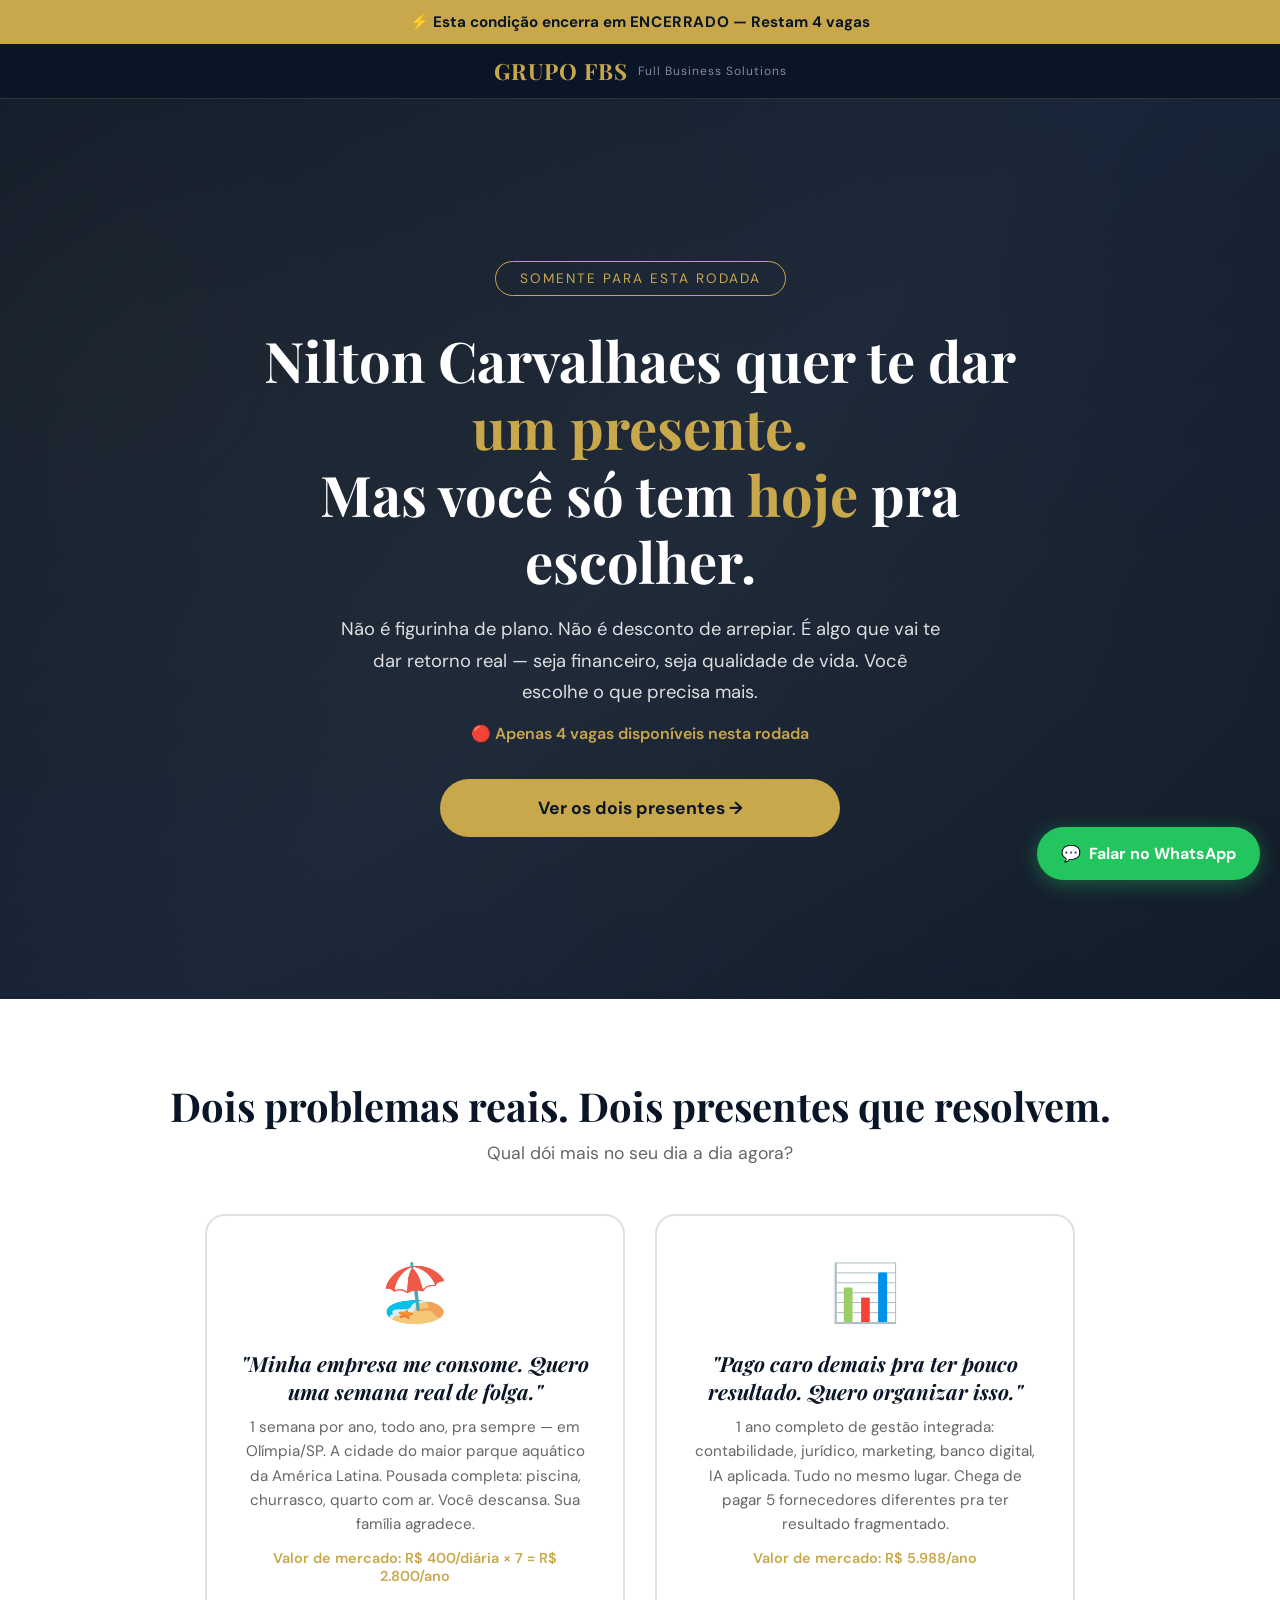
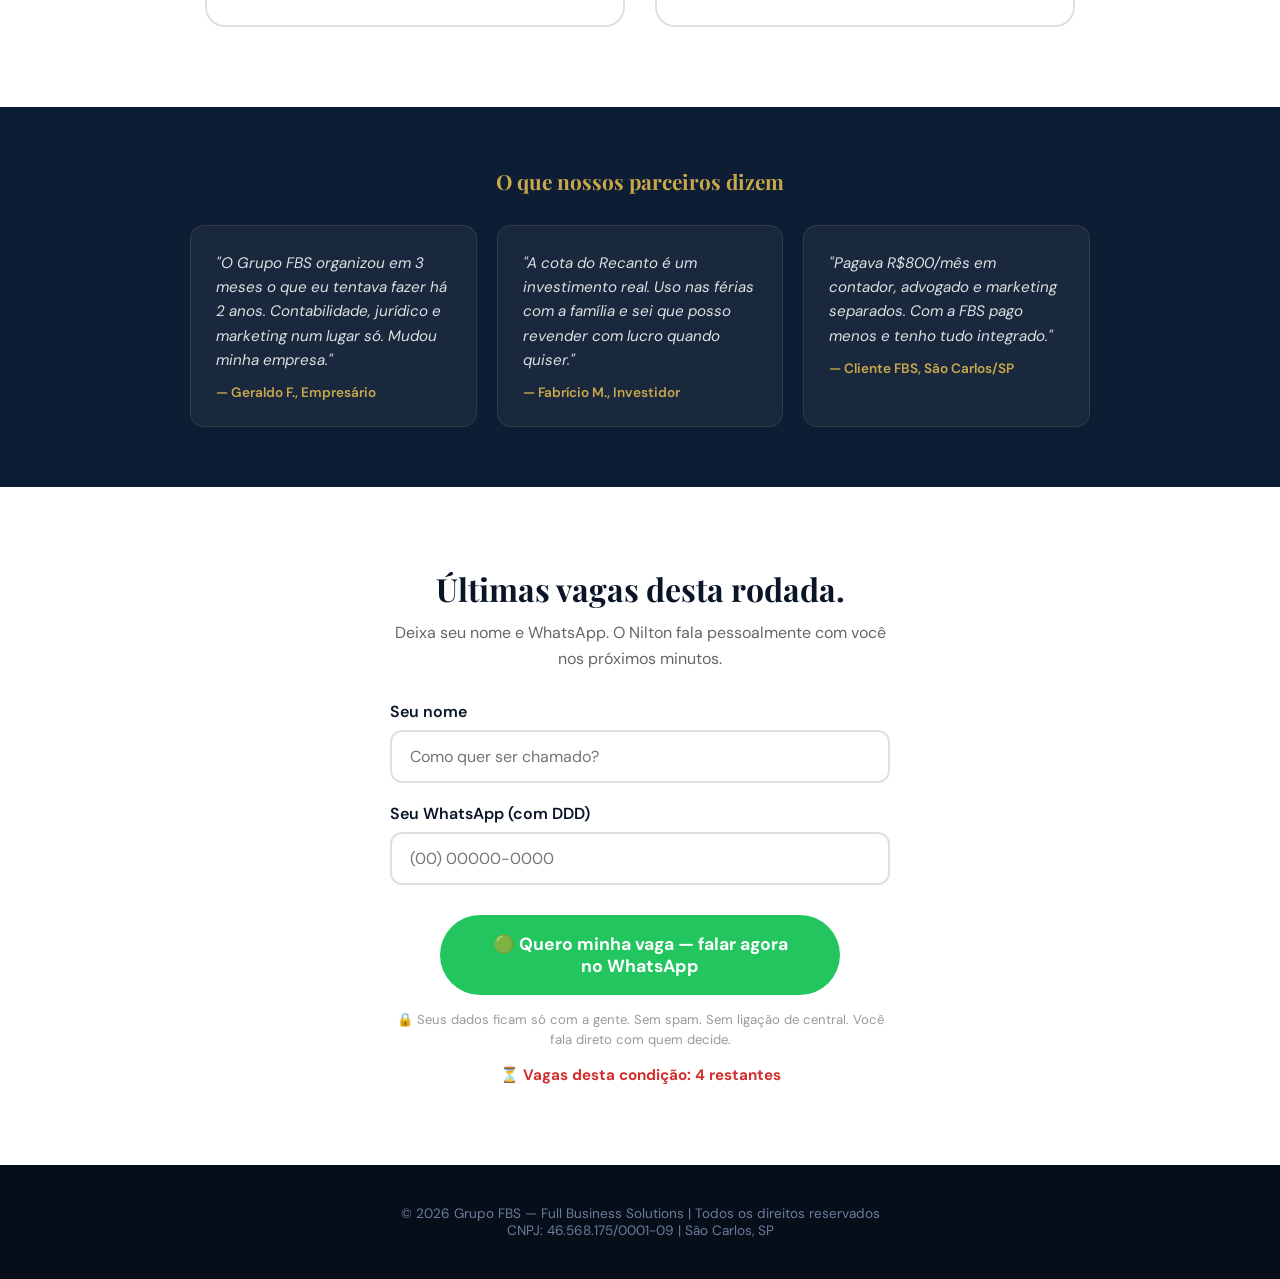
<file: index.html>
<!DOCTYPE html>
<html lang="pt-BR">
<head>
    <meta charset="UTF-8">
    <meta name="viewport" content="width=device-width, initial-scale=1.0">
    <title>Grupo FBS — Presente Exclusivo para Empresários</title>

    <link rel="preconnect" href="https://fonts.googleapis.com">
    <link rel="preconnect" href="https://fonts.gstatic.com" crossorigin>
    <link rel="preload" as="style" href="https://fonts.googleapis.com/css2?family=Playfair+Display:wght@400;600;700&family=DM+Sans:wght@400;500;600;700&display=swap">
    <link href="https://fonts.googleapis.com/css2?family=Playfair+Display:wght@400;600;700&family=DM+Sans:wght@400;500;600;700&display=swap" rel="stylesheet" media="print" onload="this.media='all'">
    <noscript><link href="https://fonts.googleapis.com/css2?family=Playfair+Display:wght@400;600;700&family=DM+Sans:wght@400;500;600;700&display=swap" rel="stylesheet"></noscript>

    <!-- META PIXEL — ⚠️ SUBSTITUIR YOUR_PIXEL_ID_HERE -->
    <script>
    !function(f,b,e,v,n,t,s){if(f.fbq)return;n=f.fbq=function(){n.callMethod?
    n.callMethod.apply(n,arguments):n.queue.push(arguments)};if(!f._fbq)f._fbq=n;
    n.push=n;n.loaded=!0;n.version='2.0';n.queue=[];t=b.createElement(e);t.async=!0;
    t.src=v;s=b.getElementsByTagName(e)[0];s.parentNode.insertBefore(t,s)}(window,
    document,'script','https://connect.facebook.net/en_US/fbevents.js');
    fbq('init','YOUR_PIXEL_ID_HERE');
    fbq('track','PageView');
    </script>
    <noscript><img height="1" width="1" style="display:none"
    src="https://www.facebook.com/tr?id=YOUR_PIXEL_ID_HERE&ev=PageView&noscript=1"/></noscript>

    <style>
        *{margin:0;padding:0;box-sizing:border-box}
        :root{--navy:#0A1628;--gold:#C9A84C;--gold-light:#E8D5A0;--white:#FFFFFF;--gray:#F5F5F5;--dark-gray:#333;--error:#D32F2F;--error-bg:#FFEBEE;--green:#22C55E}
        body{font-family:'DM Sans',sans-serif;color:var(--white);background:var(--navy)}
        h1,h2,h3,h4{font-family:'Playfair Display',serif}

        /* HEADER */
        .site-header{background:var(--navy);padding:12px 20px;display:flex;align-items:center;justify-content:center;border-bottom:1px solid rgba(201,168,76,.2)}
        .logo-text{font-family:'Playfair Display',serif;font-size:1.4rem;color:var(--gold);font-weight:700;letter-spacing:1px}
        .logo-sub{font-size:.75rem;color:rgba(255,255,255,.5);margin-left:10px;letter-spacing:1px}

        /* HERO */
        .hero{min-height:100vh;display:flex;flex-direction:column;align-items:center;justify-content:center;text-align:center;padding:40px 20px;background:linear-gradient(135deg,#0A1628 0%,#152238 50%,#0A1628 100%);position:relative;overflow:hidden}
        .hero::before{content:'';position:absolute;top:-50%;left:-50%;width:200%;height:200%;background:radial-gradient(circle at 30% 40%,rgba(201,168,76,.08) 0%,transparent 50%),radial-gradient(circle at 70% 60%,rgba(201,168,76,.05) 0%,transparent 50%);animation:shimmer 15s ease-in-out infinite alternate}
        @keyframes shimmer{0%{transform:translate(0,0)}100%{transform:translate(-5%,-5%)}}
        @media(prefers-reduced-motion:reduce){.hero::before{animation:none}}
        .hero-content{position:relative;z-index:1;max-width:800px}
        .hero-badge{display:inline-block;padding:8px 24px;border:1px solid var(--gold);border-radius:50px;font-size:.85rem;color:var(--gold);letter-spacing:2px;text-transform:uppercase;margin-bottom:30px}
        .hero h1{font-size:clamp(2rem,5vw,3.5rem);line-height:1.2;margin-bottom:20px}
        .hero h1 span{color:var(--gold)}
        .hero p{font-size:1.15rem;opacity:.85;margin-bottom:15px;max-width:600px;margin-left:auto;margin-right:auto;line-height:1.7}
        .hero-scarcity{color:var(--gold);font-weight:600;font-size:1rem;margin-bottom:35px}

        /* CHOICE */
        .choice-section{padding:80px 20px;background:var(--white);color:var(--dark-gray);text-align:center}
        .choice-section h2{font-size:clamp(1.8rem,4vw,2.5rem);color:var(--navy);margin-bottom:10px}
        .choice-section .subtitle{font-size:1.1rem;color:#666;margin-bottom:50px}
        .choices{display:flex;gap:30px;max-width:900px;margin:0 auto;flex-wrap:wrap;justify-content:center}
        .choice-card{flex:1;min-width:280px;max-width:420px;background:var(--white);border:2px solid #E0E0E0;border-radius:20px;padding:40px 30px;cursor:pointer;transition:all .3s ease;text-align:center}
        .choice-card:hover{border-color:var(--gold);transform:translateY(-5px);box-shadow:0 20px 60px rgba(201,168,76,.15)}
        .choice-card.selected{border-color:var(--gold);background:linear-gradient(135deg,#FFFDF5,#FFF);box-shadow:0 20px 60px rgba(201,168,76,.2)}
        .choice-emoji{font-size:3.5rem;margin-bottom:20px}
        .choice-card h3{font-size:1.3rem;color:var(--navy);margin-bottom:10px;font-style:italic}
        .choice-card p{color:#666;font-size:.95rem;line-height:1.6}
        .choice-card .valor-ref{color:var(--gold);font-weight:600;font-size:.9rem;margin-top:12px;display:block}

        /* REVEAL */
        .reveal{padding:80px 20px;background:var(--navy);text-align:center;display:none}
        .reveal.active{display:block}
        .reveal .pre-headline{font-size:1.1rem;color:var(--gold-light);opacity:.8;margin-bottom:10px}
        .reveal h2{font-size:clamp(1.8rem,4vw,2.8rem);margin-bottom:15px}
        .reveal h2 span{color:var(--gold)}
        .reveal>p{font-size:1.1rem;opacity:.8;margin-bottom:50px;max-width:650px;margin-left:auto;margin-right:auto;line-height:1.7}
        .package-grid{display:flex;gap:30px;max-width:900px;margin:0 auto 50px;flex-wrap:wrap;justify-content:center}
        .package-item{flex:1;min-width:280px;max-width:420px;background:rgba(255,255,255,.05);border:1px solid rgba(201,168,76,.3);border-radius:16px;padding:30px;text-align:left}
        .package-item h3{color:var(--gold);font-size:1.2rem;margin-bottom:15px}
        .package-item ul{list-style:none;padding:0}
        .package-item li{padding:8px 0 8px 25px;position:relative;font-size:.95rem;opacity:.9}
        .package-item li::before{content:'✓';position:absolute;left:0;color:var(--gold);font-weight:bold}

        /* PRICING */
        .pricing-box{max-width:600px;margin:0 auto 40px;background:linear-gradient(135deg,rgba(201,168,76,.15),rgba(201,168,76,.05));border:2px solid var(--gold);border-radius:20px;padding:40px;text-align:center}
        .price-compare{font-size:1.1rem;opacity:.7;text-decoration:line-through;margin-bottom:5px}
        .price-main{font-family:'Playfair Display',serif;font-size:clamp(2.5rem,6vw,3.5rem);color:var(--gold);font-weight:700;margin-bottom:5px}
        .price-installment{font-size:1.2rem;color:var(--gold-light);margin-bottom:15px}
        .price-guarantee{font-size:.95rem;opacity:.8;margin-bottom:8px}
        .price-explain{font-size:.85rem;opacity:.6;margin-bottom:25px;line-height:1.5}
        .price-microcopy{font-size:.85rem;opacity:.6;margin-top:15px}

        /* PROVA SOCIAL */
        .social-proof{padding:60px 20px;background:#0D1D33;text-align:center}
        .social-proof h3{color:var(--gold);font-size:1.3rem;margin-bottom:30px}
        .testimonials{display:flex;gap:20px;flex-wrap:wrap;justify-content:center;max-width:900px;margin:0 auto}
        .testimonial{flex:1;min-width:250px;max-width:380px;background:rgba(255,255,255,.05);border:1px solid rgba(201,168,76,.15);border-radius:14px;padding:25px;text-align:left}
        .testimonial p{font-size:.95rem;opacity:.85;line-height:1.6;font-style:italic;margin-bottom:12px}
        .testimonial .author{font-size:.85rem;color:var(--gold);font-weight:600}

        /* FORM */
        .form-section{padding:80px 20px;background:var(--white);color:var(--dark-gray)}
        .form-container{max-width:500px;margin:0 auto;text-align:center}
        .form-container h2{color:var(--navy);font-size:2rem;margin-bottom:10px}
        .form-container>p{color:#666;margin-bottom:30px;line-height:1.6}
        .form-group{margin-bottom:20px;text-align:left}
        .form-group label{display:block;font-weight:600;margin-bottom:8px;color:var(--navy)}
        .form-group input{width:100%;padding:14px 18px;border:2px solid #E0E0E0;border-radius:12px;font-size:1rem;font-family:'DM Sans',sans-serif;transition:border-color .3s}
        .form-group input:focus{outline:none;border-color:var(--gold)}
        .form-group.has-error input{border-color:var(--error);background:var(--error-bg)}
        .form-error{display:none;color:var(--error);font-size:.82rem;margin-top:5px;font-weight:500}
        .form-group.has-error .form-error{display:block}
        .form-group.is-valid input{border-color:#2E7D32}
        .form-security{font-size:.82rem;color:#999;margin-top:15px;line-height:1.5}
        .form-vagas{color:var(--error);font-weight:700;font-size:.95rem;margin-top:15px}

        /* WA FLOAT */
        .wa-float{position:fixed;bottom:20px;right:20px;z-index:200;background:var(--green);color:var(--white);padding:16px 24px;border-radius:50px;font-weight:700;font-size:1rem;text-decoration:none;box-shadow:0 4px 20px rgba(34,197,94,.4);transition:all .3s;display:flex;align-items:center;gap:8px}
        .wa-float:hover{transform:translateY(-3px);box-shadow:0 8px 30px rgba(34,197,94,.5)}
        @keyframes pulse-green{0%,100%{box-shadow:0 4px 20px rgba(34,197,94,.4)}50%{box-shadow:0 4px 30px rgba(34,197,94,.7)}}
        .wa-float{animation:pulse-green 2s infinite}

        /* CTA */
        .cta-btn{display:inline-block;padding:18px 50px;background:var(--gold);color:var(--navy);font-size:1.1rem;font-weight:700;font-family:'DM Sans',sans-serif;border:none;border-radius:50px;cursor:pointer;text-decoration:none;transition:all .3s ease;width:100%;max-width:400px}
        .cta-btn:hover{background:var(--gold-light);transform:translateY(-2px);box-shadow:0 10px 30px rgba(201,168,76,.3)}
        .cta-btn:disabled{opacity:.6;cursor:not-allowed;transform:none;box-shadow:none}
        .cta-btn-green{background:var(--green);color:var(--white)}
        .cta-btn-green:hover{background:#16A34A;box-shadow:0 10px 30px rgba(34,197,94,.3)}
        @keyframes pulse-btn{0%,100%{transform:scale(1)}50%{transform:scale(1.02)}}
        .cta-btn-green{animation:pulse-btn 2s infinite}

        /* POUSADA DETAILS */
        .pousada-details{padding:60px 20px;background:linear-gradient(135deg,#0D1D33,#0A1628);text-align:center;display:none}
        .pousada-details.active{display:block}
        .pousada-details h3{color:var(--gold);font-size:1.6rem;margin-bottom:25px}
        .amenities{display:flex;gap:20px;flex-wrap:wrap;justify-content:center;max-width:700px;margin:0 auto 30px}
        .amenity{background:rgba(255,255,255,.05);border:1px solid rgba(201,168,76,.2);border-radius:12px;padding:20px;min-width:140px;text-align:center}
        .amenity-icon{font-size:2rem;margin-bottom:8px}
        .amenity-text{font-size:.85rem;opacity:.8}
        .math-box{max-width:500px;margin:30px auto;background:rgba(201,168,76,.1);border-radius:16px;padding:30px;text-align:left}
        .math-row{display:flex;justify-content:space-between;padding:10px 0;border-bottom:1px solid rgba(255,255,255,.1)}
        .math-row:last-child{border:none}
        .math-row .label{opacity:.8}
        .math-row .value{color:var(--gold);font-weight:600}
        .math-row.total{font-size:1.2rem;padding-top:15px}
        .math-row.total .value{font-size:1.4rem}

        /* URGENCY */
        .urgency-bar{background:var(--gold);color:var(--navy);text-align:center;padding:12px 20px;font-weight:700;font-size:.95rem;position:sticky;top:0;z-index:100}
        #countdown{font-variant-numeric:tabular-nums;letter-spacing:.04em}

        /* FOOTER */
        footer{padding:40px 20px;background:#060E1A;text-align:center;font-size:.85rem;color:#6B7D99}

        @media(max-width:600px){
            .choices,.package-grid,.testimonials{flex-direction:column;align-items:center}
            .hero{padding:30px 15px}
            .wa-float span.wa-text{display:none}
        }
    </style>
</head>
<body>

    <!-- URGENCY BAR -->
    <div class="urgency-bar" role="banner" aria-live="polite">
        ⚡ Esta condição encerra em <span id="countdown">carregando...</span> — Restam <span id="vagas-count">4</span> vagas
    </div>

    <!-- HEADER com logo -->
    <header class="site-header">
        <span class="logo-text">GRUPO FBS</span>
        <span class="logo-sub">Full Business Solutions</span>
    </header>

    <!-- HERO — Copy Mouse -->
    <section class="hero">
        <div class="hero-content">
            <div class="hero-badge">Somente para esta rodada</div>
            <h1>Nilton Carvalhaes quer te dar <span>um presente.</span><br>Mas você só tem <span>hoje</span> pra escolher.</h1>
            <p>Não é figurinha de plano. Não é desconto de arrepiar. É algo que vai te dar retorno real — seja financeiro, seja qualidade de vida. Você escolhe o que precisa mais.</p>
            <div class="hero-scarcity">🔴 Apenas <span id="vagas-hero">4</span> vagas disponíveis nesta rodada</div>
            <a href="#escolha" class="cta-btn">Ver os dois presentes →</a>
        </div>
    </section>

    <!-- CHOICE — Copy Mouse -->
    <section class="choice-section" id="escolha">
        <h2>Dois problemas reais. Dois presentes que resolvem.</h2>
        <p class="subtitle">Qual dói mais no seu dia a dia agora?</p>
        <div class="choices">
            <div class="choice-card" onclick="selectChoice('pousada', this)" role="button" tabindex="0" aria-pressed="false" onkeydown="if(event.key==='Enter'||event.key===' ')selectChoice('pousada',this)">
                <div class="choice-emoji" aria-hidden="true">🏖️</div>
                <h3>"Minha empresa me consome. Quero uma semana real de folga."</h3>
                <p>1 semana por ano, todo ano, pra sempre — em Olímpia/SP. A cidade do maior parque aquático da América Latina. Pousada completa: piscina, churrasco, quarto com ar. Você descansa. Sua família agradece.</p>
                <span class="valor-ref">Valor de mercado: R$ 400/diária × 7 = R$ 2.800/ano</span>
            </div>
            <div class="choice-card" onclick="selectChoice('gestao', this)" role="button" tabindex="0" aria-pressed="false" onkeydown="if(event.key==='Enter'||event.key===' ')selectChoice('gestao',this)">
                <div class="choice-emoji" aria-hidden="true">📊</div>
                <h3>"Pago caro demais pra ter pouco resultado. Quero organizar isso."</h3>
                <p>1 ano completo de gestão integrada: contabilidade, jurídico, marketing, banco digital, IA aplicada. Tudo no mesmo lugar. Chega de pagar 5 fornecedores diferentes pra ter resultado fragmentado.</p>
                <span class="valor-ref">Valor de mercado: R$ 5.988/ano</span>
            </div>
        </div>
    </section>

    <!-- POUSADA DETAILS -->
    <section class="pousada-details" id="pousada-details">
        <h3>Você escolheu gestão — ótimo gosto! Mas sabia que...</h3>
        <div class="amenities">
            <div class="amenity"><div class="amenity-icon" aria-hidden="true">🏊</div><div class="amenity-text">2 Piscinas</div></div>
            <div class="amenity"><div class="amenity-icon" aria-hidden="true">🥩</div><div class="amenity-text">4 Quiosques com churrasqueira</div></div>
            <div class="amenity"><div class="amenity-icon" aria-hidden="true">❄️</div><div class="amenity-text">Ar-condicionado em todos os quartos</div></div>
            <div class="amenity"><div class="amenity-icon" aria-hidden="true">🧊</div><div class="amenity-text">Frigobar exclusivo</div></div>
            <div class="amenity"><div class="amenity-icon" aria-hidden="true">🚿</div><div class="amenity-text">Banheiros privativos</div></div>
            <div class="amenity"><div class="amenity-icon" aria-hidden="true">🎢</div><div class="amenity-text">Olímpia: capital do turismo</div></div>
        </div>
        <div class="math-box">
            <div class="math-row"><span class="label">Diária média fim de semana em Olímpia</span><span class="value">R$ 400</span></div>
            <div class="math-row"><span class="label">1 semana por ano (7 diárias)</span><span class="value">R$ 2.800/ano</span></div>
            <div class="math-row"><span class="label">10 anos de uso</span><span class="value">R$ 28.000</span></div>
            <div class="math-row"><span class="label">1 ano de gestão FBS (12 meses)</span><span class="value">R$ 5.988</span></div>
            <div class="math-row total"><span class="label">Valor total do pacote</span><span class="value">R$ 33.988</span></div>
        </div>
    </section>

    <!-- REVEAL — Copy Mouse -->
    <section class="reveal" id="reveal">
        <p class="pre-headline">Espera. Antes de você escolher só um...</p>
        <h2>E se você levasse <span>os dois por R$ 3.000?</span></h2>
        <p>Sim. Os dois. A semana vitalícia na pousada <strong>mais</strong> a gestão completa por 1 ano. Não é erro de digitação. É uma condição que o Nilton abriu pessoalmente para fechar essa rodada — e que fecha quando as vagas acabarem.</p>
        <div class="package-grid">
            <div class="package-item">
                <h3>🏖️ Cota Recanto das Águas</h3>
                <ul>
                    <li>1 semana por ano — vitalícia</li>
                    <li>Pousada completa em Olímpia/SP</li>
                    <li>2 piscinas + 4 quiosques</li>
                    <li>Quartos com ar + frigobar</li>
                    <li>Recompra garantida: R$ 8.000</li>
                    <li>Valorização de +167%</li>
                </ul>
            </div>
            <div class="package-item">
                <h3>📊 Gestão FBS Completa (1 ano)</h3>
                <ul>
                    <li>Contabilidade e fiscal</li>
                    <li>Assessoria jurídica integrada</li>
                    <li>Marketing digital completo</li>
                    <li>CRM e gestão de clientes</li>
                    <li>Banco digital FBS PAY</li>
                    <li>Inteligência artificial aplicada</li>
                </ul>
            </div>
        </div>
        <div class="pricing-box">
            <div class="price-compare">De R$ 33.988 em valor real</div>
            <div class="price-main">R$ 3.000</div>
            <div class="price-installment">10x de R$ 300 no cartão</div>
            <div class="price-guarantee">📈 Cota com recompra garantida de R$ 8.000 (+167%)</div>
            <div class="price-explain">A recompra é contratual, disponível após 12 meses de uso. Garantida pela FBS Imobiliária.</div>
            <a href="#formulario" class="cta-btn">🔒 Garantir minha vaga agora →</a>
            <div class="price-microcopy">Sem taxa de adesão • Vaga confirmada em minutos</div>
        </div>
    </section>

    <!-- PROVA SOCIAL — Correção Lock -->
    <section class="social-proof" id="prova-social">
        <h3>O que nossos parceiros dizem</h3>
        <div class="testimonials">
            <div class="testimonial">
                <p>"O Grupo FBS organizou em 3 meses o que eu tentava fazer há 2 anos. Contabilidade, jurídico e marketing num lugar só. Mudou minha empresa."</p>
                <div class="author">— Geraldo F., Empresário</div>
            </div>
            <div class="testimonial">
                <p>"A cota do Recanto é um investimento real. Uso nas férias com a família e sei que posso revender com lucro quando quiser."</p>
                <div class="author">— Fabrício M., Investidor</div>
            </div>
            <div class="testimonial">
                <p>"Pagava R$800/mês em contador, advogado e marketing separados. Com a FBS pago menos e tenho tudo integrado."</p>
                <div class="author">— Cliente FBS, São Carlos/SP</div>
            </div>
        </div>
    </section>

    <!-- FORM — Simplificado (Sati: só Nome + WhatsApp) -->
    <section class="form-section" id="formulario">
        <div class="form-container">
            <h2>Últimas vagas desta rodada.</h2>
            <p>Deixa seu nome e WhatsApp. O Nilton fala pessoalmente com você nos próximos minutos.</p>

            <form id="lead-form" onsubmit="submitForm(event)" novalidate>
                <div class="form-group" id="group-nome">
                    <label for="nome">Seu nome</label>
                    <input type="text" id="nome" placeholder="Como quer ser chamado?" autocomplete="name">
                    <span class="form-error" id="error-nome">Digite seu nome (mín. 3 caracteres)</span>
                </div>

                <div class="form-group" id="group-whatsapp">
                    <label for="whatsapp">Seu WhatsApp (com DDD)</label>
                    <input type="tel" id="whatsapp" placeholder="(00) 00000-0000" autocomplete="tel" maxlength="16">
                    <span class="form-error" id="error-whatsapp">Informe um WhatsApp válido com DDD (11 dígitos)</span>
                </div>

                <button type="submit" class="cta-btn cta-btn-green" id="submit-btn" style="margin-top:10px">
                    🟢 Quero minha vaga — falar agora no WhatsApp
                </button>
            </form>

            <div class="form-security">🔒 Seus dados ficam só com a gente. Sem spam. Sem ligação de central. Você fala direto com quem decide.</div>
            <div class="form-vagas">⏳ Vagas desta condição: <span id="vagas-form">4</span> restantes</div>
        </div>
    </section>

    <!-- WhatsApp Float -->
    <a href="https://wa.me/5516992755986?text=Quero%20saber%20mais%20sobre%20o%20pacote%20Select%20Cotas%20%2B%20FBS" target="_blank" class="wa-float" aria-label="Falar no WhatsApp">
        💬 <span class="wa-text">Falar no WhatsApp</span>
    </a>

    <footer>
        <p>© 2026 Grupo FBS — Full Business Solutions | Todos os direitos reservados</p>
        <p>CNPJ: 46.568.175/0001-09 | São Carlos, SP</p>
    </footer>

    <script>
    // COUNTDOWN — encerra amanhã 03/04 23:59 BRT
    (function(){
        var deadline = new Date('2026-04-04T02:59:00Z'); // 03/04 23:59 BRT = 04/04 02:59 UTC
        function update(){
            var now=new Date();var diff=deadline-now;
            if(diff<=0){document.getElementById('countdown').textContent='ENCERRADO';return}
            var h=Math.floor(diff/3600000);var m=Math.floor((diff%3600000)/60000);var s=Math.floor((diff%60000)/1000);
            var pad=function(n){return n<10?'0'+n:''+n};
            document.getElementById('countdown').textContent=pad(h)+'h '+pad(m)+'m '+pad(s)+'s';
        }
        update();setInterval(update,1000);
    })();

    // UTM TRACKING
    var _utms=(function(){var p=new URLSearchParams(window.location.search);return{source:p.get('utm_source')||'',medium:p.get('utm_medium')||'',campaign:p.get('utm_campaign')||''}})();

    // META PIXEL helper
    function pixelTrack(ev,params){if(typeof fbq==='function')fbq('track',ev,params||{})}

    // TELEGRAM WEBHOOK — ⚠️ SUBSTITUIR TOKEN
    var TELEGRAM_TOKEN='SEU_TOKEN_COMPLETO';
    var TELEGRAM_CHAT='996533875';

    function sendTelegram(nome,whatsapp,interesse){
        var msg='🔥 Novo lead!\n\n👤 Nome: '+nome+'\n📱 WhatsApp: '+whatsapp+'\n💡 Interesse: '+interesse;
        if(_utms.source||_utms.medium||_utms.campaign){
            msg+='\n\n📊 Origem:';
            if(_utms.source)msg+='\n  Source: '+_utms.source;
            if(_utms.medium)msg+='\n  Medium: '+_utms.medium;
            if(_utms.campaign)msg+='\n  Campaign: '+_utms.campaign;
        }
        fetch('https://api.telegram.org/bot'+TELEGRAM_TOKEN+'/sendMessage',{
            method:'POST',headers:{'Content-Type':'application/json'},
            body:JSON.stringify({chat_id:TELEGRAM_CHAT,text:msg})
        }).catch(function(){});
    }

    // CHOICE SELECTION
    var chosenInterest='ambos';
    function selectChoice(type,el){
        document.querySelectorAll('.choice-card').forEach(function(c){c.classList.remove('selected')});
        el.classList.add('selected');
        chosenInterest=(type==='pousada')?'Cota Pousada':'Gestão FBS';
        pixelTrack('ViewContent',{content_name:chosenInterest});
        var reveal=document.getElementById('reveal');
        var pd=document.getElementById('pousada-details');
        if(type==='gestao'){
            pd.classList.add('active');
            setTimeout(function(){reveal.classList.add('active');setTimeout(function(){reveal.scrollIntoView({behavior:'smooth'})},300)},2000);
        }else{
            pd.classList.remove('active');
            reveal.classList.add('active');
            setTimeout(function(){reveal.scrollIntoView({behavior:'smooth'})},300);
        }
    }

    // FORM VALIDATION
    function onlyDigits(s){return s.replace(/\D/g,'')}
    function setFieldState(id,ok,show){var g=document.getElementById(id);if(!show){g.classList.remove('has-error','is-valid');return}g.classList.toggle('has-error',!ok);g.classList.toggle('is-valid',ok)}
    function validateNome(){var v=document.getElementById('nome').value.trim();var ok=v.length>=3;setFieldState('group-nome',ok,true);return ok}
    function validateWhatsapp(){var d=onlyDigits(document.getElementById('whatsapp').value);var ok=d.length===11;setFieldState('group-whatsapp',ok,true);return ok}

    document.getElementById('nome').addEventListener('blur',validateNome);
    document.getElementById('whatsapp').addEventListener('blur',validateWhatsapp);

    // WhatsApp mask
    document.getElementById('whatsapp').addEventListener('input',function(e){
        var v=onlyDigits(e.target.value);if(v.length>11)v=v.slice(0,11);
        if(v.length>7)v='('+v.slice(0,2)+') '+v.slice(2,7)+'-'+v.slice(7);
        else if(v.length>2)v='('+v.slice(0,2)+') '+v.slice(2);
        e.target.value=v;
    });

    // SUBMIT
    function submitForm(e){
        e.preventDefault();
        if(!validateNome()||!validateWhatsapp())return;
        var btn=document.getElementById('submit-btn');
        btn.disabled=true;btn.textContent='Abrindo WhatsApp...';
        var nome=document.getElementById('nome').value.trim();
        var whatsapp=document.getElementById('whatsapp').value.trim();
        pixelTrack('Lead',{content_name:chosenInterest});
        sendTelegram(nome,whatsapp,chosenInterest);
        var utmInfo='';
        if(_utms.source||_utms.medium||_utms.campaign){
            utmInfo='\n[origem: '+[_utms.source,_utms.medium,_utms.campaign].filter(Boolean).join(' / ')+']';
        }
        var msg=encodeURIComponent('Olá! Me chamo '+nome+'.\nTenho interesse no pacote FBS + Cota Recanto das Águas.\nInteresse: '+chosenInterest+'\nMeu WhatsApp: '+whatsapp+utmInfo);
        setTimeout(function(){
            window.open('https://wa.me/5516992755986?text='+msg,'_blank');
            setTimeout(function(){btn.disabled=false;btn.textContent='🟢 Quero minha vaga — falar agora no WhatsApp'},3000);
        },300);
    }
    </script>

</body>
</html>
</file>
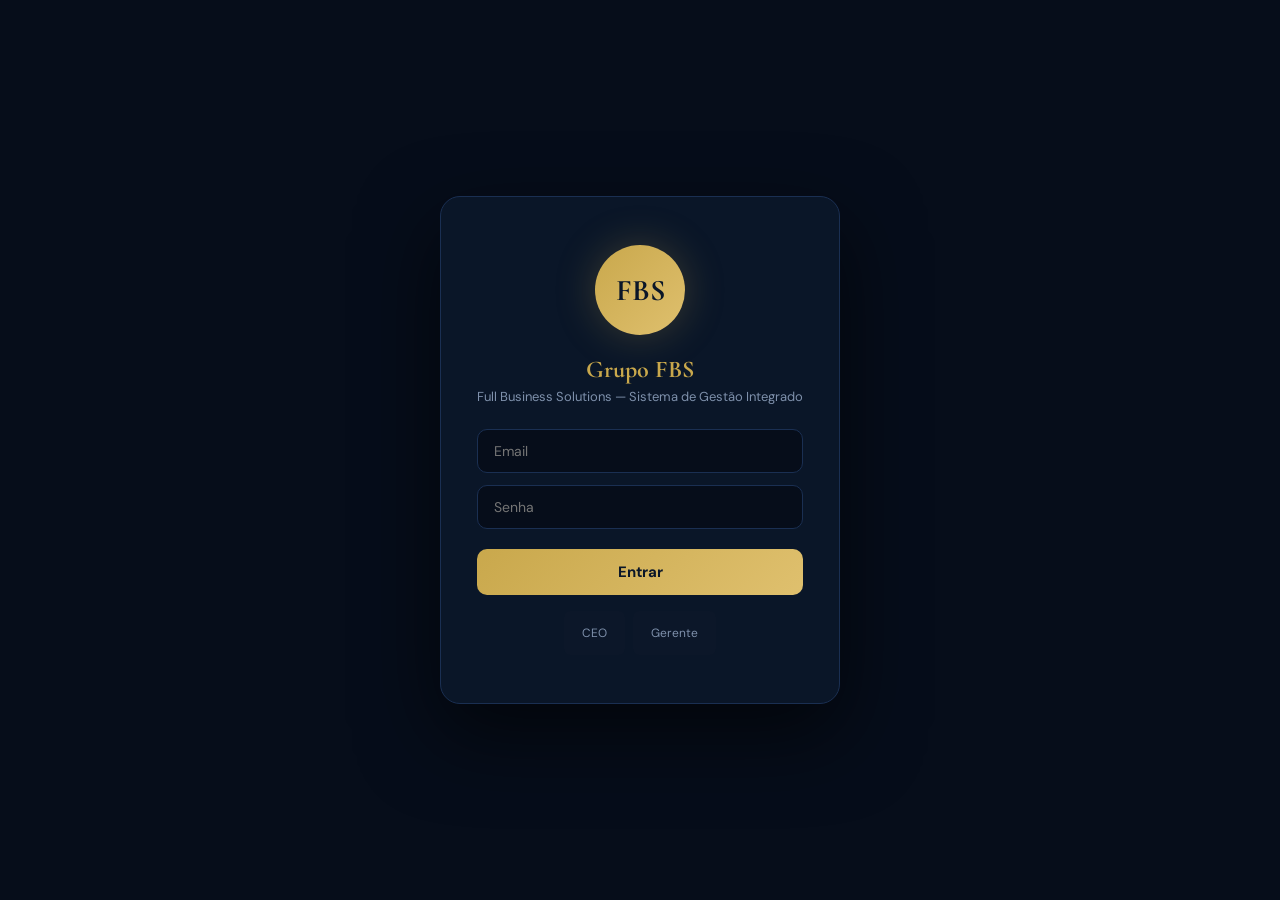
<file: fbs-sistema/index.html>
<!doctype html><html lang="pt-BR"><head><meta charset="UTF-8"/><meta name="viewport" content="width=device-width,initial-scale=1"/><title>FBS — Sistema de Gestão Integrado</title><link rel="preconnect" href="https://fonts.googleapis.com"/><link rel="preconnect" href="https://fonts.gstatic.com" crossorigin/><link href="https://fonts.googleapis.com/css2?family=Cormorant+Garamond:wght@400;600;700;900&family=DM+Sans:wght@300;400;500;600;700&family=JetBrains+Mono:wght@400;500;700&display=swap" rel="stylesheet"/><script defer="defer" src="./static/js/main.e62eac33.js"></script><link href="./static/css/main.321d76e8.css" rel="stylesheet"></head><body><div id="root"></div></body></html>
</file>
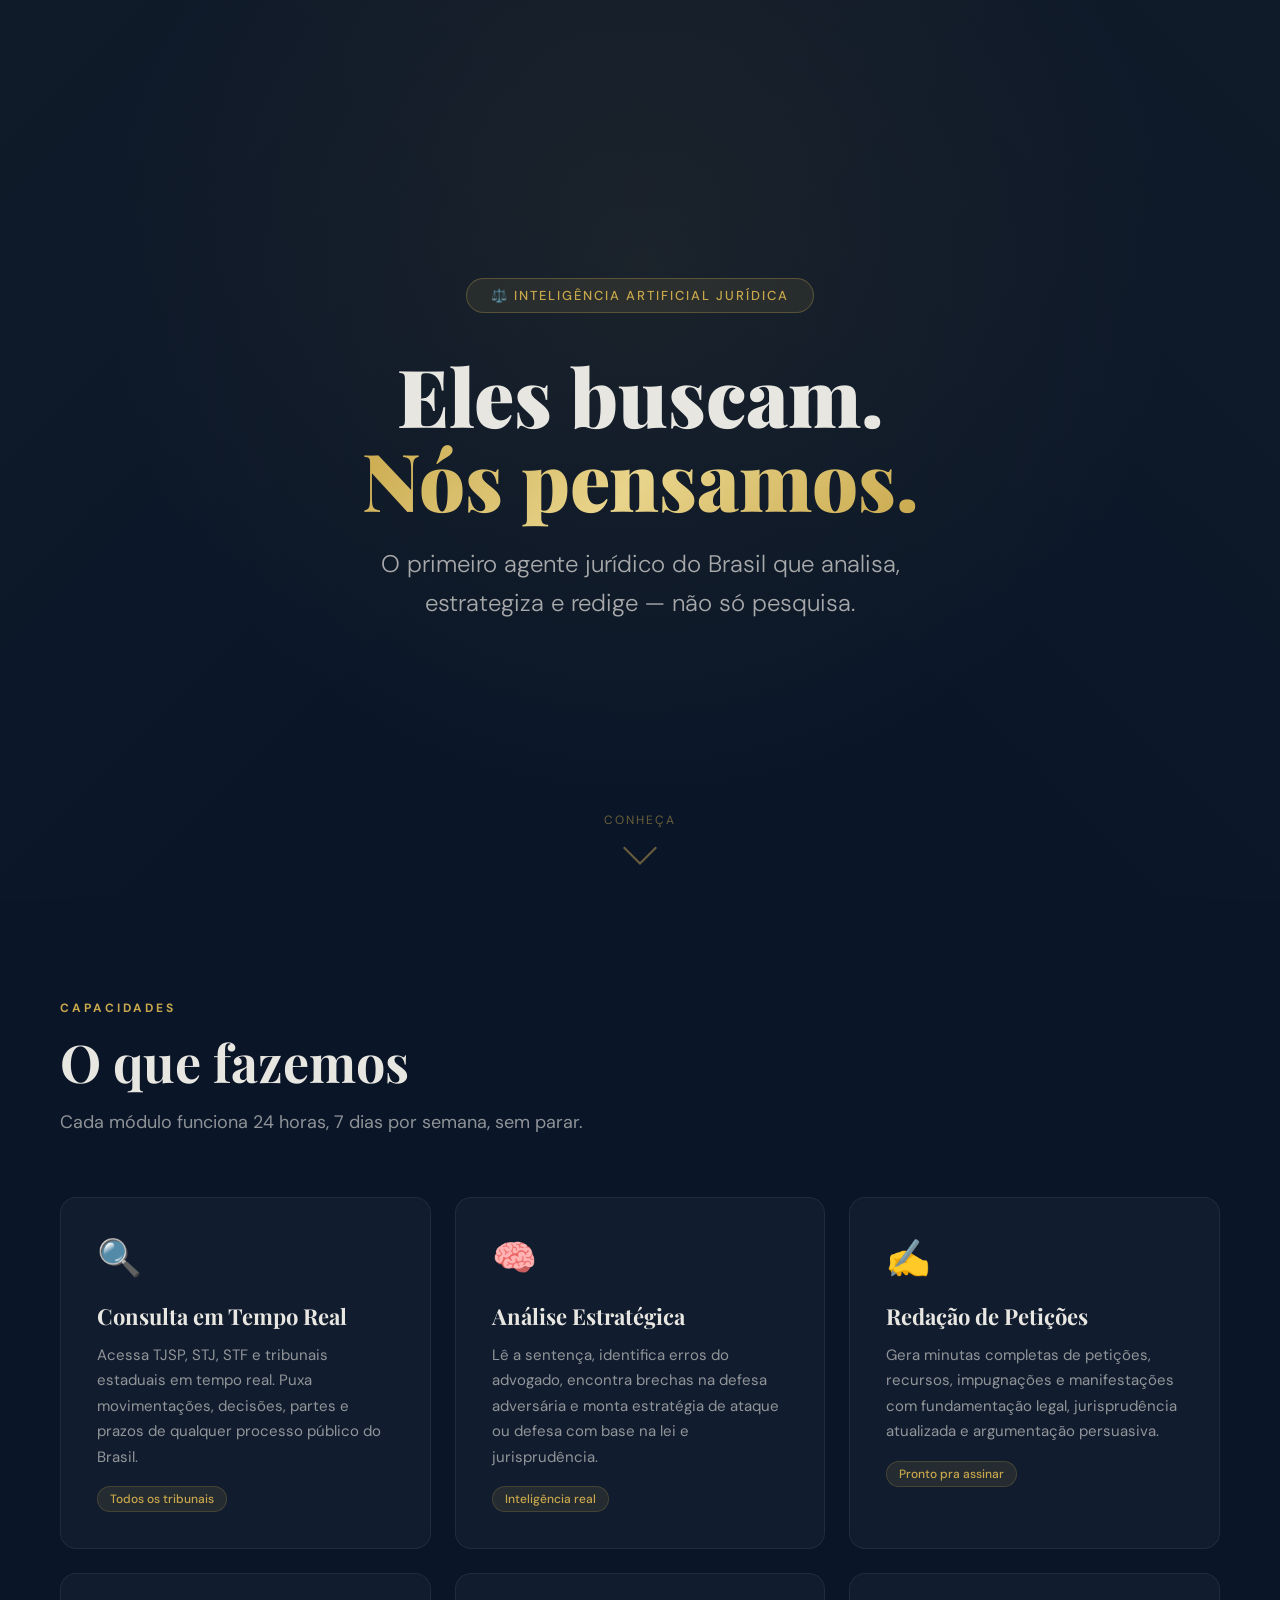
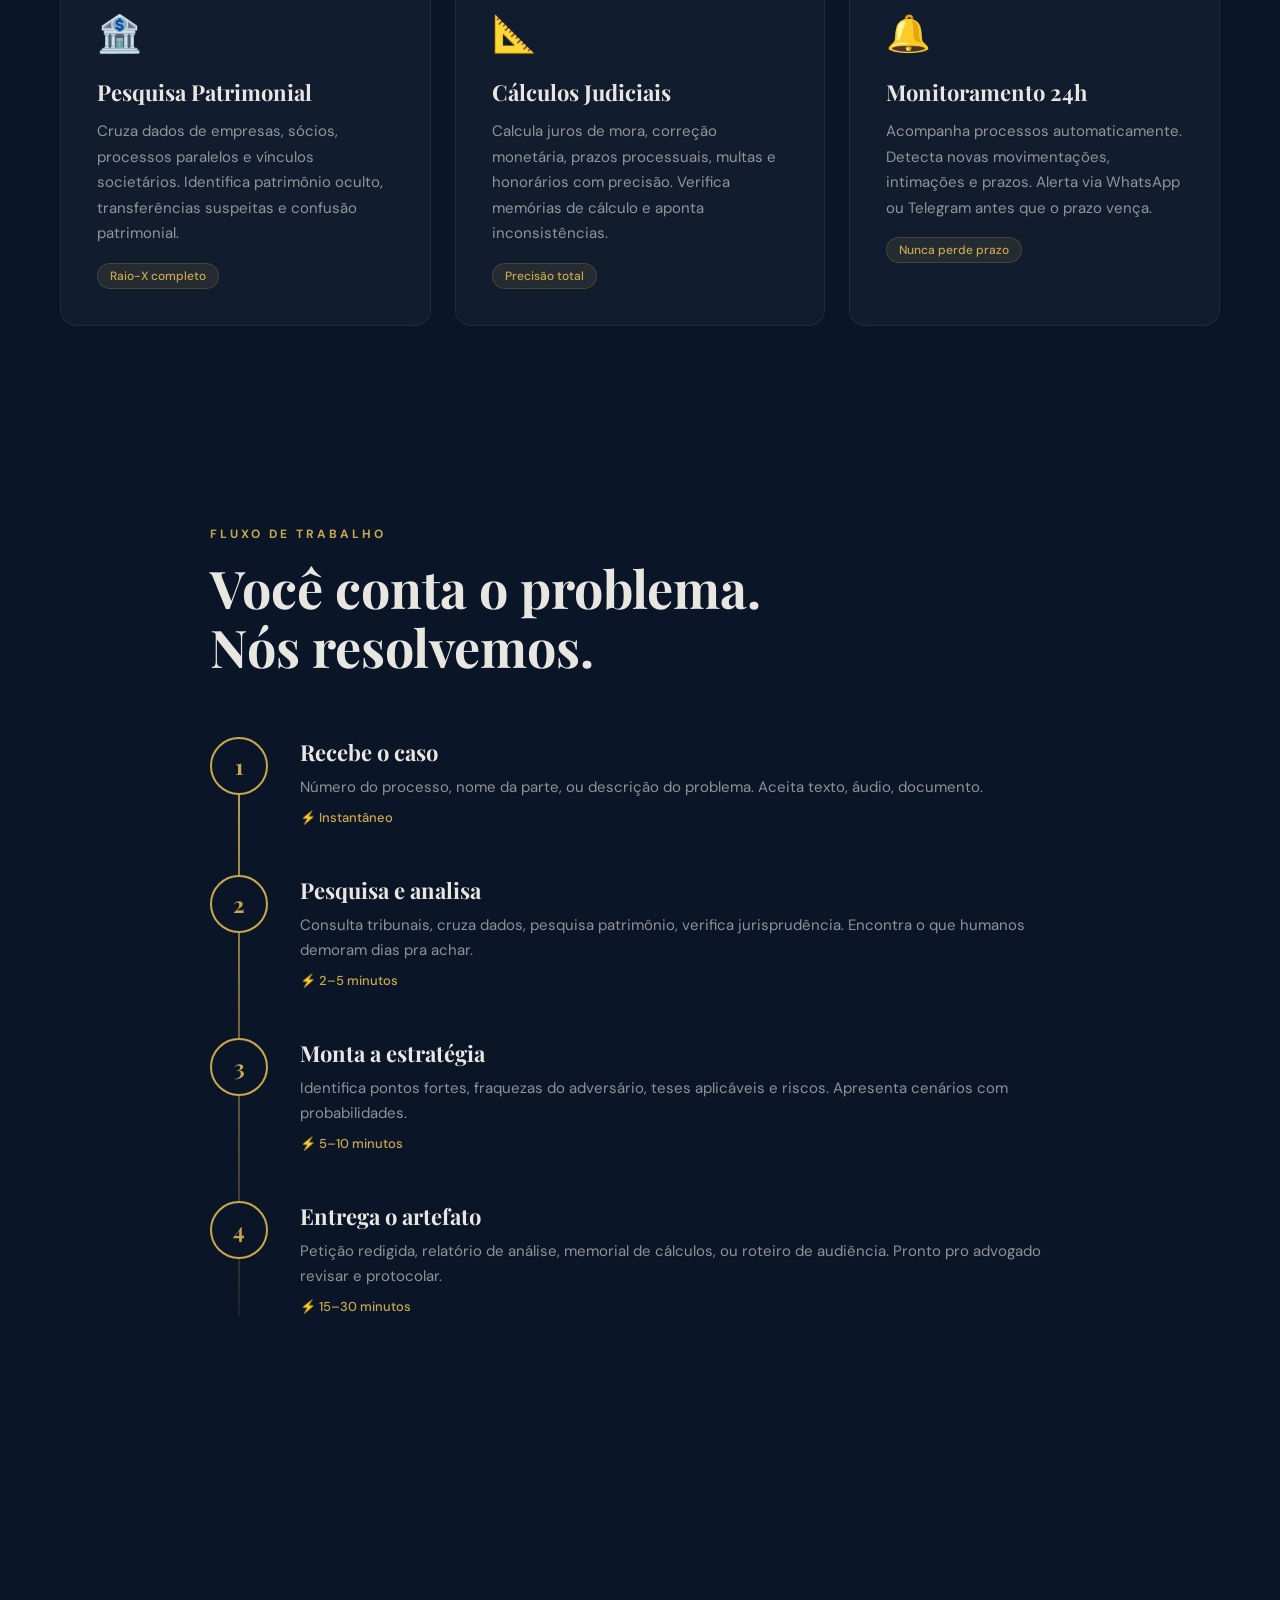
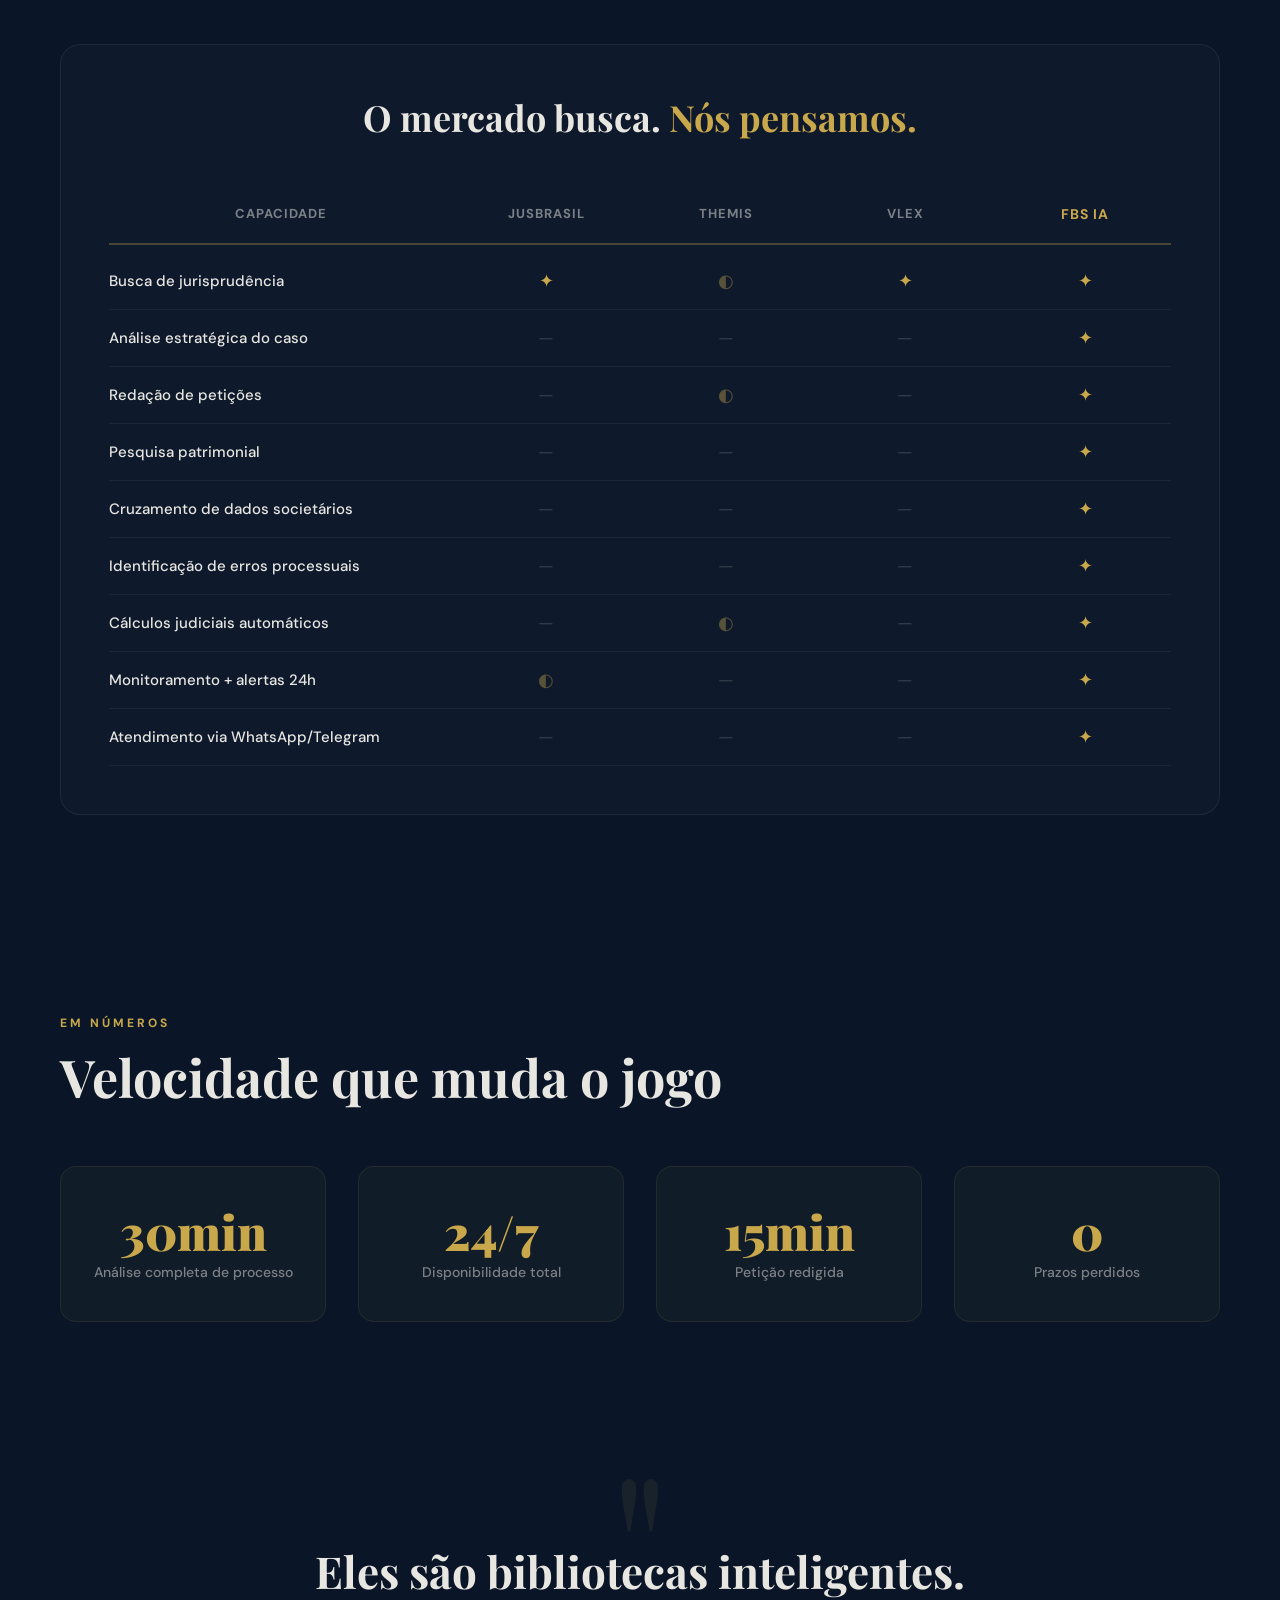
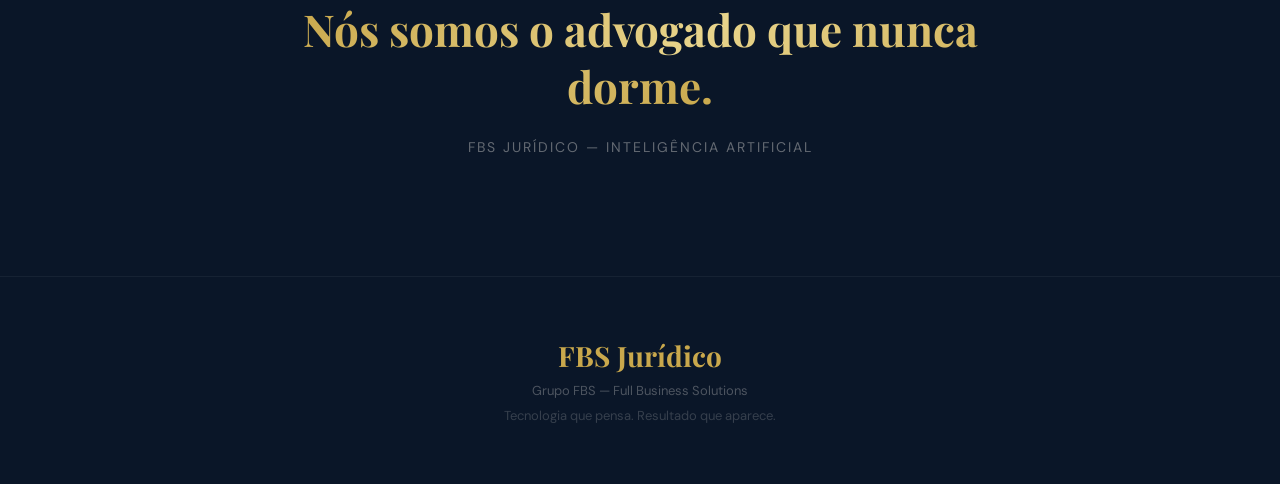
<file: apresentacao-agente-juridico.html>
<!DOCTYPE html>
<html lang="pt-BR">
<head>
<meta charset="UTF-8">
<meta name="viewport" content="width=device-width, initial-scale=1.0">
<title>FBS Jurídico — Inteligência Artificial</title>
<style>
  @import url('https://fonts.googleapis.com/css2?family=Playfair+Display:wght@400;700;900&family=DM+Sans:wght@300;400;500;700&display=swap');

  * { margin: 0; padding: 0; box-sizing: border-box; }

  body {
    font-family: 'DM Sans', sans-serif;
    background: #0A1628;
    color: #E8E6E1;
    overflow-x: hidden;
  }

  /* === HERO === */
  .hero {
    min-height: 100vh;
    display: flex;
    flex-direction: column;
    justify-content: center;
    align-items: center;
    text-align: center;
    padding: 40px 20px;
    position: relative;
    background: radial-gradient(ellipse at 50% 30%, rgba(201,168,76,0.08) 0%, transparent 60%);
  }

  .hero::before {
    content: '';
    position: absolute;
    top: 0; left: 0; right: 0; bottom: 0;
    background: 
      linear-gradient(135deg, rgba(201,168,76,0.03) 0%, transparent 50%),
      linear-gradient(225deg, rgba(201,168,76,0.03) 0%, transparent 50%);
    pointer-events: none;
  }

  .badge {
    display: inline-flex;
    align-items: center;
    gap: 8px;
    background: rgba(201,168,76,0.1);
    border: 1px solid rgba(201,168,76,0.3);
    border-radius: 50px;
    padding: 8px 24px;
    font-size: 13px;
    font-weight: 500;
    color: #C9A84C;
    letter-spacing: 2px;
    text-transform: uppercase;
    margin-bottom: 40px;
    animation: fadeIn 1s ease;
  }

  .hero h1 {
    font-family: 'Playfair Display', serif;
    font-size: clamp(42px, 7vw, 80px);
    font-weight: 900;
    line-height: 1.05;
    margin-bottom: 24px;
    animation: fadeUp 1s ease 0.2s both;
  }

  .hero h1 .gold {
    background: linear-gradient(135deg, #C9A84C, #E8D48B, #C9A84C);
    -webkit-background-clip: text;
    -webkit-text-fill-color: transparent;
    background-clip: text;
  }

  .hero p {
    font-size: clamp(18px, 2.5vw, 24px);
    font-weight: 300;
    color: rgba(232,230,225,0.7);
    max-width: 600px;
    line-height: 1.6;
    animation: fadeUp 1s ease 0.4s both;
  }

  .scroll-indicator {
    position: absolute;
    bottom: 40px;
    display: flex;
    flex-direction: column;
    align-items: center;
    gap: 8px;
    color: rgba(201,168,76,0.5);
    font-size: 12px;
    letter-spacing: 2px;
    text-transform: uppercase;
    animation: bounce 2s infinite;
  }

  .scroll-indicator .arrow {
    width: 24px;
    height: 24px;
    border-right: 2px solid rgba(201,168,76,0.5);
    border-bottom: 2px solid rgba(201,168,76,0.5);
    transform: rotate(45deg);
  }

  /* === SECTION === */
  section {
    padding: 100px 20px;
    max-width: 1200px;
    margin: 0 auto;
  }

  .section-label {
    font-size: 12px;
    font-weight: 700;
    letter-spacing: 3px;
    text-transform: uppercase;
    color: #C9A84C;
    margin-bottom: 16px;
  }

  .section-title {
    font-family: 'Playfair Display', serif;
    font-size: clamp(32px, 5vw, 52px);
    font-weight: 700;
    margin-bottom: 16px;
    line-height: 1.15;
  }

  .section-subtitle {
    font-size: 18px;
    color: rgba(232,230,225,0.6);
    max-width: 600px;
    margin-bottom: 60px;
    line-height: 1.6;
  }

  /* === CAPABILITIES GRID === */
  .cap-grid {
    display: grid;
    grid-template-columns: repeat(auto-fit, minmax(320px, 1fr));
    gap: 24px;
  }

  .cap-card {
    background: rgba(255,255,255,0.03);
    border: 1px solid rgba(255,255,255,0.06);
    border-radius: 16px;
    padding: 36px;
    transition: all 0.4s ease;
    position: relative;
    overflow: hidden;
  }

  .cap-card::before {
    content: '';
    position: absolute;
    top: 0; left: 0;
    width: 100%; height: 3px;
    background: linear-gradient(90deg, transparent, #C9A84C, transparent);
    opacity: 0;
    transition: opacity 0.4s ease;
  }

  .cap-card:hover {
    background: rgba(255,255,255,0.05);
    border-color: rgba(201,168,76,0.2);
    transform: translateY(-4px);
  }

  .cap-card:hover::before {
    opacity: 1;
  }

  .cap-icon {
    font-size: 36px;
    margin-bottom: 20px;
    display: block;
  }

  .cap-card h3 {
    font-family: 'Playfair Display', serif;
    font-size: 22px;
    font-weight: 700;
    margin-bottom: 12px;
    color: #E8E6E1;
  }

  .cap-card p {
    font-size: 15px;
    line-height: 1.7;
    color: rgba(232,230,225,0.6);
  }

  .cap-card .tag {
    display: inline-block;
    margin-top: 16px;
    padding: 4px 12px;
    background: rgba(201,168,76,0.1);
    border: 1px solid rgba(201,168,76,0.2);
    border-radius: 20px;
    font-size: 12px;
    color: #C9A84C;
    font-weight: 500;
  }

  /* === COMPARISON === */
  .comparison {
    background: rgba(255,255,255,0.02);
    border: 1px solid rgba(255,255,255,0.06);
    border-radius: 20px;
    padding: 48px;
    margin-top: 80px;
  }

  .comparison h2 {
    font-family: 'Playfair Display', serif;
    font-size: 36px;
    text-align: center;
    margin-bottom: 48px;
  }

  .comp-row {
    display: grid;
    grid-template-columns: 2fr 1fr 1fr 1fr 1fr;
    gap: 8px;
    padding: 16px 0;
    border-bottom: 1px solid rgba(255,255,255,0.05);
    align-items: center;
  }

  .comp-row.header {
    border-bottom: 2px solid rgba(201,168,76,0.3);
    padding-bottom: 20px;
    margin-bottom: 8px;
  }

  .comp-row.header span {
    font-size: 13px;
    font-weight: 700;
    text-transform: uppercase;
    letter-spacing: 1px;
    color: rgba(232,230,225,0.5);
    text-align: center;
  }

  .comp-row.header span:last-child {
    color: #C9A84C;
  }

  .comp-row .feature {
    font-size: 15px;
    font-weight: 500;
  }

  .comp-row .check {
    text-align: center;
    font-size: 18px;
  }

  .yes { color: #C9A84C; }
  .no { color: rgba(255,255,255,0.15); }
  .partial { color: rgba(201,168,76,0.4); }

  /* === STATS === */
  .stats-grid {
    display: grid;
    grid-template-columns: repeat(auto-fit, minmax(200px, 1fr));
    gap: 32px;
    margin-top: 60px;
  }

  .stat-card {
    text-align: center;
    padding: 40px 20px;
    background: rgba(201,168,76,0.04);
    border: 1px solid rgba(201,168,76,0.1);
    border-radius: 16px;
  }

  .stat-number {
    font-family: 'Playfair Display', serif;
    font-size: 48px;
    font-weight: 900;
    color: #C9A84C;
    line-height: 1;
    margin-bottom: 8px;
  }

  .stat-label {
    font-size: 14px;
    color: rgba(232,230,225,0.5);
    font-weight: 500;
  }

  /* === FLOW === */
  .flow-section {
    padding: 100px 20px;
    max-width: 900px;
    margin: 0 auto;
  }

  .flow-steps {
    position: relative;
    margin-top: 60px;
  }

  .flow-steps::before {
    content: '';
    position: absolute;
    left: 28px;
    top: 0;
    bottom: 0;
    width: 2px;
    background: linear-gradient(180deg, #C9A84C, rgba(201,168,76,0.1));
  }

  .flow-step {
    display: flex;
    gap: 32px;
    margin-bottom: 48px;
    position: relative;
  }

  .flow-dot {
    width: 58px;
    height: 58px;
    min-width: 58px;
    border-radius: 50%;
    background: #0A1628;
    border: 2px solid #C9A84C;
    display: flex;
    align-items: center;
    justify-content: center;
    font-family: 'Playfair Display', serif;
    font-size: 22px;
    font-weight: 700;
    color: #C9A84C;
    z-index: 1;
  }

  .flow-content h3 {
    font-family: 'Playfair Display', serif;
    font-size: 22px;
    margin-bottom: 8px;
  }

  .flow-content p {
    font-size: 15px;
    color: rgba(232,230,225,0.6);
    line-height: 1.7;
  }

  .flow-content .time {
    display: inline-block;
    margin-top: 8px;
    font-size: 13px;
    color: #C9A84C;
    font-weight: 500;
  }

  /* === PHRASE === */
  .phrase {
    text-align: center;
    padding: 120px 20px;
    position: relative;
  }

  .phrase::before {
    content: '"';
    font-family: 'Playfair Display', serif;
    font-size: 200px;
    color: rgba(201,168,76,0.08);
    position: absolute;
    top: 20px;
    left: 50%;
    transform: translateX(-50%);
    line-height: 1;
  }

  .phrase blockquote {
    font-family: 'Playfair Display', serif;
    font-size: clamp(28px, 4vw, 44px);
    font-weight: 700;
    line-height: 1.3;
    max-width: 800px;
    margin: 0 auto;
    position: relative;
  }

  .phrase blockquote .gold {
    background: linear-gradient(135deg, #C9A84C, #E8D48B, #C9A84C);
    -webkit-background-clip: text;
    -webkit-text-fill-color: transparent;
    background-clip: text;
  }

  .phrase .author {
    margin-top: 24px;
    font-size: 14px;
    color: rgba(232,230,225,0.4);
    letter-spacing: 2px;
    text-transform: uppercase;
  }

  /* === FOOTER === */
  footer {
    text-align: center;
    padding: 60px 20px;
    border-top: 1px solid rgba(255,255,255,0.05);
  }

  footer .logo-text {
    font-family: 'Playfair Display', serif;
    font-size: 28px;
    font-weight: 700;
    color: #C9A84C;
    margin-bottom: 8px;
  }

  footer p {
    font-size: 13px;
    color: rgba(232,230,225,0.3);
  }

  /* === ANIMATIONS === */
  @keyframes fadeIn {
    from { opacity: 0; }
    to { opacity: 1; }
  }

  @keyframes fadeUp {
    from { opacity: 0; transform: translateY(30px); }
    to { opacity: 1; transform: translateY(0); }
  }

  @keyframes bounce {
    0%, 100% { transform: translateY(0); }
    50% { transform: translateY(8px); }
  }

  /* === RESPONSIVE === */
  @media (max-width: 768px) {
    .comp-row {
      grid-template-columns: 2fr 1fr 1fr 1fr 1fr;
      font-size: 12px;
    }
    .comparison { padding: 24px 16px; }
    .cap-grid { grid-template-columns: 1fr; }
    .stats-grid { grid-template-columns: repeat(2, 1fr); }
  }
</style>
</head>
<body>

<!-- HERO -->
<div class="hero">
  <div class="badge">⚖️ Inteligência Artificial Jurídica</div>
  <h1>Eles buscam.<br><span class="gold">Nós pensamos.</span></h1>
  <p>O primeiro agente jurídico do Brasil que analisa, estrategiza e redige — não só pesquisa.</p>
  <div class="scroll-indicator">
    <span>Conheça</span>
    <div class="arrow"></div>
  </div>
</div>

<!-- CAPACIDADES -->
<section>
  <div class="section-label">Capacidades</div>
  <div class="section-title">O que fazemos</div>
  <div class="section-subtitle">Cada módulo funciona 24 horas, 7 dias por semana, sem parar.</div>

  <div class="cap-grid">

    <div class="cap-card">
      <span class="cap-icon">🔍</span>
      <h3>Consulta em Tempo Real</h3>
      <p>Acessa TJSP, STJ, STF e tribunais estaduais em tempo real. Puxa movimentações, decisões, partes e prazos de qualquer processo público do Brasil.</p>
      <span class="tag">Todos os tribunais</span>
    </div>

    <div class="cap-card">
      <span class="cap-icon">🧠</span>
      <h3>Análise Estratégica</h3>
      <p>Lê a sentença, identifica erros do advogado, encontra brechas na defesa adversária e monta estratégia de ataque ou defesa com base na lei e jurisprudência.</p>
      <span class="tag">Inteligência real</span>
    </div>

    <div class="cap-card">
      <span class="cap-icon">✍️</span>
      <h3>Redação de Petições</h3>
      <p>Gera minutas completas de petições, recursos, impugnações e manifestações com fundamentação legal, jurisprudência atualizada e argumentação persuasiva.</p>
      <span class="tag">Pronto pra assinar</span>
    </div>

    <div class="cap-card">
      <span class="cap-icon">🏦</span>
      <h3>Pesquisa Patrimonial</h3>
      <p>Cruza dados de empresas, sócios, processos paralelos e vínculos societários. Identifica patrimônio oculto, transferências suspeitas e confusão patrimonial.</p>
      <span class="tag">Raio-X completo</span>
    </div>

    <div class="cap-card">
      <span class="cap-icon">📐</span>
      <h3>Cálculos Judiciais</h3>
      <p>Calcula juros de mora, correção monetária, prazos processuais, multas e honorários com precisão. Verifica memórias de cálculo e aponta inconsistências.</p>
      <span class="tag">Precisão total</span>
    </div>

    <div class="cap-card">
      <span class="cap-icon">🔔</span>
      <h3>Monitoramento 24h</h3>
      <p>Acompanha processos automaticamente. Detecta novas movimentações, intimações e prazos. Alerta via WhatsApp ou Telegram antes que o prazo vença.</p>
      <span class="tag">Nunca perde prazo</span>
    </div>

  </div>
</section>

<!-- COMO FUNCIONA -->
<div class="flow-section">
  <div class="section-label">Fluxo de trabalho</div>
  <div class="section-title">Você conta o problema.<br>Nós resolvemos.</div>

  <div class="flow-steps">
    <div class="flow-step">
      <div class="flow-dot">1</div>
      <div class="flow-content">
        <h3>Recebe o caso</h3>
        <p>Número do processo, nome da parte, ou descrição do problema. Aceita texto, áudio, documento.</p>
        <span class="time">⚡ Instantâneo</span>
      </div>
    </div>

    <div class="flow-step">
      <div class="flow-dot">2</div>
      <div class="flow-content">
        <h3>Pesquisa e analisa</h3>
        <p>Consulta tribunais, cruza dados, pesquisa patrimônio, verifica jurisprudência. Encontra o que humanos demoram dias pra achar.</p>
        <span class="time">⚡ 2–5 minutos</span>
      </div>
    </div>

    <div class="flow-step">
      <div class="flow-dot">3</div>
      <div class="flow-content">
        <h3>Monta a estratégia</h3>
        <p>Identifica pontos fortes, fraquezas do adversário, teses aplicáveis e riscos. Apresenta cenários com probabilidades.</p>
        <span class="time">⚡ 5–10 minutos</span>
      </div>
    </div>

    <div class="flow-step">
      <div class="flow-dot">4</div>
      <div class="flow-content">
        <h3>Entrega o artefato</h3>
        <p>Petição redigida, relatório de análise, memorial de cálculos, ou roteiro de audiência. Pronto pro advogado revisar e protocolar.</p>
        <span class="time">⚡ 15–30 minutos</span>
      </div>
    </div>
  </div>
</div>

<!-- COMPARAÇÃO -->
<section>
  <div class="comparison">
    <h2>O mercado busca. <span style="color:#C9A84C">Nós pensamos.</span></h2>

    <div class="comp-row header">
      <span>Capacidade</span>
      <span>Jusbrasil</span>
      <span>Themis</span>
      <span>vLex</span>
      <span style="font-size:14px">FBS IA</span>
    </div>

    <div class="comp-row">
      <span class="feature">Busca de jurisprudência</span>
      <span class="check yes">✦</span>
      <span class="check partial">◐</span>
      <span class="check yes">✦</span>
      <span class="check yes">✦</span>
    </div>

    <div class="comp-row">
      <span class="feature">Análise estratégica do caso</span>
      <span class="check no">—</span>
      <span class="check no">—</span>
      <span class="check no">—</span>
      <span class="check yes">✦</span>
    </div>

    <div class="comp-row">
      <span class="feature">Redação de petições</span>
      <span class="check no">—</span>
      <span class="check partial">◐</span>
      <span class="check no">—</span>
      <span class="check yes">✦</span>
    </div>

    <div class="comp-row">
      <span class="feature">Pesquisa patrimonial</span>
      <span class="check no">—</span>
      <span class="check no">—</span>
      <span class="check no">—</span>
      <span class="check yes">✦</span>
    </div>

    <div class="comp-row">
      <span class="feature">Cruzamento de dados societários</span>
      <span class="check no">—</span>
      <span class="check no">—</span>
      <span class="check no">—</span>
      <span class="check yes">✦</span>
    </div>

    <div class="comp-row">
      <span class="feature">Identificação de erros processuais</span>
      <span class="check no">—</span>
      <span class="check no">—</span>
      <span class="check no">—</span>
      <span class="check yes">✦</span>
    </div>

    <div class="comp-row">
      <span class="feature">Cálculos judiciais automáticos</span>
      <span class="check no">—</span>
      <span class="check partial">◐</span>
      <span class="check no">—</span>
      <span class="check yes">✦</span>
    </div>

    <div class="comp-row">
      <span class="feature">Monitoramento + alertas 24h</span>
      <span class="check partial">◐</span>
      <span class="check no">—</span>
      <span class="check no">—</span>
      <span class="check yes">✦</span>
    </div>

    <div class="comp-row">
      <span class="feature">Atendimento via WhatsApp/Telegram</span>
      <span class="check no">—</span>
      <span class="check no">—</span>
      <span class="check no">—</span>
      <span class="check yes">✦</span>
    </div>

  </div>
</section>

<!-- NÚMEROS -->
<section>
  <div class="section-label">Em números</div>
  <div class="section-title">Velocidade que muda o jogo</div>

  <div class="stats-grid">
    <div class="stat-card">
      <div class="stat-number">30min</div>
      <div class="stat-label">Análise completa de processo</div>
    </div>
    <div class="stat-card">
      <div class="stat-number">24/7</div>
      <div class="stat-label">Disponibilidade total</div>
    </div>
    <div class="stat-card">
      <div class="stat-number">15min</div>
      <div class="stat-label">Petição redigida</div>
    </div>
    <div class="stat-card">
      <div class="stat-number">0</div>
      <div class="stat-label">Prazos perdidos</div>
    </div>
  </div>
</section>

<!-- FRASE -->
<div class="phrase">
  <blockquote>
    Eles são bibliotecas inteligentes.<br>
    <span class="gold">Nós somos o advogado que nunca dorme.</span>
  </blockquote>
  <div class="author">FBS Jurídico — Inteligência Artificial</div>
</div>

<!-- FOOTER -->
<footer>
  <div class="logo-text">FBS Jurídico</div>
  <p>Grupo FBS — Full Business Solutions</p>
  <p style="margin-top:8px; color: rgba(232,230,225,0.2);">Tecnologia que pensa. Resultado que aparece.</p>
</footer>

</body>
</html>
</file>
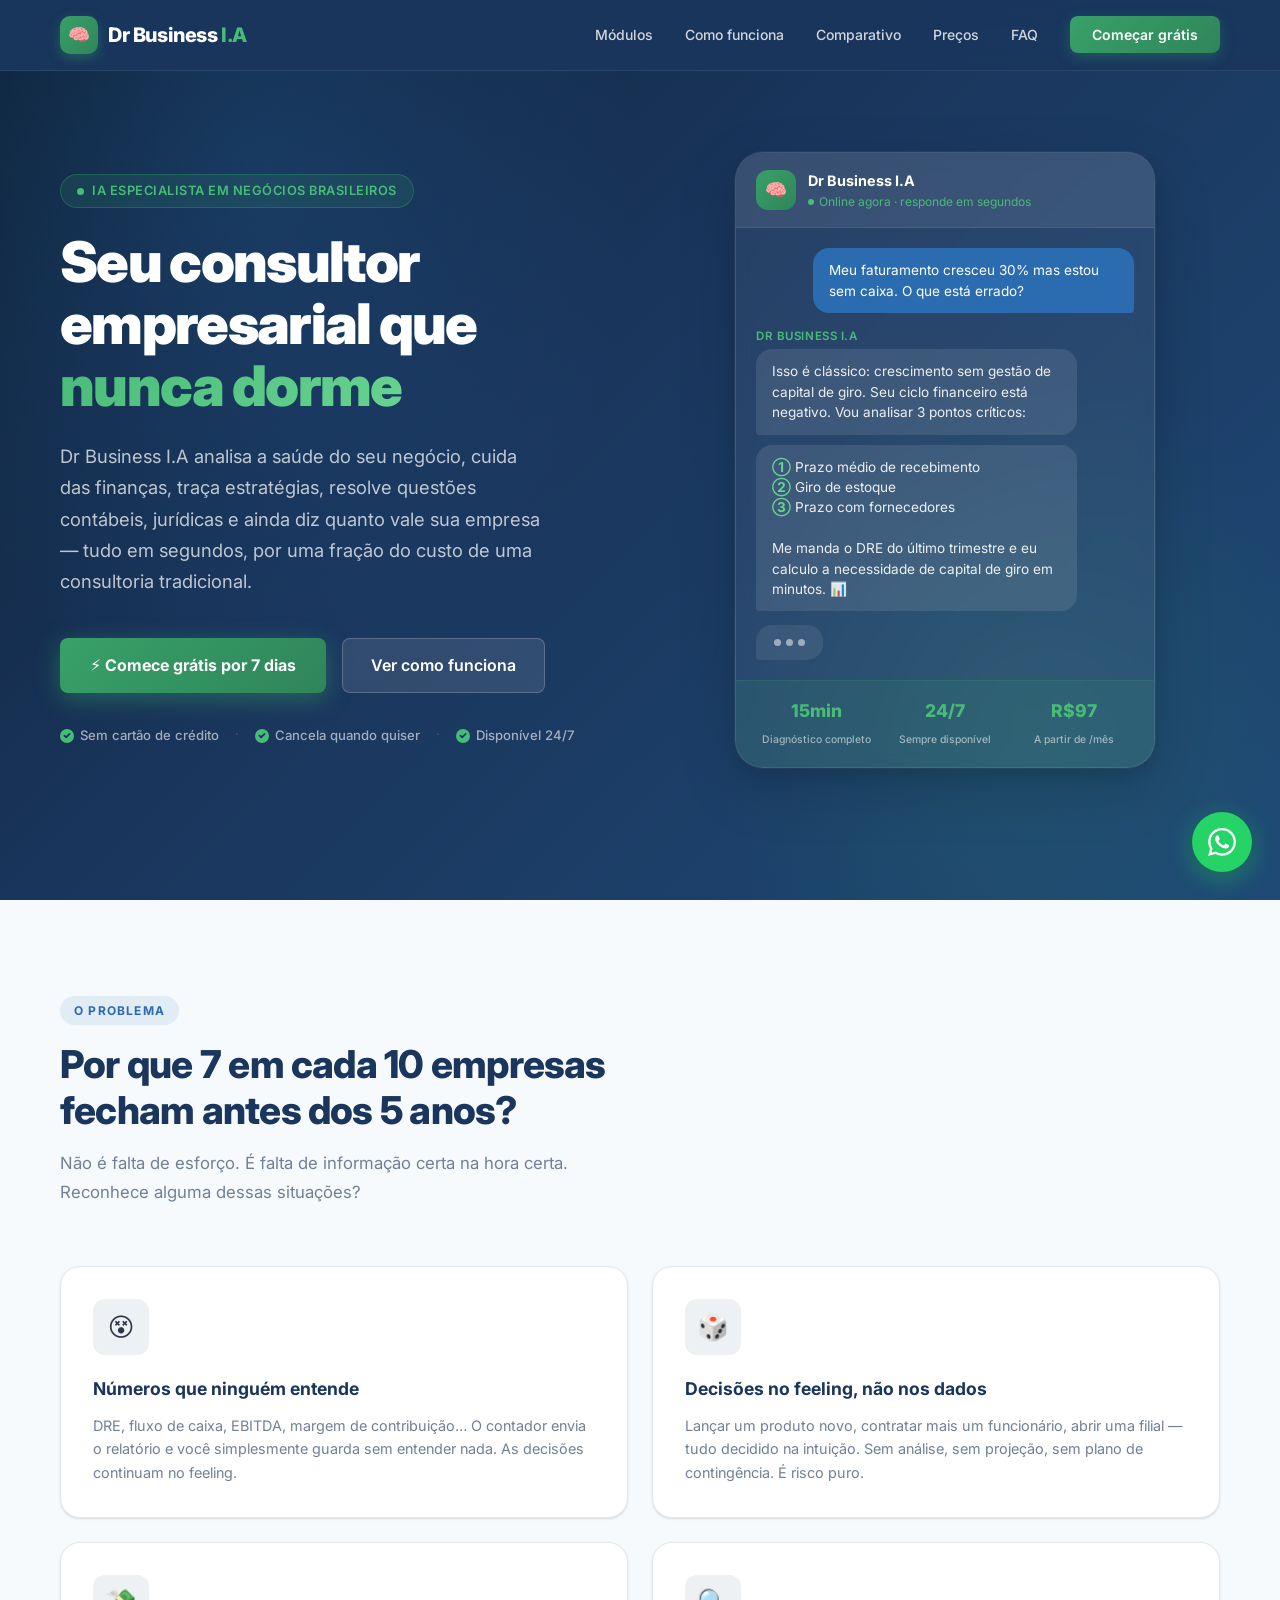
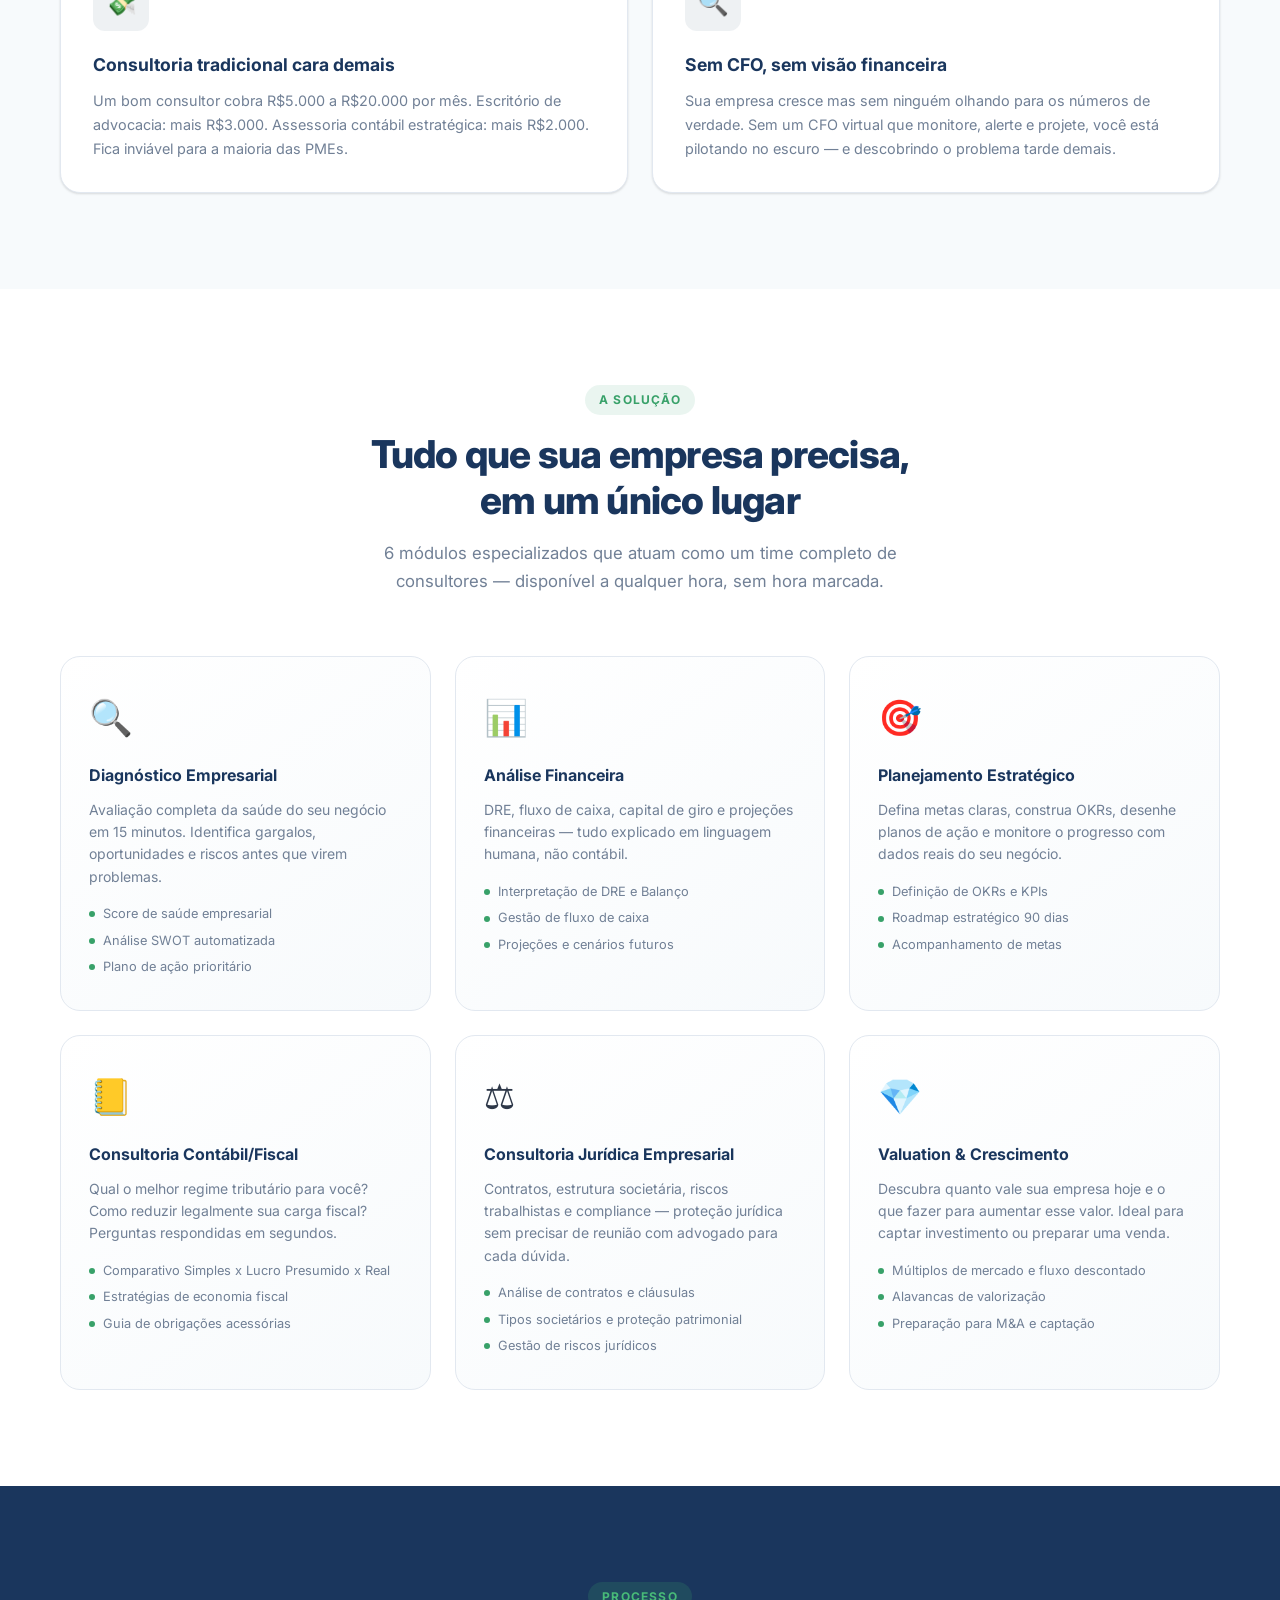
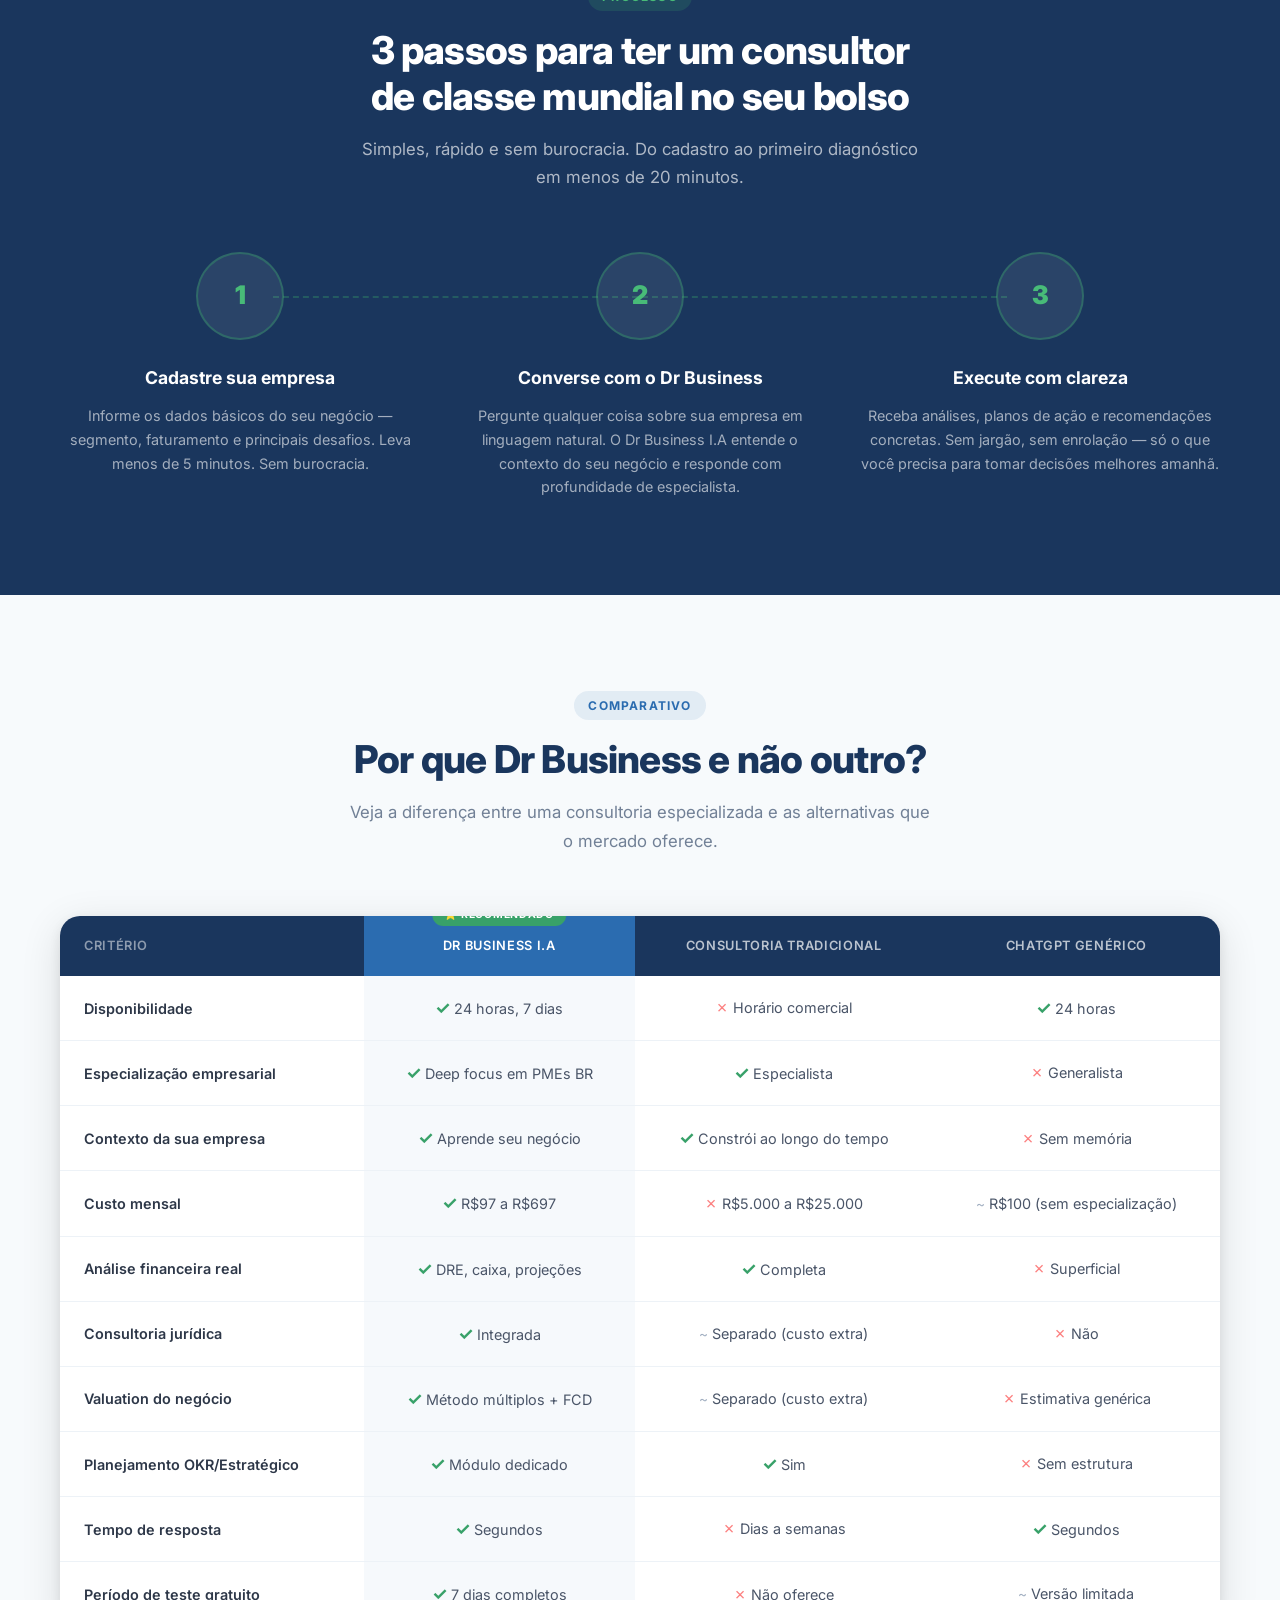
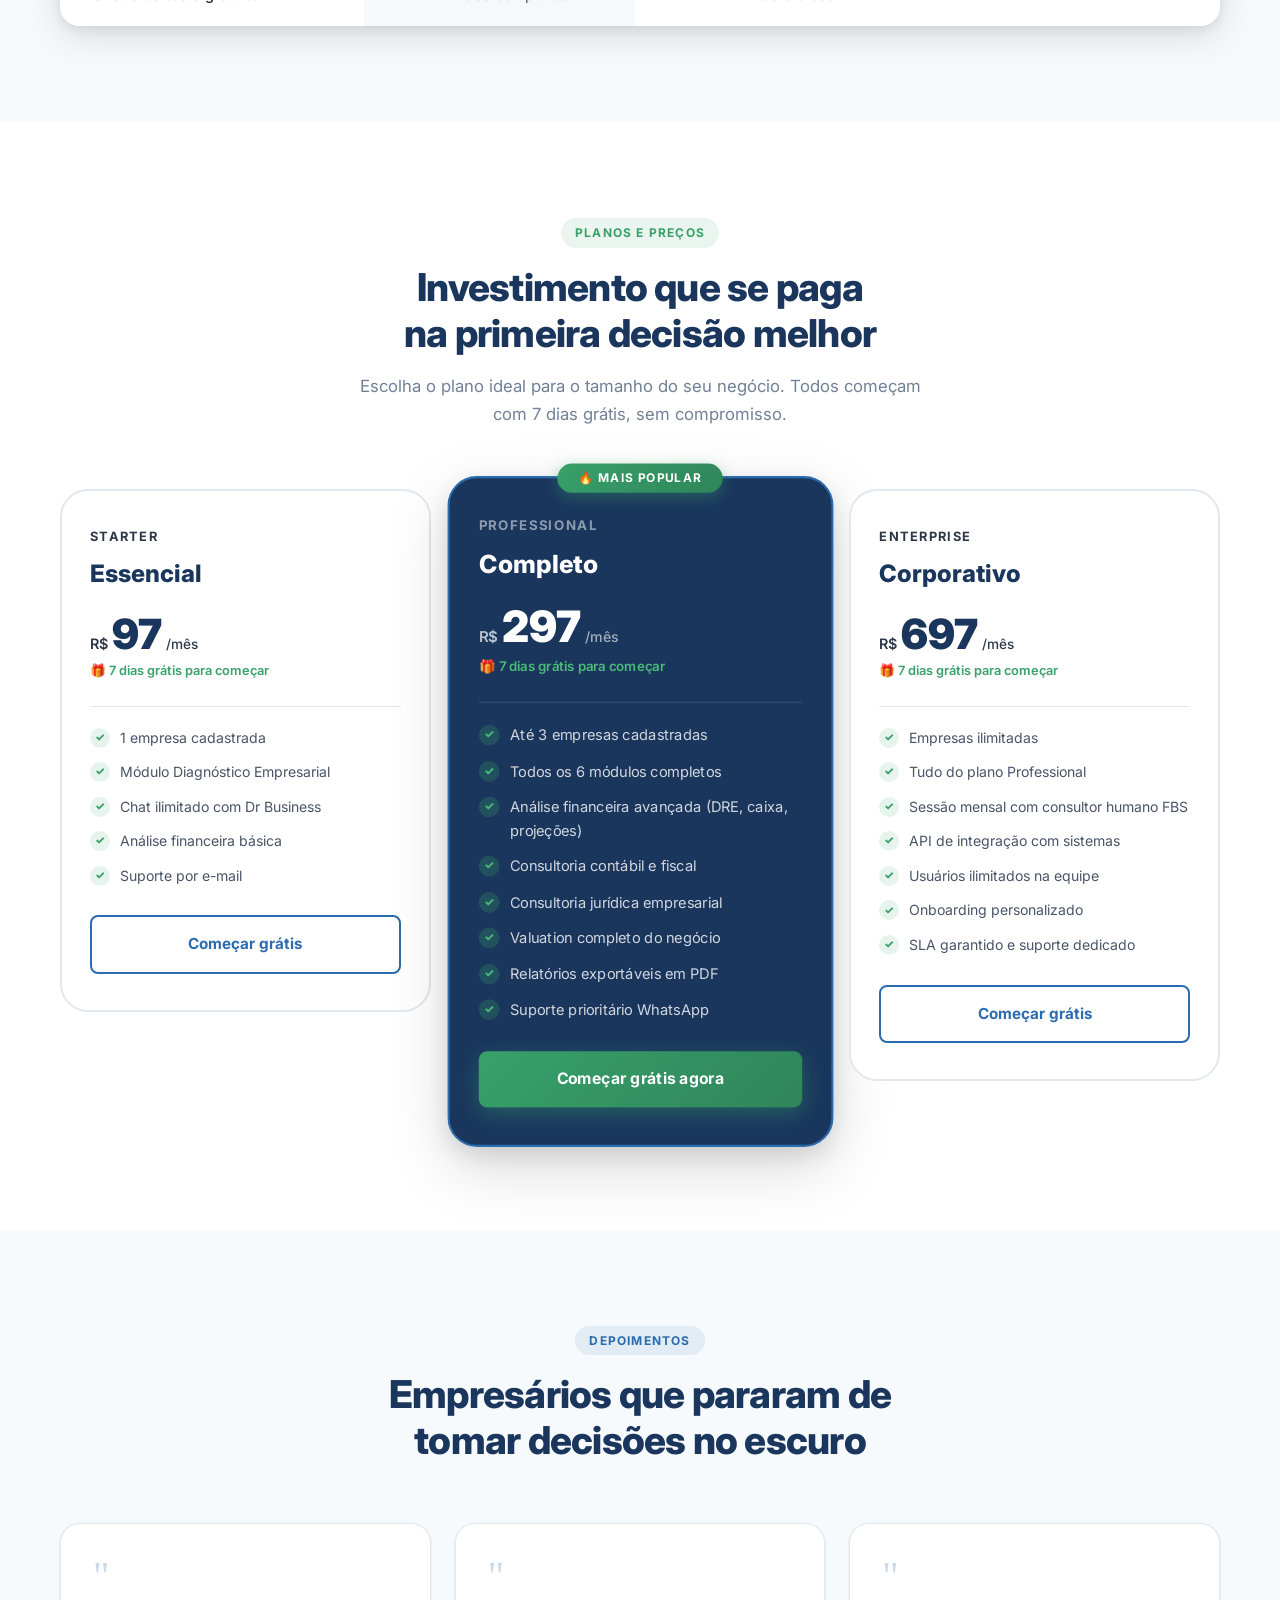
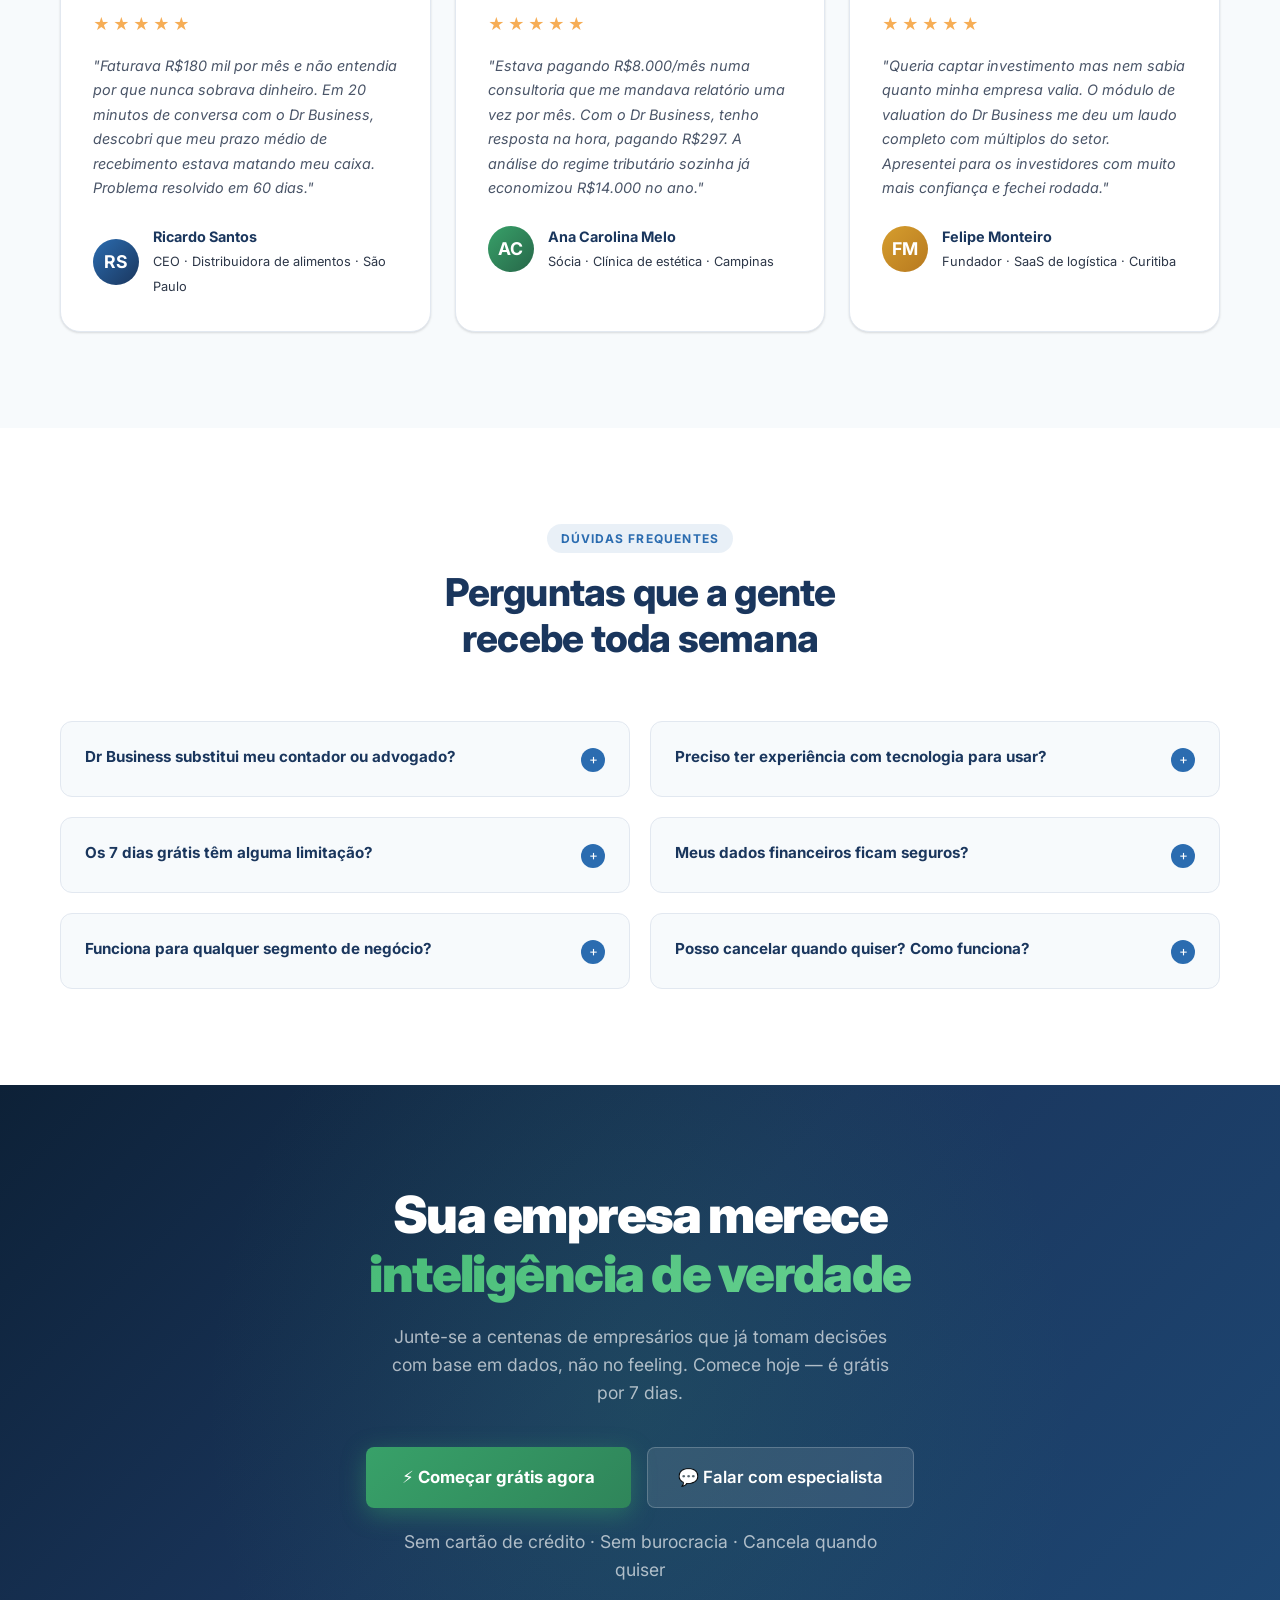
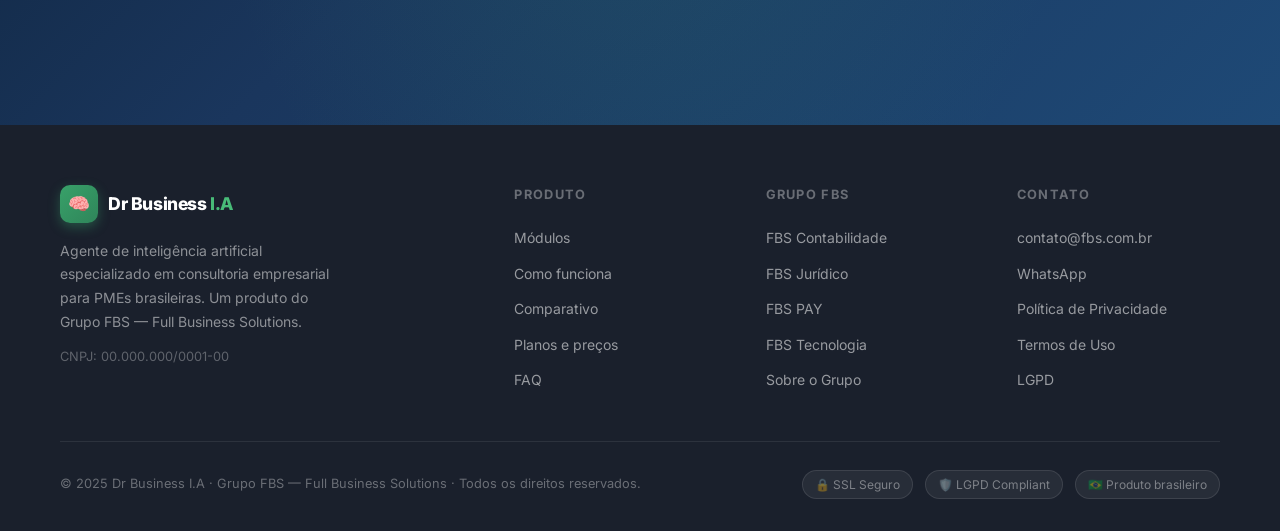
<file: dr-business.html>
<!DOCTYPE html>
<html lang="pt-BR">
<head>
  <meta charset="UTF-8" />
  <meta name="viewport" content="width=device-width, initial-scale=1.0" />
  <title>Dr Business I.A — Seu Consultor Empresarial que Nunca Dorme</title>
  <meta name="description" content="Dr Business I.A é o agente de inteligência artificial que faz diagnóstico, análise financeira, planejamento estratégico, consultoria contábil, jurídica e valuation para a sua empresa — 24h por dia." />
  <meta name="keywords" content="consultoria empresarial IA, diagnóstico empresarial, análise financeira, planejamento estratégico, CFO virtual, consultoria contábil, consultoria jurídica, valuation, Dr Business" />
  <meta name="author" content="Grupo FBS" />
  <meta name="robots" content="index, follow" />

  <!-- Open Graph -->
  <meta property="og:type" content="website" />
  <meta property="og:title" content="Dr Business I.A — Seu Consultor Empresarial que Nunca Dorme" />
  <meta property="og:description" content="Diagnóstico, análise financeira, planejamento estratégico, contabilidade, jurídico e valuation — tudo em um único agente de IA especializado no seu negócio." />
  <meta property="og:image" content="https://drbusiness.fbs.com.br/og-image.png" />
  <meta property="og:url" content="https://drbusiness.fbs.com.br" />
  <meta property="og:site_name" content="Dr Business I.A" />

  <!-- Twitter Card -->
  <meta name="twitter:card" content="summary_large_image" />
  <meta name="twitter:title" content="Dr Business I.A — Seu Consultor Empresarial que Nunca Dorme" />
  <meta name="twitter:description" content="O agente de IA que substitui sua consultoria tradicional por uma fração do custo." />

  <!-- Google Fonts -->
  <link rel="preconnect" href="https://fonts.googleapis.com" />
  <link rel="preconnect" href="https://fonts.gstatic.com" crossorigin />
  <link href="https://fonts.googleapis.com/css2?family=Inter:wght@300;400;500;600;700;800;900&display=swap" rel="stylesheet" />

  <style>
    /* ========================================================
       RESET & BASE
    ======================================================== */
    *, *::before, *::after { box-sizing: border-box; margin: 0; padding: 0; }

    :root {
      --primary:    #1A365D;
      --secondary:  #2B6CB0;
      --accent:     #38A169;
      --accent-light: #48BB78;
      --white:      #FFFFFF;
      --gray-50:    #F7FAFC;
      --gray-100:   #EDF2F7;
      --gray-200:   #E2E8F0;
      --gray-400:   #A0AEC0;
      --gray-600:   #718096;
      --gray-700:   #4A5568;
      --gray-800:   #2D3748;
      --gray-900:   #1A202C;
      --gradient-hero: linear-gradient(135deg, #0D2137 0%, #1A365D 45%, #1E4976 100%);
      --gradient-accent: linear-gradient(135deg, #38A169 0%, #2F855A 100%);
      --gradient-card: linear-gradient(145deg, #ffffff 0%, #f7fafc 100%);
      --shadow-sm:  0 1px 3px rgba(0,0,0,.08), 0 1px 2px rgba(0,0,0,.06);
      --shadow-md:  0 4px 16px rgba(0,0,0,.10), 0 2px 6px rgba(0,0,0,.07);
      --shadow-lg:  0 10px 40px rgba(0,0,0,.12), 0 4px 12px rgba(0,0,0,.08);
      --shadow-xl:  0 20px 60px rgba(0,0,0,.15), 0 8px 20px rgba(0,0,0,.10);
      --radius-sm:  8px;
      --radius-md:  12px;
      --radius-lg:  20px;
      --radius-xl:  28px;
      --transition: all 0.3s cubic-bezier(0.4, 0, 0.2, 1);
    }

    html { scroll-behavior: smooth; font-size: 16px; }

    body {
      font-family: 'Inter', system-ui, -apple-system, sans-serif;
      color: var(--gray-800);
      background: var(--white);
      line-height: 1.6;
      overflow-x: hidden;
    }

    img { max-width: 100%; display: block; }
    a { text-decoration: none; color: inherit; }
    ul { list-style: none; }

    .container {
      width: 100%;
      max-width: 1200px;
      margin: 0 auto;
      padding: 0 20px;
    }

    /* ========================================================
       ANIMATIONS
    ======================================================== */
    .fade-in {
      opacity: 0;
      transform: translateY(28px);
      transition: opacity 0.7s ease, transform 0.7s ease;
    }
    .fade-in.visible {
      opacity: 1;
      transform: translateY(0);
    }
    .fade-in-delay-1 { transition-delay: 0.1s; }
    .fade-in-delay-2 { transition-delay: 0.2s; }
    .fade-in-delay-3 { transition-delay: 0.3s; }
    .fade-in-delay-4 { transition-delay: 0.4s; }
    .fade-in-delay-5 { transition-delay: 0.5s; }
    .fade-in-delay-6 { transition-delay: 0.6s; }

    @keyframes pulse-dot {
      0%, 100% { opacity: 1; transform: scale(1); }
      50%       { opacity: .5; transform: scale(1.3); }
    }
    @keyframes float {
      0%, 100% { transform: translateY(0); }
      50%       { transform: translateY(-12px); }
    }
    @keyframes shimmer {
      0%   { background-position: -200% center; }
      100% { background-position: 200% center; }
    }
    @keyframes typing {
      0%   { width: 0; }
      60%  { width: 100%; }
      100% { width: 100%; }
    }
    @keyframes blink {
      0%, 100% { opacity: 1; }
      50%       { opacity: 0; }
    }

    /* ========================================================
       NAVBAR
    ======================================================== */
    .navbar {
      position: fixed;
      top: 0; left: 0; right: 0;
      z-index: 1000;
      background: rgba(26, 54, 93, 0.95);
      backdrop-filter: blur(12px);
      -webkit-backdrop-filter: blur(12px);
      border-bottom: 1px solid rgba(255,255,255,.08);
      transition: var(--transition);
    }
    .navbar.scrolled {
      background: rgba(13, 33, 55, 0.98);
      box-shadow: 0 4px 20px rgba(0,0,0,.3);
    }
    .nav-inner {
      display: flex;
      align-items: center;
      justify-content: space-between;
      padding: 16px 20px;
      max-width: 1200px;
      margin: 0 auto;
    }
    .logo {
      display: flex;
      align-items: center;
      gap: 10px;
      font-weight: 800;
      font-size: 1.25rem;
      color: var(--white);
      letter-spacing: -0.02em;
    }
    .logo-icon {
      width: 38px; height: 38px;
      background: var(--gradient-accent);
      border-radius: 10px;
      display: flex; align-items: center; justify-content: center;
      font-size: 1.1rem;
      flex-shrink: 0;
      box-shadow: 0 4px 12px rgba(56,161,105,.4);
    }
    .logo-text span { color: var(--accent-light); }

    .nav-links {
      display: flex;
      align-items: center;
      gap: 32px;
    }
    .nav-links a {
      color: rgba(255,255,255,.8);
      font-size: .875rem;
      font-weight: 500;
      transition: color .2s;
    }
    .nav-links a:hover { color: var(--white); }
    .nav-cta {
      background: var(--gradient-accent) !important;
      color: var(--white) !important;
      padding: 10px 22px;
      border-radius: 8px;
      font-weight: 600 !important;
      box-shadow: 0 4px 14px rgba(56,161,105,.35);
      transition: var(--transition) !important;
    }
    .nav-cta:hover { transform: translateY(-1px); box-shadow: 0 6px 20px rgba(56,161,105,.45) !important; }

    .nav-mobile-toggle {
      display: none;
      flex-direction: column;
      gap: 5px;
      cursor: pointer;
      padding: 4px;
    }
    .nav-mobile-toggle span {
      display: block;
      width: 24px; height: 2px;
      background: var(--white);
      border-radius: 2px;
      transition: var(--transition);
    }

    /* ========================================================
       HERO
    ======================================================== */
    .hero {
      background: var(--gradient-hero);
      min-height: 100vh;
      display: flex;
      align-items: center;
      padding: 100px 0 80px;
      position: relative;
      overflow: hidden;
    }
    .hero::before {
      content: '';
      position: absolute;
      top: -40%; left: -10%;
      width: 60%; height: 120%;
      background: radial-gradient(ellipse, rgba(43,108,176,.25) 0%, transparent 70%);
      pointer-events: none;
    }
    .hero::after {
      content: '';
      position: absolute;
      bottom: -20%; right: -5%;
      width: 50%; height: 80%;
      background: radial-gradient(ellipse, rgba(56,161,105,.15) 0%, transparent 70%);
      pointer-events: none;
    }
    .hero-grid {
      display: grid;
      grid-template-columns: 1fr 1fr;
      gap: 60px;
      align-items: center;
      position: relative;
      z-index: 1;
    }
    .hero-badge {
      display: inline-flex;
      align-items: center;
      gap: 8px;
      background: rgba(56,161,105,.15);
      border: 1px solid rgba(56,161,105,.35);
      color: var(--accent-light);
      padding: 6px 16px;
      border-radius: 100px;
      font-size: .8rem;
      font-weight: 600;
      letter-spacing: .04em;
      text-transform: uppercase;
      margin-bottom: 24px;
    }
    .badge-dot {
      width: 7px; height: 7px;
      background: var(--accent-light);
      border-radius: 50%;
      animation: pulse-dot 2s ease-in-out infinite;
    }
    .hero h1 {
      font-size: clamp(2.2rem, 4.5vw, 3.5rem);
      font-weight: 900;
      color: var(--white);
      line-height: 1.1;
      letter-spacing: -0.03em;
      margin-bottom: 24px;
    }
    .hero h1 .highlight {
      background: linear-gradient(135deg, #48BB78, #68D391);
      -webkit-background-clip: text;
      -webkit-text-fill-color: transparent;
      background-clip: text;
    }
    .hero-subtitle {
      font-size: 1.15rem;
      color: rgba(255,255,255,.72);
      line-height: 1.7;
      margin-bottom: 40px;
      max-width: 480px;
    }
    .hero-actions {
      display: flex;
      align-items: center;
      gap: 16px;
      flex-wrap: wrap;
    }
    .btn-primary {
      display: inline-flex;
      align-items: center;
      gap: 8px;
      background: var(--gradient-accent);
      color: var(--white);
      padding: 15px 30px;
      border-radius: var(--radius-sm);
      font-weight: 700;
      font-size: 1rem;
      box-shadow: 0 6px 24px rgba(56,161,105,.45);
      transition: var(--transition);
      border: none;
      cursor: pointer;
    }
    .btn-primary:hover {
      transform: translateY(-2px);
      box-shadow: 0 10px 32px rgba(56,161,105,.55);
    }
    .btn-secondary {
      display: inline-flex;
      align-items: center;
      gap: 8px;
      background: rgba(255,255,255,.1);
      color: var(--white);
      padding: 14px 28px;
      border-radius: var(--radius-sm);
      font-weight: 600;
      font-size: 1rem;
      border: 1px solid rgba(255,255,255,.2);
      transition: var(--transition);
      cursor: pointer;
    }
    .btn-secondary:hover {
      background: rgba(255,255,255,.18);
      transform: translateY(-1px);
    }
    .hero-trust {
      margin-top: 32px;
      display: flex;
      align-items: center;
      gap: 16px;
      flex-wrap: wrap;
    }
    .trust-item {
      display: flex;
      align-items: center;
      gap: 6px;
      color: rgba(255,255,255,.6);
      font-size: .82rem;
      font-weight: 500;
    }
    .trust-item svg { color: var(--accent-light); }
    .trust-sep { color: rgba(255,255,255,.2); font-size: .8rem; }

    /* Chat mockup */
    .hero-visual {
      display: flex;
      justify-content: center;
      animation: float 5s ease-in-out infinite;
    }
    .chat-mockup {
      background: rgba(255,255,255,.06);
      border: 1px solid rgba(255,255,255,.12);
      border-radius: var(--radius-xl);
      padding: 0;
      width: 100%;
      max-width: 420px;
      overflow: hidden;
      box-shadow: var(--shadow-xl), 0 0 0 1px rgba(255,255,255,.05);
      backdrop-filter: blur(8px);
    }
    .chat-header {
      background: rgba(255,255,255,.08);
      padding: 16px 20px;
      display: flex;
      align-items: center;
      gap: 12px;
      border-bottom: 1px solid rgba(255,255,255,.08);
    }
    .chat-avatar {
      width: 40px; height: 40px;
      background: var(--gradient-accent);
      border-radius: 12px;
      display: flex; align-items: center; justify-content: center;
      font-size: 1.1rem;
      flex-shrink: 0;
    }
    .chat-header-info h4 {
      color: var(--white);
      font-size: .9rem;
      font-weight: 700;
    }
    .chat-header-info span {
      color: var(--accent-light);
      font-size: .75rem;
      display: flex;
      align-items: center;
      gap: 5px;
    }
    .online-dot {
      width: 6px; height: 6px;
      background: var(--accent-light);
      border-radius: 50%;
      animation: pulse-dot 2s ease-in-out infinite;
    }
    .chat-body { padding: 20px; display: flex; flex-direction: column; gap: 14px; }
    .msg {
      max-width: 85%;
      padding: 12px 16px;
      border-radius: 16px;
      font-size: .85rem;
      line-height: 1.5;
    }
    .msg-bot {
      background: rgba(255,255,255,.1);
      color: rgba(255,255,255,.9);
      border-bottom-left-radius: 4px;
      align-self: flex-start;
    }
    .msg-user {
      background: var(--secondary);
      color: var(--white);
      border-bottom-right-radius: 4px;
      align-self: flex-end;
    }
    .msg-typing {
      background: rgba(255,255,255,.08);
      color: rgba(255,255,255,.6);
      border-bottom-left-radius: 4px;
      align-self: flex-start;
      display: flex;
      align-items: center;
      gap: 5px;
      padding: 14px 18px;
    }
    .typing-dot {
      width: 7px; height: 7px;
      background: rgba(255,255,255,.5);
      border-radius: 50%;
      animation: pulse-dot 1.2s ease-in-out infinite;
    }
    .typing-dot:nth-child(2) { animation-delay: .2s; }
    .typing-dot:nth-child(3) { animation-delay: .4s; }
    .msg-tag {
      font-size: .72rem;
      font-weight: 600;
      color: var(--accent-light);
      text-transform: uppercase;
      letter-spacing: .05em;
      margin-bottom: 4px;
    }
    .chat-metrics {
      padding: 16px 20px;
      background: rgba(56,161,105,.12);
      border-top: 1px solid rgba(56,161,105,.2);
      display: grid;
      grid-template-columns: 1fr 1fr 1fr;
      gap: 8px;
    }
    .metric-item { text-align: center; }
    .metric-value {
      font-size: 1.1rem;
      font-weight: 800;
      color: var(--accent-light);
      display: block;
    }
    .metric-label {
      font-size: .65rem;
      color: rgba(255,255,255,.55);
      font-weight: 500;
    }

    /* ========================================================
       SECTION COMMONS
    ======================================================== */
    section { padding: 96px 0; }
    .section-tag {
      display: inline-block;
      font-size: .75rem;
      font-weight: 700;
      letter-spacing: .1em;
      text-transform: uppercase;
      color: var(--secondary);
      background: rgba(43,108,176,.1);
      padding: 5px 14px;
      border-radius: 100px;
      margin-bottom: 16px;
    }
    .section-tag.green {
      color: var(--accent);
      background: rgba(56,161,105,.1);
    }
    .section-title {
      font-size: clamp(1.8rem, 3vw, 2.5rem);
      font-weight: 800;
      color: var(--primary);
      line-height: 1.2;
      letter-spacing: -0.02em;
      margin-bottom: 16px;
    }
    .section-subtitle {
      font-size: 1.05rem;
      color: var(--gray-600);
      line-height: 1.7;
      max-width: 580px;
    }
    .section-header { margin-bottom: 60px; }
    .section-header.centered { text-align: center; }
    .section-header.centered .section-subtitle { margin: 0 auto; }

    /* ========================================================
       PROBLEMA
    ======================================================== */
    .problema { background: var(--gray-50); }
    .pain-grid {
      display: grid;
      grid-template-columns: repeat(2, 1fr);
      gap: 24px;
    }
    .pain-card {
      background: var(--white);
      border-radius: var(--radius-lg);
      padding: 32px;
      border: 1px solid var(--gray-200);
      box-shadow: var(--shadow-sm);
      transition: var(--transition);
      position: relative;
      overflow: hidden;
    }
    .pain-card::before {
      content: '';
      position: absolute;
      top: 0; left: 0;
      width: 4px; height: 100%;
      background: var(--gradient-accent);
      opacity: 0;
      transition: opacity .3s;
    }
    .pain-card:hover { box-shadow: var(--shadow-lg); transform: translateY(-4px); }
    .pain-card:hover::before { opacity: 1; }
    .pain-icon {
      width: 56px; height: 56px;
      background: rgba(26,54,93,.07);
      border-radius: var(--radius-md);
      display: flex; align-items: center; justify-content: center;
      font-size: 1.6rem;
      margin-bottom: 20px;
    }
    .pain-card h3 {
      font-size: 1.1rem;
      font-weight: 700;
      color: var(--primary);
      margin-bottom: 10px;
    }
    .pain-card p {
      font-size: .9rem;
      color: var(--gray-600);
      line-height: 1.65;
    }

    /* ========================================================
       SOLUÇÃO — MÓDULOS
    ======================================================== */
    .solucao { background: var(--white); }
    .modules-grid {
      display: grid;
      grid-template-columns: repeat(3, 1fr);
      gap: 24px;
    }
    .module-card {
      background: var(--gradient-card);
      border: 1px solid var(--gray-200);
      border-radius: var(--radius-lg);
      padding: 32px 28px;
      transition: var(--transition);
      position: relative;
      overflow: hidden;
    }
    .module-card::after {
      content: '';
      position: absolute;
      bottom: 0; left: 0; right: 0;
      height: 3px;
      background: var(--gradient-accent);
      transform: scaleX(0);
      transition: transform .3s ease;
      transform-origin: left;
    }
    .module-card:hover { box-shadow: var(--shadow-lg); transform: translateY(-6px); }
    .module-card:hover::after { transform: scaleX(1); }
    .module-emoji {
      font-size: 2.2rem;
      margin-bottom: 18px;
      display: block;
    }
    .module-card h3 {
      font-size: 1rem;
      font-weight: 700;
      color: var(--primary);
      margin-bottom: 10px;
    }
    .module-card p {
      font-size: .875rem;
      color: var(--gray-600);
      line-height: 1.6;
    }
    .module-features {
      margin-top: 16px;
      display: flex;
      flex-direction: column;
      gap: 6px;
    }
    .module-features li {
      font-size: .8rem;
      color: var(--gray-600);
      display: flex;
      align-items: center;
      gap: 8px;
    }
    .module-features li::before {
      content: '';
      width: 6px; height: 6px;
      background: var(--accent);
      border-radius: 50%;
      flex-shrink: 0;
    }

    /* ========================================================
       COMO FUNCIONA
    ======================================================== */
    .como-funciona { background: var(--primary); }
    .como-funciona .section-tag { color: var(--accent-light); background: rgba(56,161,105,.2); }
    .como-funciona .section-title { color: var(--white); }
    .como-funciona .section-subtitle { color: rgba(255,255,255,.65); }
    .steps-grid {
      display: grid;
      grid-template-columns: repeat(3, 1fr);
      gap: 40px;
      position: relative;
    }
    .steps-grid::before {
      content: '';
      position: absolute;
      top: 44px; left: calc(16.66% + 20px); right: calc(16.66% + 20px);
      height: 2px;
      background: linear-gradient(90deg, rgba(56,161,105,.4) 0%, rgba(56,161,105,.4) 100%);
      border-top: 2px dashed rgba(56,161,105,.35);
    }
    .step-card {
      text-align: center;
      position: relative;
    }
    .step-number {
      width: 88px; height: 88px;
      background: rgba(255,255,255,.07);
      border: 2px solid rgba(56,161,105,.4);
      border-radius: 50%;
      display: flex; align-items: center; justify-content: center;
      margin: 0 auto 24px;
      font-size: 1.6rem;
      font-weight: 900;
      color: var(--accent-light);
      position: relative;
      z-index: 1;
    }
    .step-card h3 {
      font-size: 1.1rem;
      font-weight: 700;
      color: var(--white);
      margin-bottom: 12px;
    }
    .step-card p {
      font-size: .9rem;
      color: rgba(255,255,255,.6);
      line-height: 1.65;
    }

    /* ========================================================
       COMPARATIVO
    ======================================================== */
    .comparativo { background: var(--gray-50); }
    .table-wrapper {
      overflow-x: auto;
      border-radius: var(--radius-lg);
      box-shadow: var(--shadow-lg);
    }
    table {
      width: 100%;
      border-collapse: collapse;
      background: var(--white);
      min-width: 600px;
    }
    thead tr {
      background: var(--primary);
    }
    thead th {
      padding: 20px 24px;
      text-align: center;
      color: rgba(255,255,255,.7);
      font-size: .8rem;
      font-weight: 600;
      letter-spacing: .05em;
      text-transform: uppercase;
    }
    thead th:first-child { text-align: left; color: rgba(255,255,255,.5); }
    thead th.col-highlight {
      background: var(--secondary);
      color: var(--white);
      position: relative;
    }
    thead th.col-highlight::before {
      content: '⭐ RECOMENDADO';
      position: absolute;
      top: -12px;
      left: 50%;
      transform: translateX(-50%);
      background: var(--accent);
      color: white;
      font-size: .65rem;
      font-weight: 700;
      letter-spacing: .07em;
      padding: 3px 12px;
      border-radius: 100px;
      white-space: nowrap;
    }
    tbody tr { border-bottom: 1px solid var(--gray-100); transition: background .2s; }
    tbody tr:last-child { border-bottom: none; }
    tbody tr:hover { background: var(--gray-50); }
    tbody td {
      padding: 18px 24px;
      font-size: .9rem;
      color: var(--gray-700);
      text-align: center;
    }
    tbody td:first-child {
      text-align: left;
      font-weight: 600;
      color: var(--gray-800);
    }
    tbody td.col-highlight { background: rgba(43,108,176,.04); }
    .check { color: var(--accent); font-size: 1.1rem; font-weight: 700; }
    .cross { color: #FC8181; font-size: 1rem; }
    .neutral { color: var(--gray-400); font-size: .85rem; }

    /* ========================================================
       PREÇOS
    ======================================================== */
    .precos { background: var(--white); }
    .prices-grid {
      display: grid;
      grid-template-columns: repeat(3, 1fr);
      gap: 24px;
      align-items: start;
    }
    .price-card {
      background: var(--white);
      border: 2px solid var(--gray-200);
      border-radius: var(--radius-xl);
      padding: 36px 28px;
      transition: var(--transition);
      position: relative;
    }
    .price-card:hover { transform: translateY(-6px); box-shadow: var(--shadow-xl); }
    .price-card.featured {
      border-color: var(--secondary);
      background: var(--primary);
      box-shadow: var(--shadow-xl);
      transform: scale(1.04);
    }
    .price-card.featured:hover { transform: scale(1.04) translateY(-6px); }
    .price-badge {
      position: absolute;
      top: -14px;
      left: 50%;
      transform: translateX(-50%);
      background: var(--gradient-accent);
      color: var(--white);
      font-size: .72rem;
      font-weight: 700;
      letter-spacing: .08em;
      text-transform: uppercase;
      padding: 5px 20px;
      border-radius: 100px;
      white-space: nowrap;
      box-shadow: 0 4px 14px rgba(56,161,105,.4);
    }
    .price-plan {
      font-size: .8rem;
      font-weight: 700;
      letter-spacing: .1em;
      text-transform: uppercase;
      color: var(--gray-500);
      margin-bottom: 8px;
    }
    .price-card.featured .price-plan { color: rgba(255,255,255,.5); }
    .price-card h3 {
      font-size: 1.5rem;
      font-weight: 800;
      color: var(--primary);
      margin-bottom: 4px;
    }
    .price-card.featured h3 { color: var(--white); }
    .price-amount {
      display: flex;
      align-items: baseline;
      gap: 4px;
      margin: 20px 0 6px;
    }
    .price-currency { font-size: .9rem; font-weight: 600; color: var(--gray-500); }
    .price-value { font-size: 2.6rem; font-weight: 900; color: var(--primary); line-height: 1; }
    .price-period { font-size: .85rem; color: var(--gray-500); font-weight: 500; }
    .price-card.featured .price-currency,
    .price-card.featured .price-value,
    .price-card.featured .price-period { color: var(--white); }
    .price-card.featured .price-currency { color: rgba(255,255,255,.7); }
    .price-card.featured .price-period { color: rgba(255,255,255,.6); }
    .price-trial {
      font-size: .8rem;
      color: var(--accent);
      font-weight: 600;
      margin-bottom: 24px;
    }
    .price-card.featured .price-trial { color: var(--accent-light); }
    .price-divider { border: none; border-top: 1px solid var(--gray-200); margin: 20px 0; }
    .price-card.featured .price-divider { border-color: rgba(255,255,255,.12); }
    .price-features { display: flex; flex-direction: column; gap: 12px; margin-bottom: 28px; }
    .price-features li {
      display: flex;
      align-items: flex-start;
      gap: 10px;
      font-size: .88rem;
      color: var(--gray-700);
    }
    .price-card.featured .price-features li { color: rgba(255,255,255,.8); }
    .feature-check {
      width: 20px; height: 20px;
      background: rgba(56,161,105,.12);
      border-radius: 50%;
      display: flex; align-items: center; justify-content: center;
      flex-shrink: 0;
      margin-top: 1px;
    }
    .price-card.featured .feature-check { background: rgba(56,161,105,.25); }
    .feature-check::after {
      content: '✓';
      font-size: .7rem;
      font-weight: 800;
      color: var(--accent);
    }
    .price-card.featured .feature-check::after { color: var(--accent-light); }
    .btn-price {
      display: block;
      width: 100%;
      text-align: center;
      padding: 15px;
      border-radius: var(--radius-sm);
      font-weight: 700;
      font-size: .95rem;
      transition: var(--transition);
      cursor: pointer;
      border: none;
    }
    .btn-price-outline {
      background: transparent;
      border: 2px solid var(--secondary);
      color: var(--secondary);
    }
    .btn-price-outline:hover {
      background: var(--secondary);
      color: var(--white);
      transform: translateY(-2px);
    }
    .btn-price-main {
      background: var(--gradient-accent);
      color: var(--white);
      box-shadow: 0 6px 20px rgba(56,161,105,.4);
    }
    .btn-price-main:hover {
      transform: translateY(-2px);
      box-shadow: 0 10px 28px rgba(56,161,105,.5);
    }

    /* ========================================================
       DEPOIMENTOS
    ======================================================== */
    .depoimentos { background: var(--gray-50); }
    .testimonials-grid {
      display: grid;
      grid-template-columns: repeat(3, 1fr);
      gap: 24px;
    }
    .testimonial-card {
      background: var(--white);
      border-radius: var(--radius-lg);
      padding: 32px;
      border: 1px solid var(--gray-200);
      box-shadow: var(--shadow-sm);
      transition: var(--transition);
      position: relative;
    }
    .testimonial-card:hover { box-shadow: var(--shadow-md); transform: translateY(-4px); }
    .testimonial-quote {
      font-size: 2.5rem;
      color: var(--secondary);
      line-height: 1;
      margin-bottom: 16px;
      opacity: .25;
      font-family: Georgia, serif;
    }
    .testimonial-stars {
      display: flex;
      gap: 3px;
      margin-bottom: 16px;
    }
    .star { color: #F6AD55; font-size: 1rem; }
    .testimonial-text {
      font-size: .9rem;
      color: var(--gray-700);
      line-height: 1.7;
      margin-bottom: 24px;
      font-style: italic;
    }
    .testimonial-author {
      display: flex;
      align-items: center;
      gap: 14px;
    }
    .author-avatar {
      width: 46px; height: 46px;
      border-radius: 50%;
      display: flex; align-items: center; justify-content: center;
      font-size: 1.1rem;
      font-weight: 700;
      color: var(--white);
      flex-shrink: 0;
    }
    .author-info h4 { font-size: .9rem; font-weight: 700; color: var(--primary); }
    .author-info span { font-size: .8rem; color: var(--gray-500); }

    /* ========================================================
       FAQ
    ======================================================== */
    .faq { background: var(--white); }
    .faq-grid {
      display: grid;
      grid-template-columns: repeat(2, 1fr);
      gap: 20px;
    }
    .faq-item {
      background: var(--gray-50);
      border: 1px solid var(--gray-200);
      border-radius: var(--radius-md);
      padding: 24px;
      cursor: pointer;
      transition: var(--transition);
    }
    .faq-item:hover { border-color: var(--secondary); box-shadow: var(--shadow-sm); }
    .faq-item.open { border-color: var(--secondary); background: rgba(43,108,176,.04); }
    .faq-question {
      display: flex;
      align-items: flex-start;
      justify-content: space-between;
      gap: 12px;
    }
    .faq-question h4 {
      font-size: .95rem;
      font-weight: 700;
      color: var(--primary);
      line-height: 1.45;
    }
    .faq-icon {
      width: 24px; height: 24px;
      border-radius: 50%;
      background: var(--secondary);
      color: white;
      display: flex; align-items: center; justify-content: center;
      font-size: .85rem;
      flex-shrink: 0;
      transition: transform .3s;
      margin-top: 2px;
    }
    .faq-item.open .faq-icon { transform: rotate(45deg); background: var(--accent); }
    .faq-answer {
      max-height: 0;
      overflow: hidden;
      transition: max-height .4s ease, padding .4s ease;
    }
    .faq-item.open .faq-answer { max-height: 300px; padding-top: 14px; }
    .faq-answer p { font-size: .875rem; color: var(--gray-600); line-height: 1.7; }

    /* ========================================================
       CTA FINAL
    ======================================================== */
    .cta-final {
      background: var(--gradient-hero);
      padding: 100px 0;
      text-align: center;
      position: relative;
      overflow: hidden;
    }
    .cta-final::before {
      content: '';
      position: absolute;
      top: -50%; left: 50%;
      transform: translateX(-50%);
      width: 80%;
      height: 200%;
      background: radial-gradient(ellipse, rgba(56,161,105,.15) 0%, transparent 60%);
      pointer-events: none;
    }
    .cta-final-content { position: relative; z-index: 1; }
    .cta-final h2 {
      font-size: clamp(2rem, 4vw, 3.2rem);
      font-weight: 900;
      color: var(--white);
      letter-spacing: -0.03em;
      line-height: 1.15;
      margin-bottom: 20px;
    }
    .cta-final h2 span {
      background: linear-gradient(135deg, #48BB78, #68D391);
      -webkit-background-clip: text;
      -webkit-text-fill-color: transparent;
      background-clip: text;
    }
    .cta-final p {
      font-size: 1.1rem;
      color: rgba(255,255,255,.65);
      margin-bottom: 40px;
      max-width: 520px;
      margin-left: auto;
      margin-right: auto;
    }
    .cta-final-actions {
      display: flex;
      align-items: center;
      justify-content: center;
      gap: 16px;
      flex-wrap: wrap;
    }
    .cta-note {
      margin-top: 20px;
      font-size: .82rem;
      color: rgba(255,255,255,.45);
    }

    /* ========================================================
       FOOTER
    ======================================================== */
    footer {
      background: var(--gray-900);
      color: rgba(255,255,255,.6);
      padding: 60px 0 32px;
    }
    .footer-grid {
      display: grid;
      grid-template-columns: 2fr 1fr 1fr 1fr;
      gap: 48px;
      margin-bottom: 48px;
    }
    .footer-brand .logo { margin-bottom: 16px; }
    .footer-brand p { font-size: .875rem; line-height: 1.7; max-width: 280px; color: rgba(255,255,255,.5); }
    .footer-col h4 {
      font-size: .8rem;
      font-weight: 700;
      letter-spacing: .1em;
      text-transform: uppercase;
      color: rgba(255,255,255,.35);
      margin-bottom: 20px;
    }
    .footer-col ul { display: flex; flex-direction: column; gap: 10px; }
    .footer-col a { font-size: .875rem; color: rgba(255,255,255,.55); transition: color .2s; }
    .footer-col a:hover { color: var(--white); }
    .footer-bottom {
      border-top: 1px solid rgba(255,255,255,.08);
      padding-top: 28px;
      display: flex;
      align-items: center;
      justify-content: space-between;
      flex-wrap: wrap;
      gap: 12px;
    }
    .footer-bottom p { font-size: .8rem; color: rgba(255,255,255,.35); }
    .footer-badges {
      display: flex;
      gap: 12px;
      flex-wrap: wrap;
    }
    .footer-badge {
      font-size: .75rem;
      background: rgba(255,255,255,.06);
      border: 1px solid rgba(255,255,255,.1);
      color: rgba(255,255,255,.4);
      padding: 4px 12px;
      border-radius: 100px;
    }

    /* ========================================================
       WHATSAPP FLUTUANTE
    ======================================================== */
    .whatsapp-float {
      position: fixed;
      bottom: 28px;
      right: 28px;
      z-index: 9999;
      width: 60px; height: 60px;
      background: #25D366;
      border-radius: 50%;
      display: flex; align-items: center; justify-content: center;
      box-shadow: 0 6px 24px rgba(37,211,102,.45), 0 2px 8px rgba(0,0,0,.2);
      cursor: pointer;
      transition: var(--transition);
      text-decoration: none;
    }
    .whatsapp-float:hover {
      transform: scale(1.12) translateY(-3px);
      box-shadow: 0 12px 36px rgba(37,211,102,.55);
    }
    .whatsapp-float svg { width: 28px; height: 28px; fill: white; }
    .whatsapp-tooltip {
      position: absolute;
      right: calc(100% + 12px);
      bottom: 50%;
      transform: translateY(50%);
      background: var(--gray-800);
      color: var(--white);
      padding: 8px 14px;
      border-radius: 8px;
      font-size: .8rem;
      font-weight: 600;
      white-space: nowrap;
      opacity: 0;
      pointer-events: none;
      transition: opacity .3s;
    }
    .whatsapp-tooltip::after {
      content: '';
      position: absolute;
      right: -6px; top: 50%;
      transform: translateY(-50%);
      border: 6px solid transparent;
      border-right: none;
      border-left-color: var(--gray-800);
    }
    .whatsapp-float:hover .whatsapp-tooltip { opacity: 1; }

    /* ========================================================
       RESPONSIVE
    ======================================================== */
    @media (max-width: 1024px) {
      .modules-grid { grid-template-columns: repeat(2, 1fr); }
      .footer-grid { grid-template-columns: 1fr 1fr; gap: 32px; }
    }

    @media (max-width: 768px) {
      section { padding: 72px 0; }
      .hero { padding: 90px 0 60px; }
      .hero-grid { grid-template-columns: 1fr; gap: 48px; }
      .hero-visual { order: -1; }
      .chat-mockup { max-width: 360px; }
      .nav-links { display: none; }
      .nav-mobile-toggle { display: flex; }
      .pain-grid { grid-template-columns: 1fr; }
      .modules-grid { grid-template-columns: 1fr; }
      .steps-grid { grid-template-columns: 1fr; gap: 32px; }
      .steps-grid::before { display: none; }
      .prices-grid { grid-template-columns: 1fr; }
      .price-card.featured { transform: scale(1); }
      .price-card.featured:hover { transform: translateY(-6px); }
      .testimonials-grid { grid-template-columns: 1fr; }
      .faq-grid { grid-template-columns: 1fr; }
      .footer-grid { grid-template-columns: 1fr; gap: 32px; }
      .footer-bottom { flex-direction: column; text-align: center; }
      .hero-actions { flex-direction: column; align-items: flex-start; }
    }

    @media (max-width: 480px) {
      .hero h1 { font-size: 2rem; }
      .chat-mockup { max-width: 100%; }
      .whatsapp-float { bottom: 20px; right: 20px; width: 52px; height: 52px; }
    }

    /* Mobile nav open */
    .mobile-nav {
      display: none;
      position: fixed;
      top: 73px; left: 0; right: 0;
      background: rgba(13,33,55,.98);
      backdrop-filter: blur(16px);
      z-index: 999;
      padding: 20px;
      flex-direction: column;
      gap: 4px;
      border-bottom: 1px solid rgba(255,255,255,.1);
    }
    .mobile-nav.open { display: flex; }
    .mobile-nav a {
      color: rgba(255,255,255,.8);
      font-size: .95rem;
      font-weight: 500;
      padding: 12px 16px;
      border-radius: 8px;
      transition: background .2s;
    }
    .mobile-nav a:hover { background: rgba(255,255,255,.06); color: white; }
    .mobile-nav .nav-cta {
      margin-top: 8px;
      text-align: center;
      background: var(--gradient-accent) !important;
      color: white !important;
    }
  </style>
</head>
<body>

<!-- =========================================================
     NAVBAR
========================================================= -->
<nav class="navbar" id="navbar">
  <div class="nav-inner">
    <a href="#" class="logo">
      <div class="logo-icon">🧠</div>
      <div class="logo-text">Dr Business <span>I.A</span></div>
    </a>
    <ul class="nav-links">
      <li><a href="#solucao">Módulos</a></li>
      <li><a href="#como-funciona">Como funciona</a></li>
      <li><a href="#comparativo">Comparativo</a></li>
      <li><a href="#precos">Preços</a></li>
      <li><a href="#faq">FAQ</a></li>
      <li><a href="#precos" class="nav-cta">Começar grátis</a></li>
    </ul>
    <button class="nav-mobile-toggle" id="mobileToggle" aria-label="Menu">
      <span></span><span></span><span></span>
    </button>
  </div>
</nav>

<nav class="mobile-nav" id="mobileNav">
  <a href="#solucao" class="mobile-link">Módulos</a>
  <a href="#como-funciona" class="mobile-link">Como funciona</a>
  <a href="#comparativo" class="mobile-link">Comparativo</a>
  <a href="#precos" class="mobile-link">Preços</a>
  <a href="#faq" class="mobile-link">FAQ</a>
  <a href="#precos" class="nav-cta mobile-link">Começar grátis agora</a>
</nav>


<!-- =========================================================
     HERO
========================================================= -->
<section class="hero" id="hero">
  <div class="container">
    <div class="hero-grid">
      <div class="hero-content">
        <div class="hero-badge fade-in">
          <span class="badge-dot"></span>
          IA especialista em negócios brasileiros
        </div>
        <h1 class="fade-in fade-in-delay-1">
          Seu consultor empresarial que<br />
          <span class="highlight">nunca dorme</span>
        </h1>
        <p class="hero-subtitle fade-in fade-in-delay-2">
          Dr Business I.A analisa a saúde do seu negócio, cuida das finanças, traça estratégias, resolve questões contábeis, jurídicas e ainda diz quanto vale sua empresa — tudo em segundos, por uma fração do custo de uma consultoria tradicional.
        </p>
        <div class="hero-actions fade-in fade-in-delay-3">
          <a href="#precos" class="btn-primary">
            ⚡ Comece grátis por 7 dias
          </a>
          <a href="#como-funciona" class="btn-secondary">
            Ver como funciona
          </a>
        </div>
        <div class="hero-trust fade-in fade-in-delay-4">
          <span class="trust-item">
            <svg width="14" height="14" viewBox="0 0 16 16" fill="currentColor"><path d="M8 0a8 8 0 100 16A8 8 0 008 0zm3.707 6.207l-4 4a1 1 0 01-1.414 0l-2-2a1 1 0 011.414-1.414L7 8.086l3.293-3.293a1 1 0 011.414 1.414z"/></svg>
            Sem cartão de crédito
          </span>
          <span class="trust-sep">·</span>
          <span class="trust-item">
            <svg width="14" height="14" viewBox="0 0 16 16" fill="currentColor"><path d="M8 0a8 8 0 100 16A8 8 0 008 0zm3.707 6.207l-4 4a1 1 0 01-1.414 0l-2-2a1 1 0 011.414-1.414L7 8.086l3.293-3.293a1 1 0 011.414 1.414z"/></svg>
            Cancela quando quiser
          </span>
          <span class="trust-sep">·</span>
          <span class="trust-item">
            <svg width="14" height="14" viewBox="0 0 16 16" fill="currentColor"><path d="M8 0a8 8 0 100 16A8 8 0 008 0zm3.707 6.207l-4 4a1 1 0 01-1.414 0l-2-2a1 1 0 011.414-1.414L7 8.086l3.293-3.293a1 1 0 011.414 1.414z"/></svg>
            Disponível 24/7
          </span>
        </div>
      </div>

      <!-- Chat Mockup -->
      <div class="hero-visual fade-in fade-in-delay-2">
        <div class="chat-mockup">
          <div class="chat-header">
            <div class="chat-avatar">🧠</div>
            <div class="chat-header-info">
              <h4>Dr Business I.A</h4>
              <span><span class="online-dot"></span> Online agora · responde em segundos</span>
            </div>
          </div>
          <div class="chat-body">
            <div class="msg msg-user">
              Meu faturamento cresceu 30% mas estou sem caixa. O que está errado?
            </div>
            <div>
              <div class="msg-tag">Dr Business I.A</div>
              <div class="msg msg-bot">
                Isso é clássico: crescimento sem gestão de capital de giro. Seu ciclo financeiro está negativo. Vou analisar 3 pontos críticos:
              </div>
            </div>
            <div class="msg msg-bot" style="margin-left: 0; margin-top: -4px;">
              <strong style="color: #68D391;">①</strong> Prazo médio de recebimento<br/>
              <strong style="color: #68D391;">②</strong> Giro de estoque<br/>
              <strong style="color: #68D391;">③</strong> Prazo com fornecedores<br/><br/>
              Me manda o DRE do último trimestre e eu calculo a necessidade de capital de giro em minutos. 📊
            </div>
            <div class="msg msg-typing">
              <span class="typing-dot"></span>
              <span class="typing-dot"></span>
              <span class="typing-dot"></span>
            </div>
          </div>
          <div class="chat-metrics">
            <div class="metric-item">
              <span class="metric-value">15min</span>
              <span class="metric-label">Diagnóstico completo</span>
            </div>
            <div class="metric-item">
              <span class="metric-value">24/7</span>
              <span class="metric-label">Sempre disponível</span>
            </div>
            <div class="metric-item">
              <span class="metric-value">R$97</span>
              <span class="metric-label">A partir de /mês</span>
            </div>
          </div>
        </div>
      </div>
    </div>
  </div>
</section>


<!-- =========================================================
     PROBLEMA
========================================================= -->
<section class="problema" id="problema">
  <div class="container">
    <div class="section-header fade-in">
      <div class="section-tag">O problema</div>
      <h2 class="section-title">Por que 7 em cada 10 empresas<br />fecham antes dos 5 anos?</h2>
      <p class="section-subtitle">Não é falta de esforço. É falta de informação certa na hora certa. Reconhece alguma dessas situações?</p>
    </div>
    <div class="pain-grid">
      <div class="pain-card fade-in fade-in-delay-1">
        <div class="pain-icon">😵</div>
        <h3>Números que ninguém entende</h3>
        <p>DRE, fluxo de caixa, EBITDA, margem de contribuição… O contador envia o relatório e você simplesmente guarda sem entender nada. As decisões continuam no feeling.</p>
      </div>
      <div class="pain-card fade-in fade-in-delay-2">
        <div class="pain-icon">🎲</div>
        <h3>Decisões no feeling, não nos dados</h3>
        <p>Lançar um produto novo, contratar mais um funcionário, abrir uma filial — tudo decidido na intuição. Sem análise, sem projeção, sem plano de contingência. É risco puro.</p>
      </div>
      <div class="pain-card fade-in fade-in-delay-3">
        <div class="pain-icon">💸</div>
        <h3>Consultoria tradicional cara demais</h3>
        <p>Um bom consultor cobra R$5.000 a R$20.000 por mês. Escritório de advocacia: mais R$3.000. Assessoria contábil estratégica: mais R$2.000. Fica inviável para a maioria das PMEs.</p>
      </div>
      <div class="pain-card fade-in fade-in-delay-4">
        <div class="pain-icon">🔍</div>
        <h3>Sem CFO, sem visão financeira</h3>
        <p>Sua empresa cresce mas sem ninguém olhando para os números de verdade. Sem um CFO virtual que monitore, alerte e projete, você está pilotando no escuro — e descobrindo o problema tarde demais.</p>
      </div>
    </div>
  </div>
</section>


<!-- =========================================================
     SOLUÇÃO
========================================================= -->
<section class="solucao" id="solucao">
  <div class="container">
    <div class="section-header centered fade-in">
      <div class="section-tag green">A solução</div>
      <h2 class="section-title">Tudo que sua empresa precisa,<br />em um único lugar</h2>
      <p class="section-subtitle">6 módulos especializados que atuam como um time completo de consultores — disponível a qualquer hora, sem hora marcada.</p>
    </div>
    <div class="modules-grid">
      <div class="module-card fade-in fade-in-delay-1">
        <span class="module-emoji">🔍</span>
        <h3>Diagnóstico Empresarial</h3>
        <p>Avaliação completa da saúde do seu negócio em 15 minutos. Identifica gargalos, oportunidades e riscos antes que virem problemas.</p>
        <ul class="module-features">
          <li>Score de saúde empresarial</li>
          <li>Análise SWOT automatizada</li>
          <li>Plano de ação prioritário</li>
        </ul>
      </div>
      <div class="module-card fade-in fade-in-delay-2">
        <span class="module-emoji">📊</span>
        <h3>Análise Financeira</h3>
        <p>DRE, fluxo de caixa, capital de giro e projeções financeiras — tudo explicado em linguagem humana, não contábil.</p>
        <ul class="module-features">
          <li>Interpretação de DRE e Balanço</li>
          <li>Gestão de fluxo de caixa</li>
          <li>Projeções e cenários futuros</li>
        </ul>
      </div>
      <div class="module-card fade-in fade-in-delay-3">
        <span class="module-emoji">🎯</span>
        <h3>Planejamento Estratégico</h3>
        <p>Defina metas claras, construa OKRs, desenhe planos de ação e monitore o progresso com dados reais do seu negócio.</p>
        <ul class="module-features">
          <li>Definição de OKRs e KPIs</li>
          <li>Roadmap estratégico 90 dias</li>
          <li>Acompanhamento de metas</li>
        </ul>
      </div>
      <div class="module-card fade-in fade-in-delay-4">
        <span class="module-emoji">📒</span>
        <h3>Consultoria Contábil/Fiscal</h3>
        <p>Qual o melhor regime tributário para você? Como reduzir legalmente sua carga fiscal? Perguntas respondidas em segundos.</p>
        <ul class="module-features">
          <li>Comparativo Simples x Lucro Presumido x Real</li>
          <li>Estratégias de economia fiscal</li>
          <li>Guia de obrigações acessórias</li>
        </ul>
      </div>
      <div class="module-card fade-in fade-in-delay-5">
        <span class="module-emoji">⚖️</span>
        <h3>Consultoria Jurídica Empresarial</h3>
        <p>Contratos, estrutura societária, riscos trabalhistas e compliance — proteção jurídica sem precisar de reunião com advogado para cada dúvida.</p>
        <ul class="module-features">
          <li>Análise de contratos e cláusulas</li>
          <li>Tipos societários e proteção patrimonial</li>
          <li>Gestão de riscos jurídicos</li>
        </ul>
      </div>
      <div class="module-card fade-in fade-in-delay-6">
        <span class="module-emoji">💎</span>
        <h3>Valuation & Crescimento</h3>
        <p>Descubra quanto vale sua empresa hoje e o que fazer para aumentar esse valor. Ideal para captar investimento ou preparar uma venda.</p>
        <ul class="module-features">
          <li>Múltiplos de mercado e fluxo descontado</li>
          <li>Alavancas de valorização</li>
          <li>Preparação para M&A e captação</li>
        </ul>
      </div>
    </div>
  </div>
</section>


<!-- =========================================================
     COMO FUNCIONA
========================================================= -->
<section class="como-funciona" id="como-funciona">
  <div class="container">
    <div class="section-header centered fade-in">
      <div class="section-tag">Processo</div>
      <h2 class="section-title" style="color:white;">3 passos para ter um consultor<br />de classe mundial no seu bolso</h2>
      <p class="section-subtitle">Simples, rápido e sem burocracia. Do cadastro ao primeiro diagnóstico em menos de 20 minutos.</p>
    </div>
    <div class="steps-grid">
      <div class="step-card fade-in fade-in-delay-1">
        <div class="step-number">1</div>
        <h3>Cadastre sua empresa</h3>
        <p>Informe os dados básicos do seu negócio — segmento, faturamento e principais desafios. Leva menos de 5 minutos. Sem burocracia.</p>
      </div>
      <div class="step-card fade-in fade-in-delay-2">
        <div class="step-number">2</div>
        <h3>Converse com o Dr Business</h3>
        <p>Pergunte qualquer coisa sobre sua empresa em linguagem natural. O Dr Business I.A entende o contexto do seu negócio e responde com profundidade de especialista.</p>
      </div>
      <div class="step-card fade-in fade-in-delay-3">
        <div class="step-number">3</div>
        <h3>Execute com clareza</h3>
        <p>Receba análises, planos de ação e recomendações concretas. Sem jargão, sem enrolação — só o que você precisa para tomar decisões melhores amanhã.</p>
      </div>
    </div>
  </div>
</section>


<!-- =========================================================
     COMPARATIVO
========================================================= -->
<section class="comparativo" id="comparativo">
  <div class="container">
    <div class="section-header centered fade-in">
      <div class="section-tag">Comparativo</div>
      <h2 class="section-title">Por que Dr Business e não outro?</h2>
      <p class="section-subtitle">Veja a diferença entre uma consultoria especializada e as alternativas que o mercado oferece.</p>
    </div>
    <div class="table-wrapper fade-in">
      <table>
        <thead>
          <tr>
            <th>Critério</th>
            <th class="col-highlight">Dr Business I.A</th>
            <th>Consultoria Tradicional</th>
            <th>ChatGPT Genérico</th>
          </tr>
        </thead>
        <tbody>
          <tr>
            <td>Disponibilidade</td>
            <td class="col-highlight"><span class="check">✓</span> 24 horas, 7 dias</td>
            <td><span class="cross">✗</span> Horário comercial</td>
            <td><span class="check">✓</span> 24 horas</td>
          </tr>
          <tr>
            <td>Especialização empresarial</td>
            <td class="col-highlight"><span class="check">✓</span> Deep focus em PMEs BR</td>
            <td><span class="check">✓</span> Especialista</td>
            <td><span class="cross">✗</span> Generalista</td>
          </tr>
          <tr>
            <td>Contexto da sua empresa</td>
            <td class="col-highlight"><span class="check">✓</span> Aprende seu negócio</td>
            <td><span class="check">✓</span> Constrói ao longo do tempo</td>
            <td><span class="cross">✗</span> Sem memória</td>
          </tr>
          <tr>
            <td>Custo mensal</td>
            <td class="col-highlight"><span class="check">✓</span> R$97 a R$697</td>
            <td><span class="cross">✗</span> R$5.000 a R$25.000</td>
            <td><span class="neutral">~</span> R$100 (sem especialização)</td>
          </tr>
          <tr>
            <td>Análise financeira real</td>
            <td class="col-highlight"><span class="check">✓</span> DRE, caixa, projeções</td>
            <td><span class="check">✓</span> Completa</td>
            <td><span class="cross">✗</span> Superficial</td>
          </tr>
          <tr>
            <td>Consultoria jurídica</td>
            <td class="col-highlight"><span class="check">✓</span> Integrada</td>
            <td><span class="neutral">~</span> Separado (custo extra)</td>
            <td><span class="cross">✗</span> Não</td>
          </tr>
          <tr>
            <td>Valuation do negócio</td>
            <td class="col-highlight"><span class="check">✓</span> Método múltiplos + FCD</td>
            <td><span class="neutral">~</span> Separado (custo extra)</td>
            <td><span class="cross">✗</span> Estimativa genérica</td>
          </tr>
          <tr>
            <td>Planejamento OKR/Estratégico</td>
            <td class="col-highlight"><span class="check">✓</span> Módulo dedicado</td>
            <td><span class="check">✓</span> Sim</td>
            <td><span class="cross">✗</span> Sem estrutura</td>
          </tr>
          <tr>
            <td>Tempo de resposta</td>
            <td class="col-highlight"><span class="check">✓</span> Segundos</td>
            <td><span class="cross">✗</span> Dias a semanas</td>
            <td><span class="check">✓</span> Segundos</td>
          </tr>
          <tr>
            <td>Período de teste gratuito</td>
            <td class="col-highlight"><span class="check">✓</span> 7 dias completos</td>
            <td><span class="cross">✗</span> Não oferece</td>
            <td><span class="neutral">~</span> Versão limitada</td>
          </tr>
        </tbody>
      </table>
    </div>
  </div>
</section>


<!-- =========================================================
     PREÇOS
========================================================= -->
<section class="precos" id="precos">
  <div class="container">
    <div class="section-header centered fade-in">
      <div class="section-tag green">Planos e preços</div>
      <h2 class="section-title">Investimento que se paga<br />na primeira decisão melhor</h2>
      <p class="section-subtitle">Escolha o plano ideal para o tamanho do seu negócio. Todos começam com 7 dias grátis, sem compromisso.</p>
    </div>
    <div class="prices-grid">

      <!-- Starter -->
      <div class="price-card fade-in fade-in-delay-1">
        <div class="price-plan">Starter</div>
        <h3>Essencial</h3>
        <div class="price-amount">
          <span class="price-currency">R$</span>
          <span class="price-value">97</span>
          <span class="price-period">/mês</span>
        </div>
        <div class="price-trial">🎁 7 dias grátis para começar</div>
        <hr class="price-divider" />
        <ul class="price-features">
          <li>
            <span class="feature-check"></span>
            1 empresa cadastrada
          </li>
          <li>
            <span class="feature-check"></span>
            Módulo Diagnóstico Empresarial
          </li>
          <li>
            <span class="feature-check"></span>
            Chat ilimitado com Dr Business
          </li>
          <li>
            <span class="feature-check"></span>
            Análise financeira básica
          </li>
          <li>
            <span class="feature-check"></span>
            Suporte por e-mail
          </li>
        </ul>
        <a href="#" class="btn-price btn-price-outline">Começar grátis</a>
      </div>

      <!-- Professional -->
      <div class="price-card featured fade-in fade-in-delay-2">
        <div class="price-badge">🔥 Mais popular</div>
        <div class="price-plan">Professional</div>
        <h3>Completo</h3>
        <div class="price-amount">
          <span class="price-currency">R$</span>
          <span class="price-value">297</span>
          <span class="price-period">/mês</span>
        </div>
        <div class="price-trial">🎁 7 dias grátis para começar</div>
        <hr class="price-divider" />
        <ul class="price-features">
          <li>
            <span class="feature-check"></span>
            Até 3 empresas cadastradas
          </li>
          <li>
            <span class="feature-check"></span>
            Todos os 6 módulos completos
          </li>
          <li>
            <span class="feature-check"></span>
            Análise financeira avançada (DRE, caixa, projeções)
          </li>
          <li>
            <span class="feature-check"></span>
            Consultoria contábil e fiscal
          </li>
          <li>
            <span class="feature-check"></span>
            Consultoria jurídica empresarial
          </li>
          <li>
            <span class="feature-check"></span>
            Valuation completo do negócio
          </li>
          <li>
            <span class="feature-check"></span>
            Relatórios exportáveis em PDF
          </li>
          <li>
            <span class="feature-check"></span>
            Suporte prioritário WhatsApp
          </li>
        </ul>
        <a href="#" class="btn-price btn-price-main">Começar grátis agora</a>
      </div>

      <!-- Enterprise -->
      <div class="price-card fade-in fade-in-delay-3">
        <div class="price-plan">Enterprise</div>
        <h3>Corporativo</h3>
        <div class="price-amount">
          <span class="price-currency">R$</span>
          <span class="price-value">697</span>
          <span class="price-period">/mês</span>
        </div>
        <div class="price-trial">🎁 7 dias grátis para começar</div>
        <hr class="price-divider" />
        <ul class="price-features">
          <li>
            <span class="feature-check"></span>
            Empresas ilimitadas
          </li>
          <li>
            <span class="feature-check"></span>
            Tudo do plano Professional
          </li>
          <li>
            <span class="feature-check"></span>
            Sessão mensal com consultor humano FBS
          </li>
          <li>
            <span class="feature-check"></span>
            API de integração com sistemas
          </li>
          <li>
            <span class="feature-check"></span>
            Usuários ilimitados na equipe
          </li>
          <li>
            <span class="feature-check"></span>
            Onboarding personalizado
          </li>
          <li>
            <span class="feature-check"></span>
            SLA garantido e suporte dedicado
          </li>
        </ul>
        <a href="#" class="btn-price btn-price-outline">Começar grátis</a>
      </div>

    </div>
  </div>
</section>


<!-- =========================================================
     DEPOIMENTOS
========================================================= -->
<section class="depoimentos" id="depoimentos">
  <div class="container">
    <div class="section-header centered fade-in">
      <div class="section-tag">Depoimentos</div>
      <h2 class="section-title">Empresários que pararam de<br />tomar decisões no escuro</h2>
    </div>
    <div class="testimonials-grid">

      <div class="testimonial-card fade-in fade-in-delay-1">
        <div class="testimonial-quote">"</div>
        <div class="testimonial-stars">
          <span class="star">★</span><span class="star">★</span><span class="star">★</span><span class="star">★</span><span class="star">★</span>
        </div>
        <p class="testimonial-text">
          "Faturava R$180 mil por mês e não entendia por que nunca sobrava dinheiro. Em 20 minutos de conversa com o Dr Business, descobri que meu prazo médio de recebimento estava matando meu caixa. Problema resolvido em 60 dias."
        </p>
        <div class="testimonial-author">
          <div class="author-avatar" style="background: linear-gradient(135deg, #2B6CB0, #1A365D);">RS</div>
          <div class="author-info">
            <h4>Ricardo Santos</h4>
            <span>CEO · Distribuidora de alimentos · São Paulo</span>
          </div>
        </div>
      </div>

      <div class="testimonial-card fade-in fade-in-delay-2">
        <div class="testimonial-quote">"</div>
        <div class="testimonial-stars">
          <span class="star">★</span><span class="star">★</span><span class="star">★</span><span class="star">★</span><span class="star">★</span>
        </div>
        <p class="testimonial-text">
          "Estava pagando R$8.000/mês numa consultoria que me mandava relatório uma vez por mês. Com o Dr Business, tenho resposta na hora, pagando R$297. A análise do regime tributário sozinha já economizou R$14.000 no ano."
        </p>
        <div class="testimonial-author">
          <div class="author-avatar" style="background: linear-gradient(135deg, #38A169, #276749);">AC</div>
          <div class="author-info">
            <h4>Ana Carolina Melo</h4>
            <span>Sócia · Clínica de estética · Campinas</span>
          </div>
        </div>
      </div>

      <div class="testimonial-card fade-in fade-in-delay-3">
        <div class="testimonial-quote">"</div>
        <div class="testimonial-stars">
          <span class="star">★</span><span class="star">★</span><span class="star">★</span><span class="star">★</span><span class="star">★</span>
        </div>
        <p class="testimonial-text">
          "Queria captar investimento mas nem sabia quanto minha empresa valia. O módulo de valuation do Dr Business me deu um laudo completo com múltiplos do setor. Apresentei para os investidores com muito mais confiança e fechei rodada."
        </p>
        <div class="testimonial-author">
          <div class="author-avatar" style="background: linear-gradient(135deg, #D69E2E, #B7791F);">FM</div>
          <div class="author-info">
            <h4>Felipe Monteiro</h4>
            <span>Fundador · SaaS de logística · Curitiba</span>
          </div>
        </div>
      </div>

    </div>
  </div>
</section>


<!-- =========================================================
     FAQ
========================================================= -->
<section class="faq" id="faq">
  <div class="container">
    <div class="section-header centered fade-in">
      <div class="section-tag">Dúvidas frequentes</div>
      <h2 class="section-title">Perguntas que a gente<br />recebe toda semana</h2>
    </div>
    <div class="faq-grid">

      <div class="faq-item fade-in" onclick="toggleFaq(this)">
        <div class="faq-question">
          <h4>Dr Business substitui meu contador ou advogado?</h4>
          <span class="faq-icon">+</span>
        </div>
        <div class="faq-answer">
          <p>Não substituímos — complementamos. Dr Business atua como um CFO e consultor estratégico que traduz as informações técnicas dos especialistas em linguagem acessível e planos de ação práticos. Para assinar documentos e emitir pareceres formais, seu contador e advogado continuam essenciais.</p>
        </div>
      </div>

      <div class="faq-item fade-in fade-in-delay-1" onclick="toggleFaq(this)">
        <div class="faq-question">
          <h4>Preciso ter experiência com tecnologia para usar?</h4>
          <span class="faq-icon">+</span>
        </div>
        <div class="faq-answer">
          <p>Absolutamente não. Se você sabe mandar mensagem no WhatsApp, sabe usar o Dr Business. A interface é um chat inteligente — você escreve sua dúvida em português normal e o sistema entende, analisa e responde com profundidade de especialista.</p>
        </div>
      </div>

      <div class="faq-item fade-in fade-in-delay-2" onclick="toggleFaq(this)">
        <div class="faq-question">
          <h4>Os 7 dias grátis têm alguma limitação?</h4>
          <span class="faq-icon">+</span>
        </div>
        <div class="faq-answer">
          <p>Não. Durante os 7 dias de trial, você tem acesso completo ao plano escolhido, sem restrições. Não pedimos cartão de crédito para começar. Só cobramos se você decidir continuar após o período gratuito.</p>
        </div>
      </div>

      <div class="faq-item fade-in fade-in-delay-3" onclick="toggleFaq(this)">
        <div class="faq-question">
          <h4>Meus dados financeiros ficam seguros?</h4>
          <span class="faq-icon">+</span>
        </div>
        <div class="faq-answer">
          <p>Sim. Todos os dados são criptografados em trânsito e em repouso, com padrão bancário (AES-256). Não compartilhamos nenhuma informação com terceiros. Seus dados pertencem exclusivamente a você e podem ser excluídos a qualquer momento mediante solicitação.</p>
        </div>
      </div>

      <div class="faq-item fade-in fade-in-delay-4" onclick="toggleFaq(this)">
        <div class="faq-question">
          <h4>Funciona para qualquer segmento de negócio?</h4>
          <span class="faq-icon">+</span>
        </div>
        <div class="faq-answer">
          <p>Sim. Dr Business I.A foi treinado com dados de PMEs brasileiras de todos os segmentos — comércio, serviços, indústria, SaaS, clínicas, construtoras, agropecuária e muito mais. Quanto mais você informa sobre o seu negócio, mais específica e precisa fica a consultoria.</p>
        </div>
      </div>

      <div class="faq-item fade-in fade-in-delay-5" onclick="toggleFaq(this)">
        <div class="faq-question">
          <h4>Posso cancelar quando quiser? Como funciona?</h4>
          <span class="faq-icon">+</span>
        </div>
        <div class="faq-answer">
          <p>Sim, sem burocracia. Você pode cancelar a qualquer momento diretamente na plataforma, em menos de 2 cliques. Não existe fidelidade mínima, multa ou taxa de cancelamento. O acesso continua até o final do período pago.</p>
        </div>
      </div>

    </div>
  </div>
</section>


<!-- =========================================================
     CTA FINAL
========================================================= -->
<section class="cta-final" id="cta-final">
  <div class="container">
    <div class="cta-final-content fade-in">
      <h2>
        Sua empresa merece<br />
        <span>inteligência de verdade</span>
      </h2>
      <p>
        Junte-se a centenas de empresários que já tomam decisões com base em dados, não no feeling. Comece hoje — é grátis por 7 dias.
      </p>
      <div class="cta-final-actions">
        <a href="#precos" class="btn-primary" style="font-size: 1.05rem; padding: 17px 36px;">
          ⚡ Começar grátis agora
        </a>
        <a href="https://wa.me/5511999999999" target="_blank" class="btn-secondary" style="font-size: 1.05rem; padding: 16px 30px;">
          💬 Falar com especialista
        </a>
      </div>
      <p class="cta-note">
        Sem cartão de crédito · Sem burocracia · Cancela quando quiser
      </p>
    </div>
  </div>
</section>


<!-- =========================================================
     FOOTER
========================================================= -->
<footer>
  <div class="container">
    <div class="footer-grid">
      <div class="footer-brand">
        <div class="logo">
          <div class="logo-icon">🧠</div>
          <div class="logo-text" style="font-size: 1.1rem;">Dr Business <span>I.A</span></div>
        </div>
        <p>Agente de inteligência artificial especializado em consultoria empresarial para PMEs brasileiras. Um produto do Grupo FBS — Full Business Solutions.</p>
        <p style="margin-top: 12px; font-size: .8rem; color: rgba(255,255,255,.3);">CNPJ: 00.000.000/0001-00</p>
      </div>
      <div class="footer-col">
        <h4>Produto</h4>
        <ul>
          <li><a href="#solucao">Módulos</a></li>
          <li><a href="#como-funciona">Como funciona</a></li>
          <li><a href="#comparativo">Comparativo</a></li>
          <li><a href="#precos">Planos e preços</a></li>
          <li><a href="#faq">FAQ</a></li>
        </ul>
      </div>
      <div class="footer-col">
        <h4>Grupo FBS</h4>
        <ul>
          <li><a href="#">FBS Contabilidade</a></li>
          <li><a href="#">FBS Jurídico</a></li>
          <li><a href="#">FBS PAY</a></li>
          <li><a href="#">FBS Tecnologia</a></li>
          <li><a href="#">Sobre o Grupo</a></li>
        </ul>
      </div>
      <div class="footer-col">
        <h4>Contato</h4>
        <ul>
          <li><a href="mailto:contato@fbs.com.br">contato@fbs.com.br</a></li>
          <li><a href="https://wa.me/5511999999999">WhatsApp</a></li>
          <li><a href="#">Política de Privacidade</a></li>
          <li><a href="#">Termos de Uso</a></li>
          <li><a href="#">LGPD</a></li>
        </ul>
      </div>
    </div>
    <div class="footer-bottom">
      <p>© 2025 Dr Business I.A · Grupo FBS — Full Business Solutions · Todos os direitos reservados.</p>
      <div class="footer-badges">
        <span class="footer-badge">🔒 SSL Seguro</span>
        <span class="footer-badge">🛡️ LGPD Compliant</span>
        <span class="footer-badge">🇧🇷 Produto brasileiro</span>
      </div>
    </div>
  </div>
</footer>


<!-- =========================================================
     WHATSAPP FLUTUANTE
========================================================= -->
<a href="https://wa.me/5511999999999?text=Ol%C3%A1%21+Quero+saber+mais+sobre+o+Dr+Business+I.A" 
   target="_blank" 
   rel="noopener noreferrer"
   class="whatsapp-float"
   aria-label="Falar no WhatsApp">
  <div class="whatsapp-tooltip">Fale conosco no WhatsApp</div>
  <svg viewBox="0 0 24 24" xmlns="http://www.w3.org/2000/svg">
    <path d="M17.472 14.382c-.297-.149-1.758-.867-2.03-.967-.273-.099-.471-.148-.67.15-.197.297-.767.966-.94 1.164-.173.199-.347.223-.644.075-.297-.15-1.255-.463-2.39-1.475-.883-.788-1.48-1.761-1.653-2.059-.173-.297-.018-.458.13-.606.134-.133.298-.347.446-.52.149-.174.198-.298.298-.497.099-.198.05-.371-.025-.52-.075-.149-.669-1.612-.916-2.207-.242-.579-.487-.5-.669-.51-.173-.008-.371-.01-.57-.01-.198 0-.52.074-.792.372-.272.297-1.04 1.016-1.04 2.479 0 1.462 1.065 2.875 1.213 3.074.149.198 2.096 3.2 5.077 4.487.709.306 1.262.489 1.694.625.712.227 1.36.195 1.871.118.571-.085 1.758-.719 2.006-1.413.248-.694.248-1.289.173-1.413-.074-.124-.272-.198-.57-.347m-5.421 7.403h-.004a9.87 9.87 0 01-5.031-1.378l-.361-.214-3.741.982.998-3.648-.235-.374a9.86 9.86 0 01-1.51-5.26c.001-5.45 4.436-9.884 9.888-9.884 2.64 0 5.122 1.03 6.988 2.898a9.825 9.825 0 012.893 6.994c-.003 5.45-4.437 9.884-9.885 9.884m8.413-18.297A11.815 11.815 0 0012.05 0C5.495 0 .16 5.335.157 11.892c0 2.096.547 4.142 1.588 5.945L.057 24l6.305-1.654a11.882 11.882 0 005.683 1.448h.005c6.554 0 11.89-5.335 11.893-11.893a11.821 11.821 0 00-3.48-8.413z"/>
  </svg>
</a>


<!-- =========================================================
     SCRIPTS
========================================================= -->
<script>
  // Navbar scroll
  const navbar = document.getElementById('navbar');
  window.addEventListener('scroll', () => {
    navbar.classList.toggle('scrolled', window.scrollY > 40);
  });

  // Mobile menu
  const mobileToggle = document.getElementById('mobileToggle');
  const mobileNav = document.getElementById('mobileNav');
  mobileToggle.addEventListener('click', () => {
    mobileNav.classList.toggle('open');
  });
  document.querySelectorAll('.mobile-link').forEach(link => {
    link.addEventListener('click', () => mobileNav.classList.remove('open'));
  });

  // Fade-in on scroll (IntersectionObserver)
  const observer = new IntersectionObserver((entries) => {
    entries.forEach(entry => {
      if (entry.isIntersecting) {
        entry.target.classList.add('visible');
        observer.unobserve(entry.target);
      }
    });
  }, { threshold: 0.12, rootMargin: '0px 0px -40px 0px' });

  document.querySelectorAll('.fade-in').forEach(el => observer.observe(el));

  // FAQ toggle
  function toggleFaq(item) {
    const isOpen = item.classList.contains('open');
    document.querySelectorAll('.faq-item').forEach(i => i.classList.remove('open'));
    if (!isOpen) item.classList.add('open');
  }
</script>

</body>
</html>
</file>
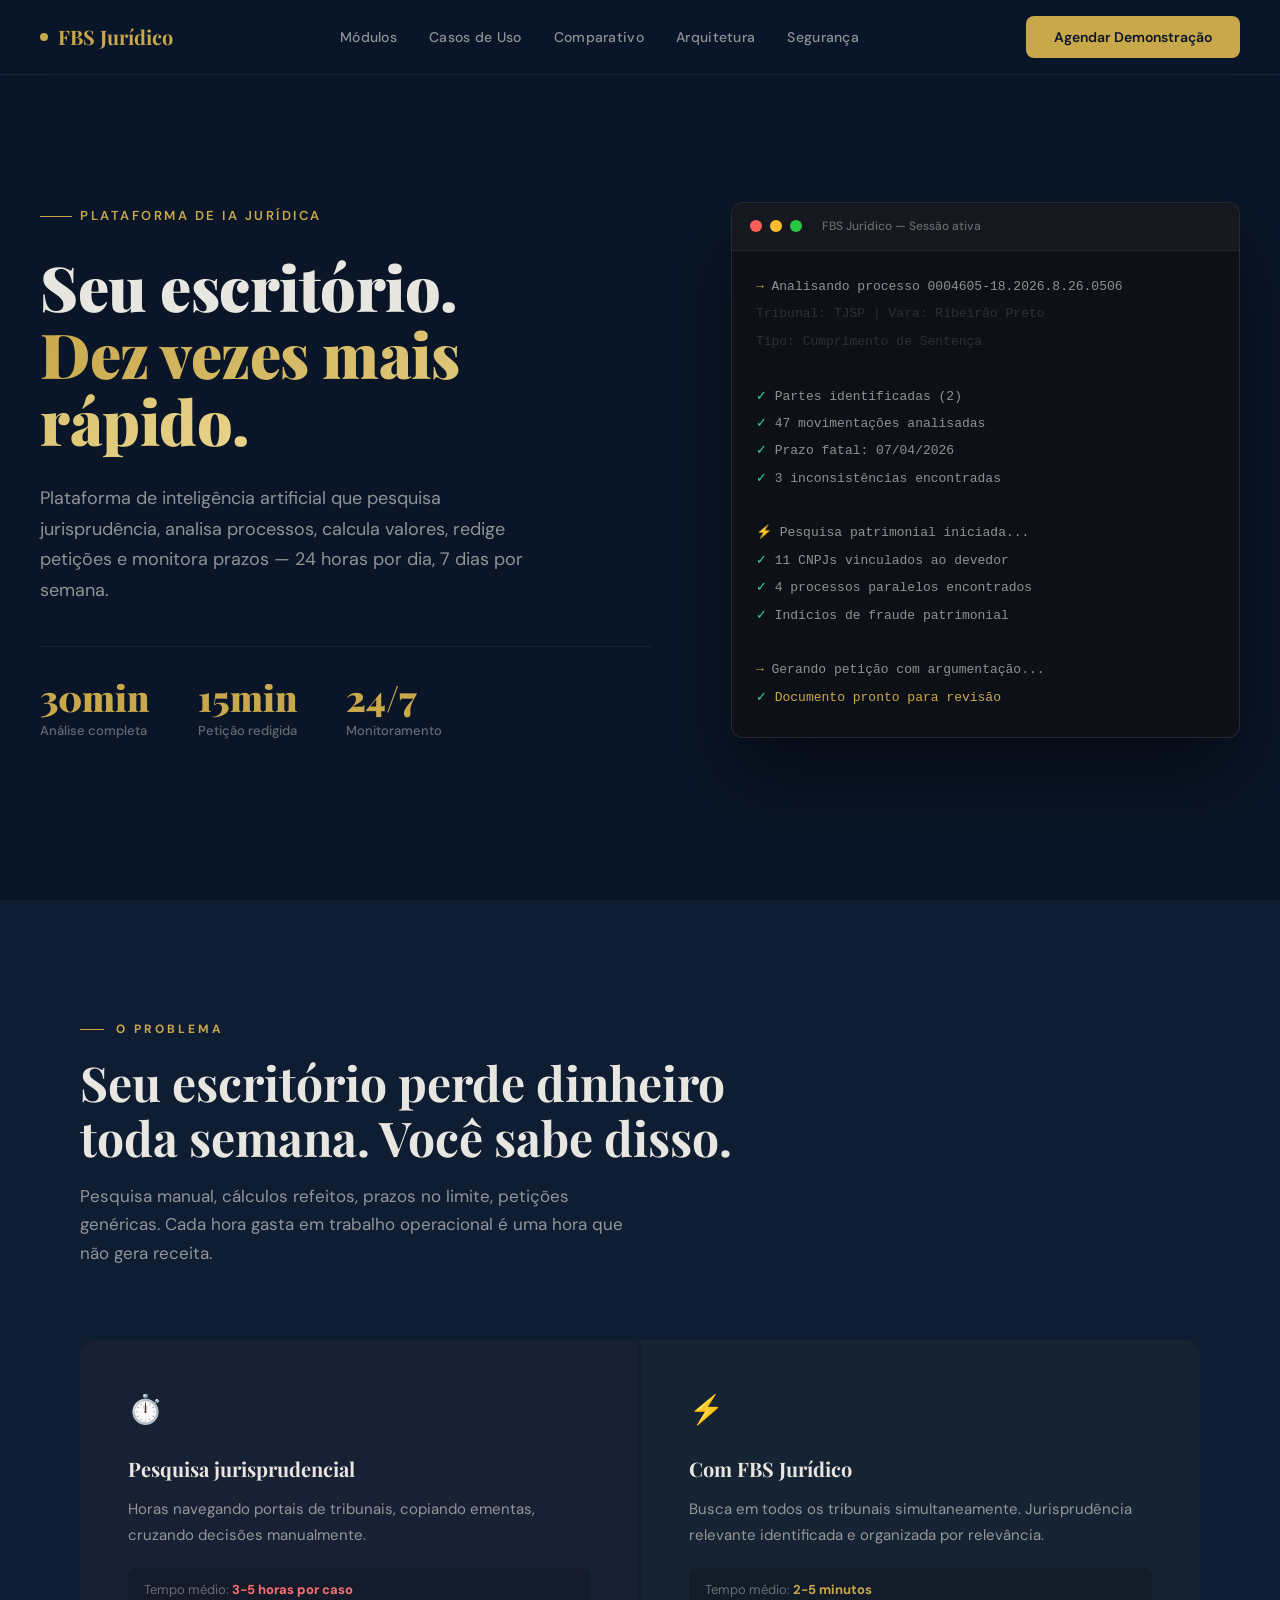
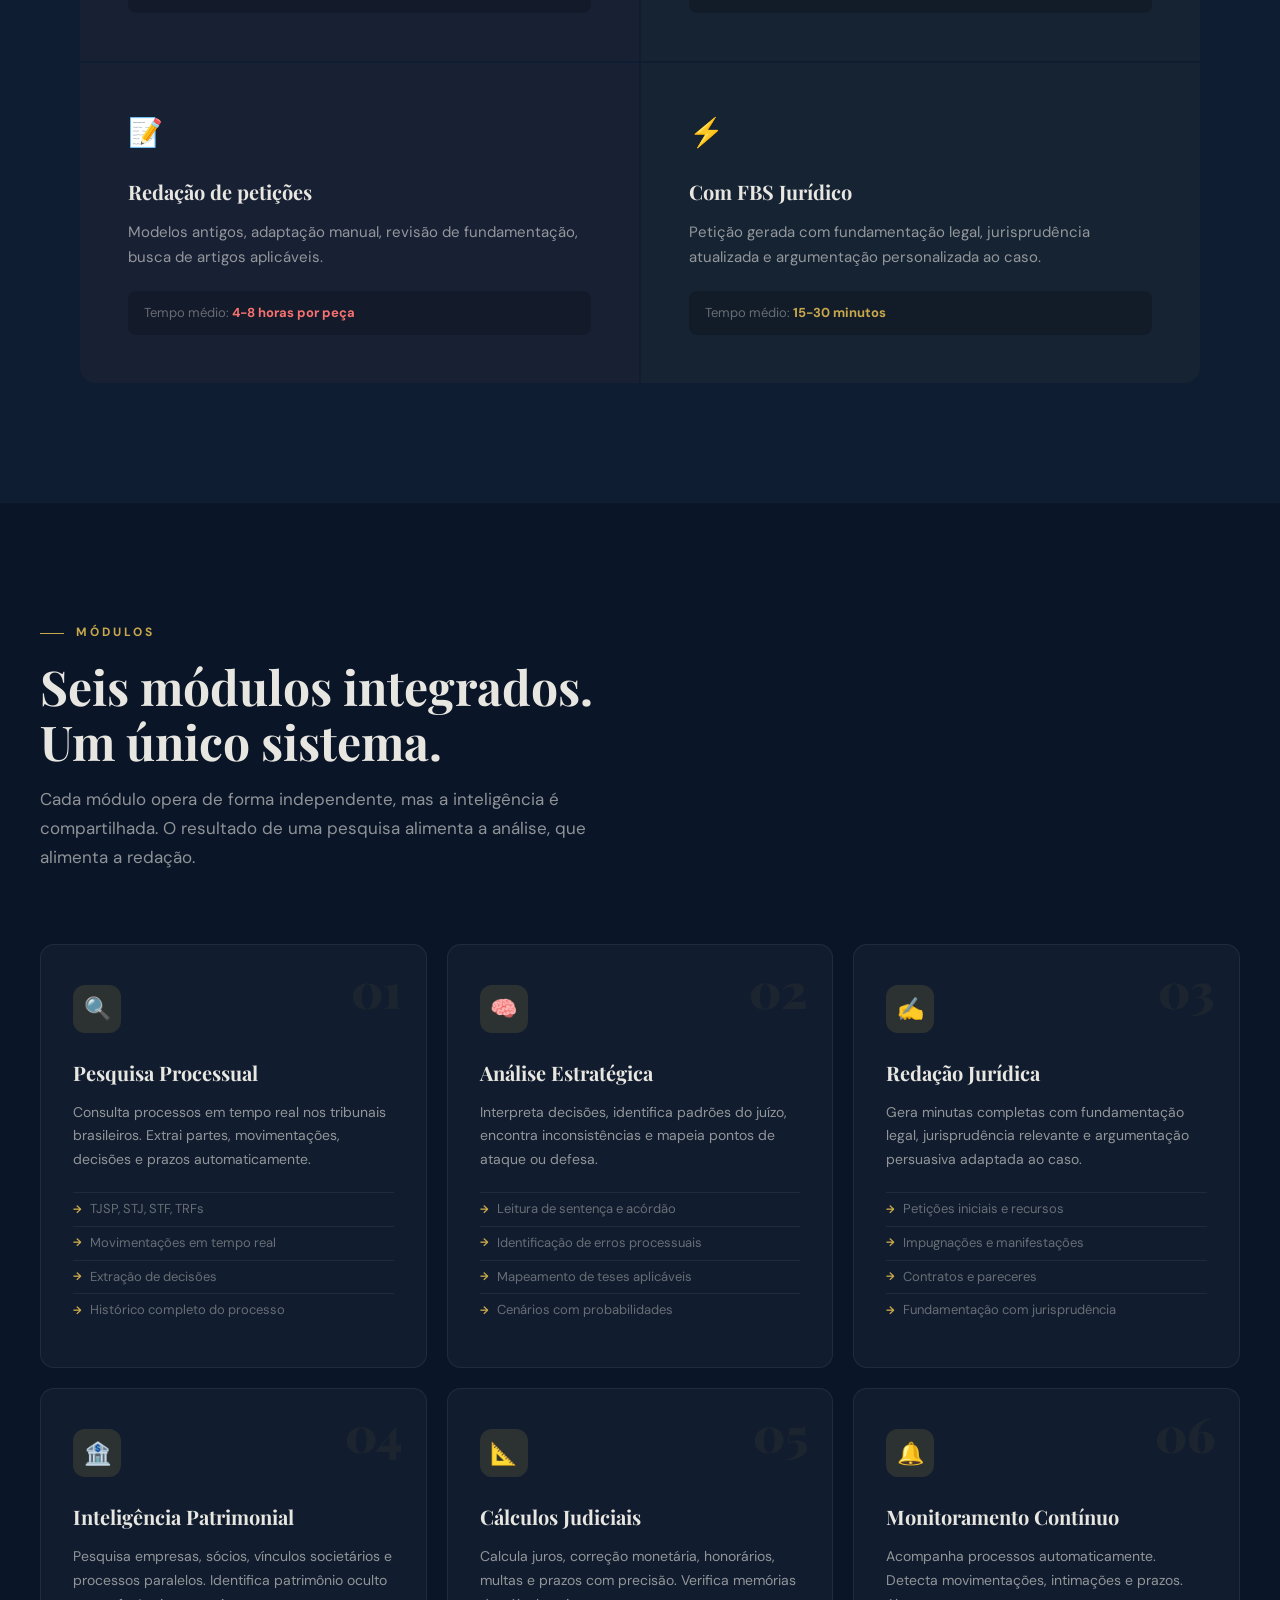
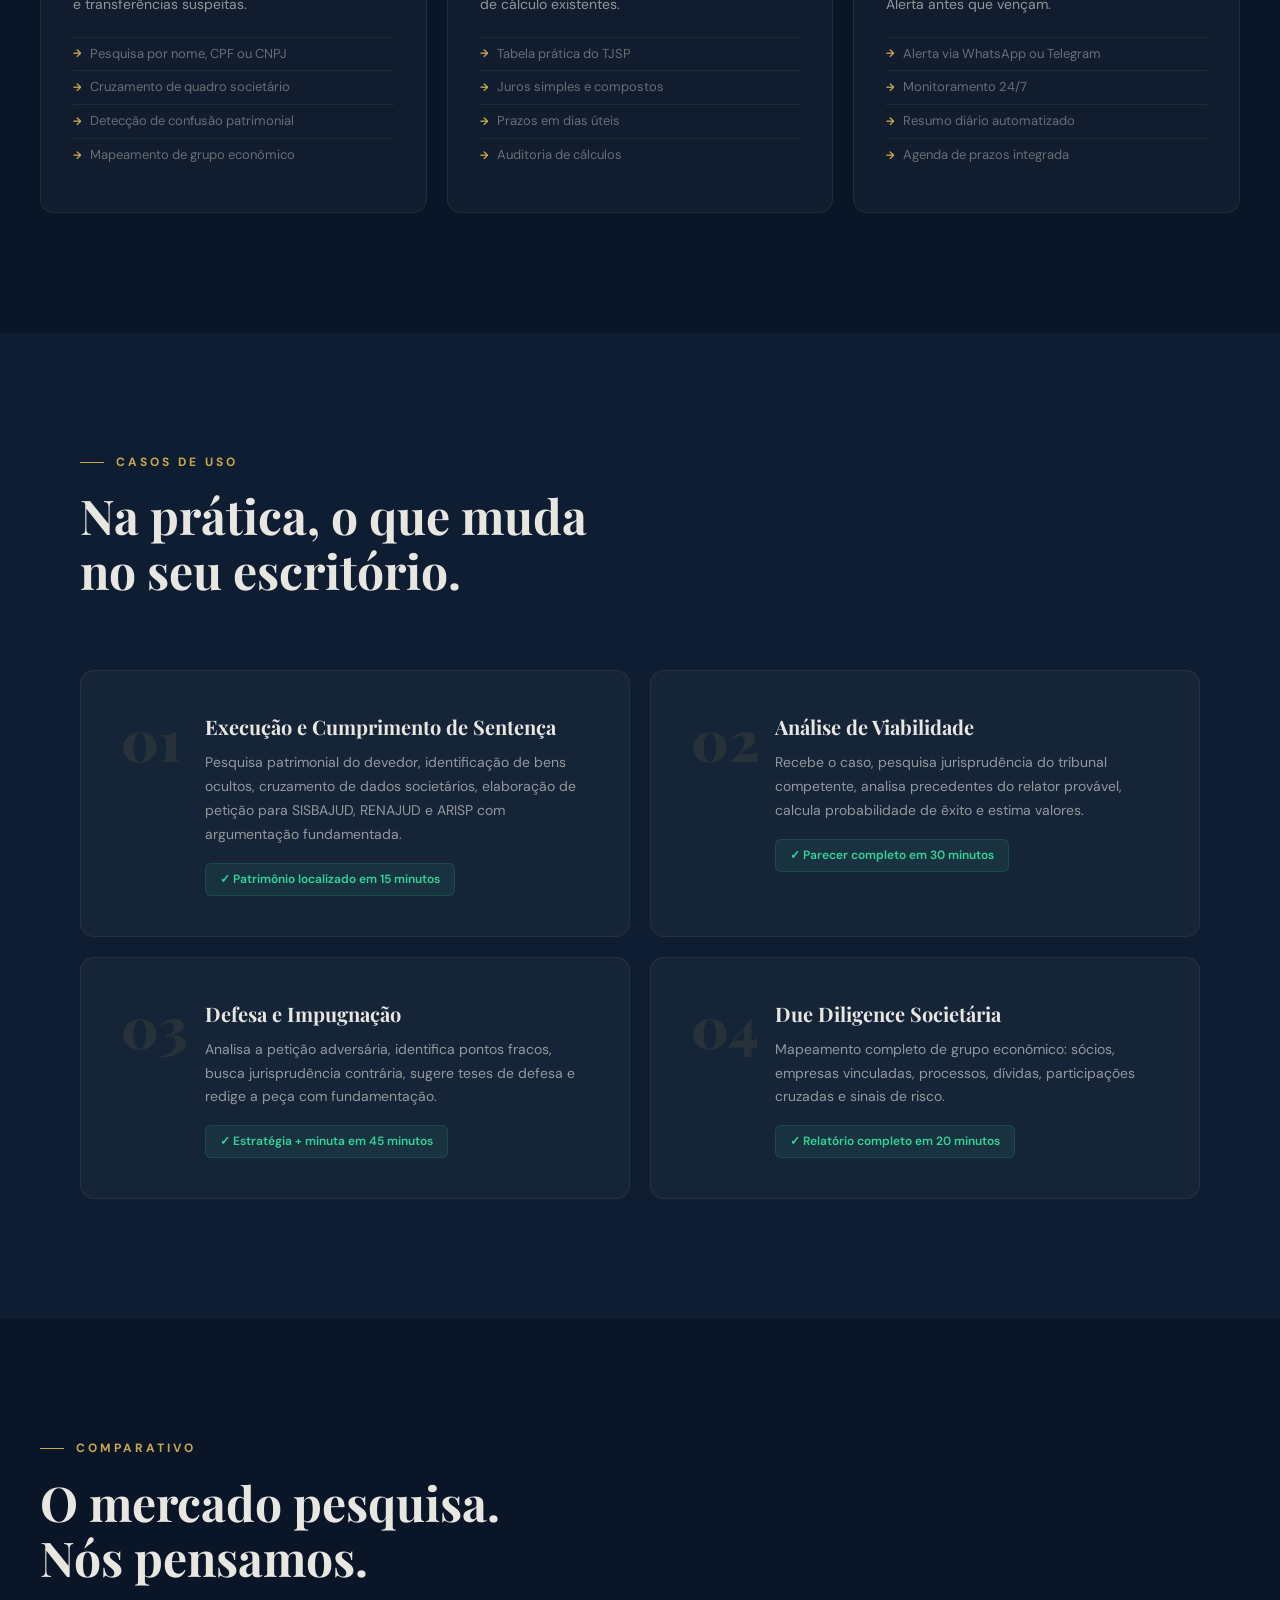
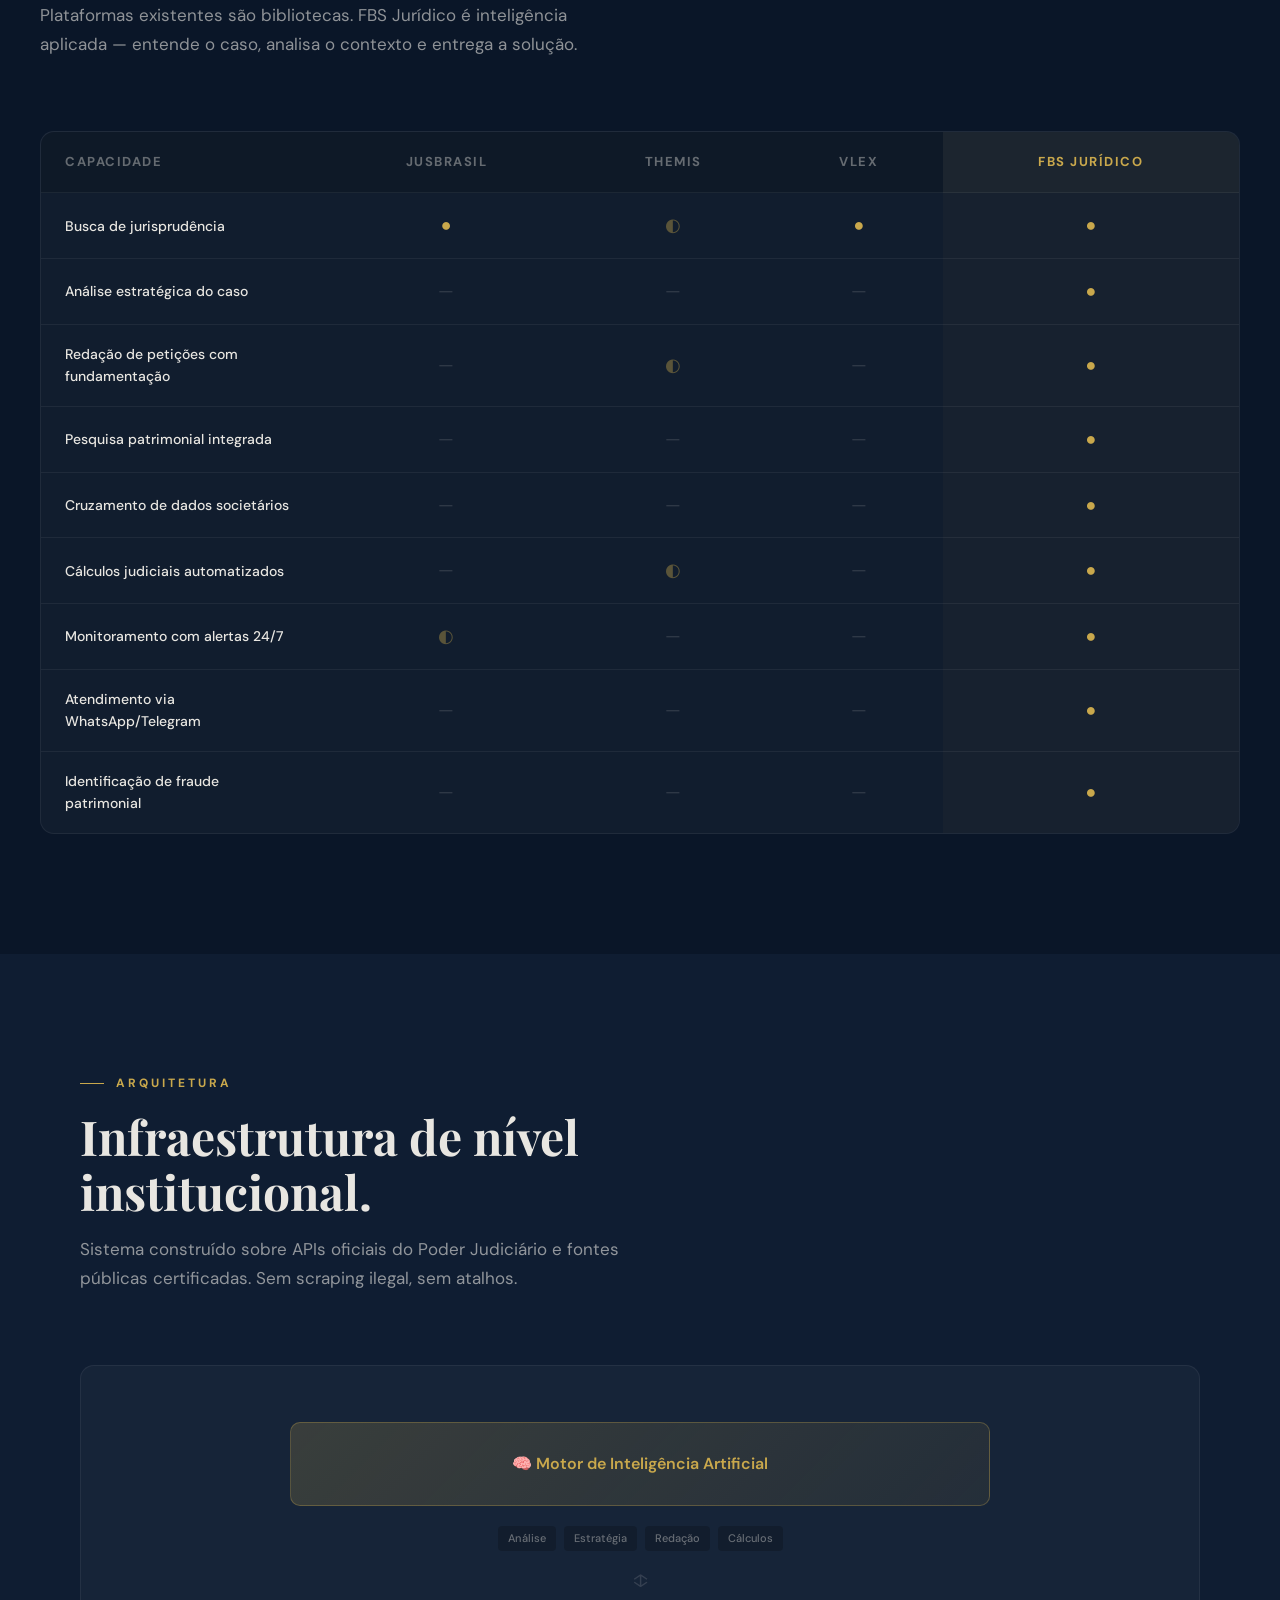
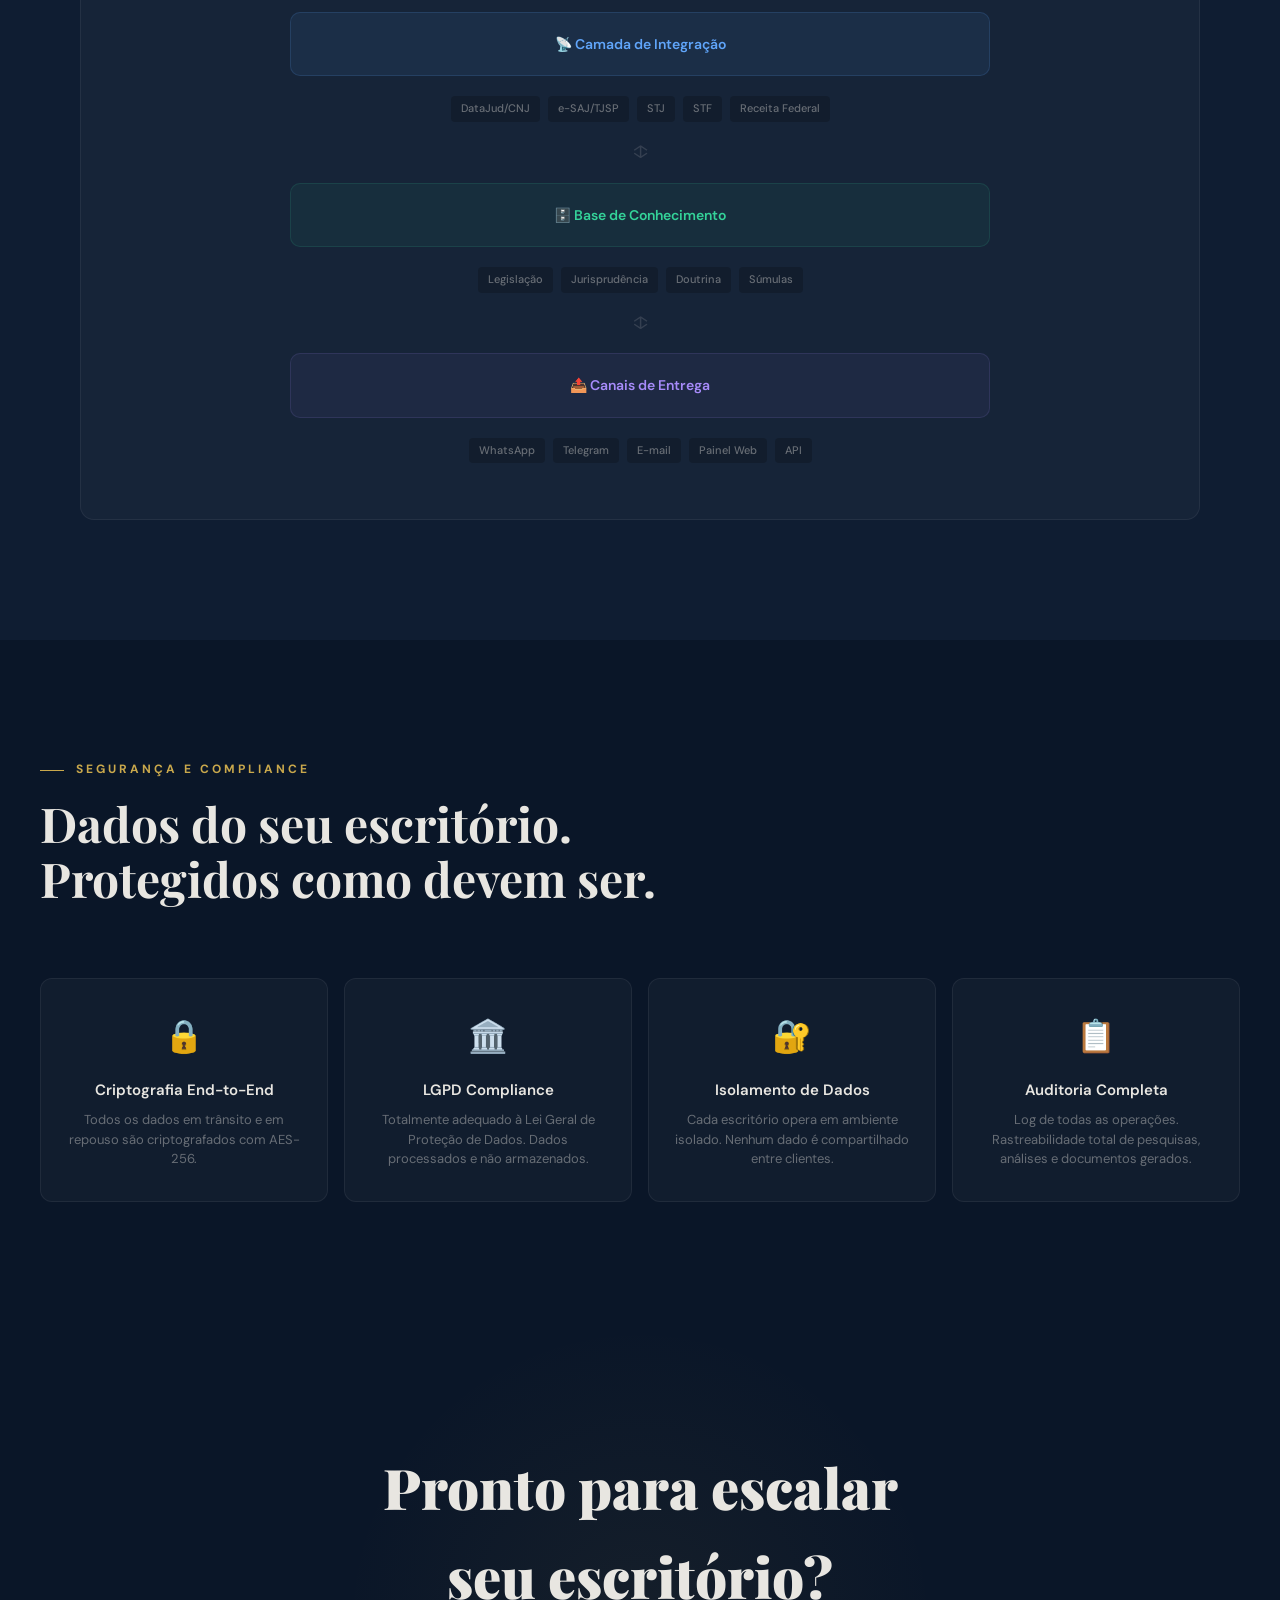
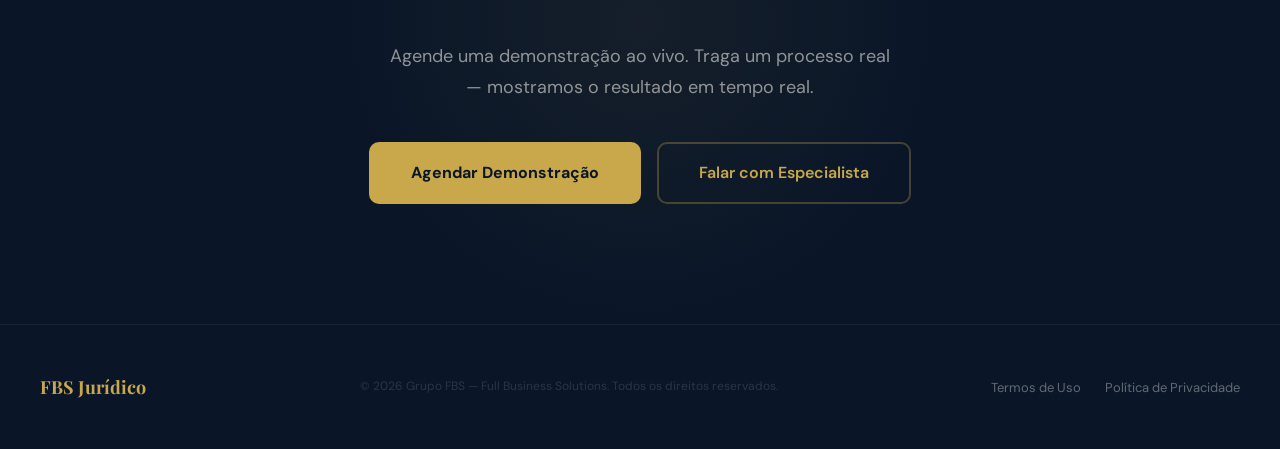
<file: fbs-juridico-saas.html>
<!DOCTYPE html>
<html lang="pt-BR">
<head>
<meta charset="UTF-8">
<meta name="viewport" content="width=device-width, initial-scale=1.0">
<title>FBS Jurídico — Plataforma de Inteligência Artificial para Escritórios de Advocacia</title>
<meta name="description" content="Plataforma de IA jurídica que pesquisa, analisa, calcula e redige. Para escritórios que querem escalar sem contratar.">
<style>
  @import url('https://fonts.googleapis.com/css2?family=Playfair+Display:wght@400;600;700;900&family=DM+Sans:ital,wght@0,300;0,400;0,500;0,600;0,700;1,400&display=swap');

  :root {
    --navy: #0A1628;
    --navy-light: #0F1D32;
    --navy-mid: #152340;
    --gold: #C9A84C;
    --gold-light: #E8D48B;
    --gold-dim: rgba(201,168,76,0.15);
    --text: #E8E6E1;
    --text-60: rgba(232,230,225,0.6);
    --text-40: rgba(232,230,225,0.4);
    --text-20: rgba(232,230,225,0.15);
    --white-5: rgba(255,255,255,0.05);
    --white-8: rgba(255,255,255,0.08);
    --white-3: rgba(255,255,255,0.03);
    --border: rgba(255,255,255,0.06);
    --success: #34D399;
    --danger: #F87171;
  }

  * { margin: 0; padding: 0; box-sizing: border-box; }

  html { scroll-behavior: smooth; }

  body {
    font-family: 'DM Sans', -apple-system, BlinkMacSystemFont, sans-serif;
    background: var(--navy);
    color: var(--text);
    line-height: 1.6;
    -webkit-font-smoothing: antialiased;
  }

  /* === NAV === */
  nav {
    position: fixed;
    top: 0; left: 0; right: 0;
    z-index: 100;
    padding: 16px 40px;
    display: flex;
    justify-content: space-between;
    align-items: center;
    background: rgba(10,22,40,0.85);
    backdrop-filter: blur(20px);
    border-bottom: 1px solid var(--border);
  }

  .nav-logo {
    font-family: 'Playfair Display', serif;
    font-size: 20px;
    font-weight: 700;
    color: var(--gold);
    text-decoration: none;
    display: flex;
    align-items: center;
    gap: 10px;
  }

  .nav-logo .dot {
    width: 8px; height: 8px;
    background: var(--gold);
    border-radius: 50%;
    animation: pulse 2s infinite;
  }

  .nav-links {
    display: flex;
    gap: 32px;
    list-style: none;
  }

  .nav-links a {
    color: var(--text-60);
    text-decoration: none;
    font-size: 14px;
    font-weight: 500;
    transition: color 0.3s;
    letter-spacing: 0.3px;
  }

  .nav-links a:hover { color: var(--gold); }

  .nav-cta {
    background: var(--gold);
    color: var(--navy);
    padding: 10px 28px;
    border-radius: 8px;
    font-weight: 600;
    font-size: 14px;
    text-decoration: none;
    transition: all 0.3s;
    border: none;
    cursor: pointer;
  }

  .nav-cta:hover {
    background: var(--gold-light);
    transform: translateY(-1px);
  }

  /* === HERO === */
  .hero {
    min-height: 100vh;
    display: flex;
    align-items: center;
    padding: 120px 40px 80px;
    max-width: 1400px;
    margin: 0 auto;
    gap: 80px;
  }

  .hero-left {
    flex: 1.2;
  }

  .hero-right {
    flex: 1;
    position: relative;
  }

  .hero-eyebrow {
    display: inline-flex;
    align-items: center;
    gap: 8px;
    font-size: 13px;
    font-weight: 600;
    letter-spacing: 2.5px;
    text-transform: uppercase;
    color: var(--gold);
    margin-bottom: 28px;
  }

  .hero-eyebrow::before {
    content: '';
    width: 32px; height: 1px;
    background: var(--gold);
  }

  .hero h1 {
    font-family: 'Playfair Display', serif;
    font-size: clamp(38px, 5vw, 62px);
    font-weight: 900;
    line-height: 1.08;
    margin-bottom: 28px;
    letter-spacing: -0.5px;
  }

  .hero h1 em {
    font-style: normal;
    background: linear-gradient(135deg, var(--gold), var(--gold-light));
    -webkit-background-clip: text;
    -webkit-text-fill-color: transparent;
    background-clip: text;
  }

  .hero-desc {
    font-size: 18px;
    color: var(--text-60);
    line-height: 1.7;
    max-width: 520px;
    margin-bottom: 40px;
  }

  .hero-metrics {
    display: flex;
    gap: 48px;
    padding-top: 32px;
    border-top: 1px solid var(--border);
  }

  .hero-metric {
    text-align: left;
  }

  .hero-metric .number {
    font-family: 'Playfair Display', serif;
    font-size: 36px;
    font-weight: 900;
    color: var(--gold);
    line-height: 1;
  }

  .hero-metric .label {
    font-size: 13px;
    color: var(--text-40);
    margin-top: 6px;
    font-weight: 500;
  }

  /* Terminal mockup */
  .terminal {
    background: #0D1117;
    border: 1px solid rgba(255,255,255,0.1);
    border-radius: 12px;
    overflow: hidden;
    box-shadow: 0 40px 80px rgba(0,0,0,0.5);
  }

  .terminal-bar {
    display: flex;
    align-items: center;
    gap: 8px;
    padding: 14px 18px;
    background: rgba(255,255,255,0.03);
    border-bottom: 1px solid rgba(255,255,255,0.06);
  }

  .terminal-dot {
    width: 12px; height: 12px;
    border-radius: 50%;
  }

  .terminal-dot.red { background: #FF5F57; }
  .terminal-dot.yellow { background: #FEBC2E; }
  .terminal-dot.green { background: #28C840; }

  .terminal-title {
    margin-left: 12px;
    font-size: 12px;
    color: var(--text-40);
    font-weight: 500;
  }

  .terminal-body {
    padding: 24px;
    font-family: 'SF Mono', 'Fira Code', monospace;
    font-size: 13px;
    line-height: 1.8;
    color: var(--text-60);
  }

  .terminal-body .cmd {
    color: var(--gold);
  }

  .terminal-body .result {
    color: var(--success);
  }

  .terminal-body .info {
    color: #60A5FA;
  }

  .terminal-body .dim {
    color: var(--text-20);
  }

  .terminal-body .line {
    display: block;
    margin-bottom: 4px;
  }

  /* === SECTIONS === */
  .section {
    padding: 120px 40px;
    max-width: 1400px;
    margin: 0 auto;
  }

  .section-dark {
    background: var(--navy-light);
    max-width: 100%;
    padding-left: 0;
    padding-right: 0;
  }

  .section-dark .section-inner {
    max-width: 1400px;
    margin: 0 auto;
    padding: 0 40px;
  }

  .section-header {
    margin-bottom: 72px;
  }

  .section-header .eyebrow {
    font-size: 12px;
    font-weight: 700;
    letter-spacing: 3px;
    text-transform: uppercase;
    color: var(--gold);
    margin-bottom: 16px;
    display: flex;
    align-items: center;
    gap: 12px;
  }

  .section-header .eyebrow::before {
    content: '';
    width: 24px; height: 1px;
    background: var(--gold);
  }

  .section-header h2 {
    font-family: 'Playfair Display', serif;
    font-size: clamp(32px, 4vw, 48px);
    font-weight: 700;
    line-height: 1.15;
    margin-bottom: 16px;
  }

  .section-header p {
    font-size: 17px;
    color: var(--text-60);
    max-width: 560px;
    line-height: 1.7;
  }

  /* === PROBLEM/SOLUTION === */
  .problem-grid {
    display: grid;
    grid-template-columns: 1fr 1fr;
    gap: 2px;
    border-radius: 16px;
    overflow: hidden;
  }

  .problem-card {
    padding: 48px;
    background: var(--white-3);
  }

  .problem-card.dark { background: rgba(248,113,113,0.04); }
  .problem-card.gold-bg { background: rgba(201,168,76,0.04); }

  .problem-card .icon {
    font-size: 28px;
    margin-bottom: 20px;
  }

  .problem-card h3 {
    font-family: 'Playfair Display', serif;
    font-size: 20px;
    font-weight: 700;
    margin-bottom: 12px;
  }

  .problem-card p {
    font-size: 15px;
    color: var(--text-60);
    line-height: 1.7;
  }

  .problem-card .stat {
    margin-top: 20px;
    padding: 12px 16px;
    background: rgba(0,0,0,0.2);
    border-radius: 8px;
    font-size: 13px;
    color: var(--text-40);
  }

  .problem-card .stat strong {
    color: var(--danger);
    font-weight: 700;
  }

  .problem-card.gold-bg .stat strong {
    color: var(--gold);
  }

  /* === MODULES === */
  .modules-grid {
    display: grid;
    grid-template-columns: repeat(3, 1fr);
    gap: 20px;
  }

  .module-card {
    background: var(--white-3);
    border: 1px solid var(--border);
    border-radius: 14px;
    padding: 40px 32px;
    transition: all 0.4s cubic-bezier(0.4, 0, 0.2, 1);
    position: relative;
  }

  .module-card:hover {
    background: var(--white-8);
    border-color: rgba(201,168,76,0.15);
    transform: translateY(-6px);
    box-shadow: 0 20px 60px rgba(0,0,0,0.3);
  }

  .module-number {
    position: absolute;
    top: 20px;
    right: 24px;
    font-family: 'Playfair Display', serif;
    font-size: 48px;
    font-weight: 900;
    color: rgba(201,168,76,0.06);
    line-height: 1;
  }

  .module-icon {
    width: 48px; height: 48px;
    border-radius: 12px;
    background: var(--gold-dim);
    display: flex;
    align-items: center;
    justify-content: center;
    font-size: 22px;
    margin-bottom: 24px;
  }

  .module-card h3 {
    font-family: 'Playfair Display', serif;
    font-size: 20px;
    font-weight: 700;
    margin-bottom: 12px;
  }

  .module-card p {
    font-size: 14px;
    color: var(--text-60);
    line-height: 1.7;
    margin-bottom: 20px;
  }

  .module-features {
    list-style: none;
    padding: 0;
  }

  .module-features li {
    font-size: 13px;
    color: var(--text-40);
    padding: 6px 0;
    border-top: 1px solid var(--border);
    display: flex;
    align-items: center;
    gap: 8px;
  }

  .module-features li::before {
    content: '→';
    color: var(--gold);
    font-weight: 700;
    font-size: 11px;
  }

  /* === USE CASES === */
  .cases-grid {
    display: grid;
    grid-template-columns: repeat(2, 1fr);
    gap: 20px;
  }

  .case-card {
    background: var(--white-3);
    border: 1px solid var(--border);
    border-radius: 14px;
    padding: 40px;
    display: flex;
    gap: 24px;
  }

  .case-number {
    font-family: 'Playfair Display', serif;
    font-size: 56px;
    font-weight: 900;
    color: rgba(201,168,76,0.1);
    line-height: 1;
    min-width: 60px;
  }

  .case-content h3 {
    font-family: 'Playfair Display', serif;
    font-size: 20px;
    margin-bottom: 8px;
  }

  .case-content p {
    font-size: 14px;
    color: var(--text-60);
    line-height: 1.7;
    margin-bottom: 16px;
  }

  .case-result {
    display: inline-flex;
    align-items: center;
    gap: 6px;
    padding: 6px 14px;
    background: rgba(52,211,153,0.08);
    border: 1px solid rgba(52,211,153,0.15);
    border-radius: 6px;
    font-size: 12px;
    font-weight: 600;
    color: var(--success);
  }

  /* === COMPARISON TABLE === */
  .comp-table {
    width: 100%;
    border-collapse: separate;
    border-spacing: 0;
    background: var(--white-3);
    border: 1px solid var(--border);
    border-radius: 14px;
    overflow: hidden;
  }

  .comp-table thead th {
    padding: 20px 24px;
    text-align: center;
    font-size: 13px;
    font-weight: 700;
    text-transform: uppercase;
    letter-spacing: 1.5px;
    color: var(--text-40);
    border-bottom: 1px solid var(--border);
    background: rgba(0,0,0,0.15);
  }

  .comp-table thead th:first-child {
    text-align: left;
    width: 280px;
  }

  .comp-table thead th:last-child {
    color: var(--gold);
    background: rgba(201,168,76,0.06);
  }

  .comp-table tbody td {
    padding: 18px 24px;
    text-align: center;
    font-size: 14px;
    border-bottom: 1px solid var(--border);
  }

  .comp-table tbody td:first-child {
    text-align: left;
    font-weight: 500;
    color: var(--text);
  }

  .comp-table tbody td:last-child {
    background: rgba(201,168,76,0.03);
  }

  .comp-table tbody tr:last-child td {
    border-bottom: none;
  }

  .comp-yes {
    color: var(--gold);
    font-weight: 700;
    font-size: 18px;
  }

  .comp-no {
    color: var(--text-20);
    font-size: 18px;
  }

  .comp-partial {
    color: rgba(201,168,76,0.4);
    font-size: 18px;
  }

  /* === ARCHITECTURE === */
  .arch-visual {
    background: var(--white-3);
    border: 1px solid var(--border);
    border-radius: 14px;
    padding: 56px;
    text-align: center;
  }

  .arch-layers {
    display: flex;
    flex-direction: column;
    gap: 16px;
    max-width: 700px;
    margin: 0 auto;
  }

  .arch-layer {
    padding: 20px 32px;
    border-radius: 10px;
    font-size: 14px;
    font-weight: 600;
    display: flex;
    align-items: center;
    justify-content: center;
    gap: 12px;
    transition: transform 0.3s;
  }

  .arch-layer:hover { transform: scale(1.02); }

  .arch-layer.brain {
    background: linear-gradient(135deg, rgba(201,168,76,0.2), rgba(201,168,76,0.08));
    border: 1px solid rgba(201,168,76,0.3);
    color: var(--gold);
    font-size: 16px;
    padding: 28px;
  }

  .arch-layer.apis {
    background: rgba(96,165,250,0.08);
    border: 1px solid rgba(96,165,250,0.15);
    color: #60A5FA;
  }

  .arch-layer.data {
    background: rgba(52,211,153,0.06);
    border: 1px solid rgba(52,211,153,0.12);
    color: var(--success);
  }

  .arch-layer.output {
    background: rgba(167,139,250,0.06);
    border: 1px solid rgba(167,139,250,0.12);
    color: #A78BFA;
  }

  .arch-connector {
    display: flex;
    justify-content: center;
    color: var(--text-20);
    font-size: 18px;
  }

  .arch-sub {
    display: flex;
    gap: 8px;
    justify-content: center;
    margin-top: 4px;
  }

  .arch-sub span {
    font-size: 11px;
    padding: 4px 10px;
    background: rgba(0,0,0,0.2);
    border-radius: 4px;
    color: var(--text-40);
    font-weight: 500;
  }

  /* === SECURITY === */
  .security-grid {
    display: grid;
    grid-template-columns: repeat(4, 1fr);
    gap: 16px;
  }

  .security-item {
    background: var(--white-3);
    border: 1px solid var(--border);
    border-radius: 12px;
    padding: 32px 24px;
    text-align: center;
  }

  .security-item .icon {
    font-size: 32px;
    margin-bottom: 16px;
  }

  .security-item h4 {
    font-size: 15px;
    font-weight: 600;
    margin-bottom: 8px;
  }

  .security-item p {
    font-size: 13px;
    color: var(--text-40);
    line-height: 1.5;
  }

  /* === CTA === */
  .cta-section {
    text-align: center;
    padding: 120px 40px;
    position: relative;
  }

  .cta-section::before {
    content: '';
    position: absolute;
    top: 0; left: 50%;
    transform: translateX(-50%);
    width: 600px; height: 600px;
    background: radial-gradient(circle, rgba(201,168,76,0.06) 0%, transparent 70%);
    pointer-events: none;
  }

  .cta-section h2 {
    font-family: 'Playfair Display', serif;
    font-size: clamp(36px, 5vw, 56px);
    font-weight: 900;
    margin-bottom: 20px;
    position: relative;
  }

  .cta-section p {
    font-size: 18px;
    color: var(--text-60);
    max-width: 500px;
    margin: 0 auto 40px;
    line-height: 1.7;
    position: relative;
  }

  .cta-buttons {
    display: flex;
    gap: 16px;
    justify-content: center;
    position: relative;
  }

  .btn-primary {
    background: var(--gold);
    color: var(--navy);
    padding: 16px 40px;
    border-radius: 10px;
    font-weight: 700;
    font-size: 16px;
    text-decoration: none;
    transition: all 0.3s;
    border: 2px solid var(--gold);
  }

  .btn-primary:hover {
    background: var(--gold-light);
    transform: translateY(-2px);
    box-shadow: 0 12px 40px rgba(201,168,76,0.2);
  }

  .btn-secondary {
    background: transparent;
    color: var(--gold);
    padding: 16px 40px;
    border-radius: 10px;
    font-weight: 600;
    font-size: 16px;
    text-decoration: none;
    border: 2px solid rgba(201,168,76,0.3);
    transition: all 0.3s;
  }

  .btn-secondary:hover {
    border-color: var(--gold);
    background: rgba(201,168,76,0.05);
  }

  /* === FOOTER === */
  footer {
    padding: 48px 40px;
    border-top: 1px solid var(--border);
    display: flex;
    justify-content: space-between;
    align-items: center;
    max-width: 1400px;
    margin: 0 auto;
  }

  .footer-logo {
    font-family: 'Playfair Display', serif;
    font-size: 18px;
    font-weight: 700;
    color: var(--gold);
  }

  .footer-legal {
    font-size: 12px;
    color: var(--text-20);
  }

  .footer-links {
    display: flex;
    gap: 24px;
    list-style: none;
  }

  .footer-links a {
    font-size: 13px;
    color: var(--text-40);
    text-decoration: none;
    transition: color 0.3s;
  }

  .footer-links a:hover { color: var(--gold); }

  /* === ANIMATIONS === */
  @keyframes pulse {
    0%, 100% { opacity: 1; }
    50% { opacity: 0.4; }
  }

  /* === RESPONSIVE === */
  @media (max-width: 1024px) {
    nav { padding: 16px 24px; }
    .nav-links { display: none; }
    .hero { flex-direction: column; padding: 120px 24px 60px; gap: 48px; }
    .hero-right { width: 100%; }
    .section { padding: 80px 24px; }
    .modules-grid { grid-template-columns: repeat(2, 1fr); }
    .cases-grid { grid-template-columns: 1fr; }
    .security-grid { grid-template-columns: repeat(2, 1fr); }
    .comp-table { font-size: 12px; }
    .comp-table thead th, .comp-table tbody td { padding: 12px 10px; }
    footer { flex-direction: column; gap: 16px; text-align: center; }
  }

  @media (max-width: 640px) {
    .hero h1 { font-size: 32px; }
    .hero-metrics { flex-wrap: wrap; gap: 24px; }
    .modules-grid { grid-template-columns: 1fr; }
    .problem-grid { grid-template-columns: 1fr; }
    .security-grid { grid-template-columns: 1fr; }
    .cta-buttons { flex-direction: column; align-items: center; }
    .arch-visual { padding: 32px 16px; }
  }
</style>
</head>
<body>

<!-- NAV -->
<nav>
  <a href="#" class="nav-logo"><span class="dot"></span> FBS Jurídico</a>
  <ul class="nav-links">
    <li><a href="#modulos">Módulos</a></li>
    <li><a href="#casos">Casos de Uso</a></li>
    <li><a href="#comparativo">Comparativo</a></li>
    <li><a href="#arquitetura">Arquitetura</a></li>
    <li><a href="#seguranca">Segurança</a></li>
  </ul>
  <a href="#contato" class="nav-cta">Agendar Demonstração</a>
</nav>

<!-- HERO -->
<div class="hero">
  <div class="hero-left">
    <div class="hero-eyebrow">Plataforma de IA Jurídica</div>
    <h1>Seu escritório.<br><em>Dez vezes mais rápido.</em></h1>
    <p class="hero-desc">Plataforma de inteligência artificial que pesquisa jurisprudência, analisa processos, calcula valores, redige petições e monitora prazos — 24 horas por dia, 7 dias por semana.</p>
    <div class="hero-metrics">
      <div class="hero-metric">
        <div class="number">30min</div>
        <div class="label">Análise completa</div>
      </div>
      <div class="hero-metric">
        <div class="number">15min</div>
        <div class="label">Petição redigida</div>
      </div>
      <div class="hero-metric">
        <div class="number">24/7</div>
        <div class="label">Monitoramento</div>
      </div>
    </div>
  </div>

  <div class="hero-right">
    <div class="terminal">
      <div class="terminal-bar">
        <span class="terminal-dot red"></span>
        <span class="terminal-dot yellow"></span>
        <span class="terminal-dot green"></span>
        <span class="terminal-title">FBS Jurídico — Sessão ativa</span>
      </div>
      <div class="terminal-body">
        <span class="line"><span class="cmd">→</span> Analisando processo 0004605-18.2026.8.26.0506</span>
        <span class="line"><span class="dim">  Tribunal: TJSP | Vara: Ribeirão Preto</span></span>
        <span class="line"><span class="dim">  Tipo: Cumprimento de Sentença</span></span>
        <span class="line">&nbsp;</span>
        <span class="line"><span class="result">✓</span> Partes identificadas (2)</span>
        <span class="line"><span class="result">✓</span> 47 movimentações analisadas</span>
        <span class="line"><span class="result">✓</span> Prazo fatal: 07/04/2026</span>
        <span class="line"><span class="result">✓</span> 3 inconsistências encontradas</span>
        <span class="line">&nbsp;</span>
        <span class="line"><span class="info">⚡</span> Pesquisa patrimonial iniciada...</span>
        <span class="line"><span class="result">✓</span> 11 CNPJs vinculados ao devedor</span>
        <span class="line"><span class="result">✓</span> 4 processos paralelos encontrados</span>
        <span class="line"><span class="result">✓</span> Indícios de fraude patrimonial</span>
        <span class="line">&nbsp;</span>
        <span class="line"><span class="cmd">→</span> Gerando petição com argumentação...</span>
        <span class="line"><span class="result">✓</span> <span style="color:var(--gold)">Documento pronto para revisão</span></span>
      </div>
    </div>
  </div>
</div>

<!-- PROBLEMA -->
<div class="section-dark">
  <div class="section-inner" id="problema">
    <div class="section">
      <div class="section-header">
        <div class="eyebrow">O problema</div>
        <h2>Seu escritório perde dinheiro<br>toda semana. Você sabe disso.</h2>
        <p>Pesquisa manual, cálculos refeitos, prazos no limite, petições genéricas. Cada hora gasta em trabalho operacional é uma hora que não gera receita.</p>
      </div>

      <div class="problem-grid">
        <div class="problem-card dark">
          <div class="icon">⏱️</div>
          <h3>Pesquisa jurisprudencial</h3>
          <p>Horas navegando portais de tribunais, copiando ementas, cruzando decisões manualmente.</p>
          <div class="stat">Tempo médio: <strong>3-5 horas por caso</strong></div>
        </div>
        <div class="problem-card gold-bg">
          <div class="icon">⚡</div>
          <h3>Com FBS Jurídico</h3>
          <p>Busca em todos os tribunais simultaneamente. Jurisprudência relevante identificada e organizada por relevância.</p>
          <div class="stat">Tempo médio: <strong>2-5 minutos</strong></div>
        </div>
        <div class="problem-card dark">
          <div class="icon">📝</div>
          <h3>Redação de petições</h3>
          <p>Modelos antigos, adaptação manual, revisão de fundamentação, busca de artigos aplicáveis.</p>
          <div class="stat">Tempo médio: <strong>4-8 horas por peça</strong></div>
        </div>
        <div class="problem-card gold-bg">
          <div class="icon">⚡</div>
          <h3>Com FBS Jurídico</h3>
          <p>Petição gerada com fundamentação legal, jurisprudência atualizada e argumentação personalizada ao caso.</p>
          <div class="stat">Tempo médio: <strong>15-30 minutos</strong></div>
        </div>
      </div>
    </div>
  </div>
</div>

<!-- MÓDULOS -->
<div class="section" id="modulos">
  <div class="section-header">
    <div class="eyebrow">Módulos</div>
    <h2>Seis módulos integrados.<br>Um único sistema.</h2>
    <p>Cada módulo opera de forma independente, mas a inteligência é compartilhada. O resultado de uma pesquisa alimenta a análise, que alimenta a redação.</p>
  </div>

  <div class="modules-grid">

    <div class="module-card">
      <span class="module-number">01</span>
      <div class="module-icon">🔍</div>
      <h3>Pesquisa Processual</h3>
      <p>Consulta processos em tempo real nos tribunais brasileiros. Extrai partes, movimentações, decisões e prazos automaticamente.</p>
      <ul class="module-features">
        <li>TJSP, STJ, STF, TRFs</li>
        <li>Movimentações em tempo real</li>
        <li>Extração de decisões</li>
        <li>Histórico completo do processo</li>
      </ul>
    </div>

    <div class="module-card">
      <span class="module-number">02</span>
      <div class="module-icon">🧠</div>
      <h3>Análise Estratégica</h3>
      <p>Interpreta decisões, identifica padrões do juízo, encontra inconsistências e mapeia pontos de ataque ou defesa.</p>
      <ul class="module-features">
        <li>Leitura de sentença e acórdão</li>
        <li>Identificação de erros processuais</li>
        <li>Mapeamento de teses aplicáveis</li>
        <li>Cenários com probabilidades</li>
      </ul>
    </div>

    <div class="module-card">
      <span class="module-number">03</span>
      <div class="module-icon">✍️</div>
      <h3>Redação Jurídica</h3>
      <p>Gera minutas completas com fundamentação legal, jurisprudência relevante e argumentação persuasiva adaptada ao caso.</p>
      <ul class="module-features">
        <li>Petições iniciais e recursos</li>
        <li>Impugnações e manifestações</li>
        <li>Contratos e pareceres</li>
        <li>Fundamentação com jurisprudência</li>
      </ul>
    </div>

    <div class="module-card">
      <span class="module-number">04</span>
      <div class="module-icon">🏦</div>
      <h3>Inteligência Patrimonial</h3>
      <p>Pesquisa empresas, sócios, vínculos societários e processos paralelos. Identifica patrimônio oculto e transferências suspeitas.</p>
      <ul class="module-features">
        <li>Pesquisa por nome, CPF ou CNPJ</li>
        <li>Cruzamento de quadro societário</li>
        <li>Detecção de confusão patrimonial</li>
        <li>Mapeamento de grupo econômico</li>
      </ul>
    </div>

    <div class="module-card">
      <span class="module-number">05</span>
      <div class="module-icon">📐</div>
      <h3>Cálculos Judiciais</h3>
      <p>Calcula juros, correção monetária, honorários, multas e prazos com precisão. Verifica memórias de cálculo existentes.</p>
      <ul class="module-features">
        <li>Tabela prática do TJSP</li>
        <li>Juros simples e compostos</li>
        <li>Prazos em dias úteis</li>
        <li>Auditoria de cálculos</li>
      </ul>
    </div>

    <div class="module-card">
      <span class="module-number">06</span>
      <div class="module-icon">🔔</div>
      <h3>Monitoramento Contínuo</h3>
      <p>Acompanha processos automaticamente. Detecta movimentações, intimações e prazos. Alerta antes que vençam.</p>
      <ul class="module-features">
        <li>Alerta via WhatsApp ou Telegram</li>
        <li>Monitoramento 24/7</li>
        <li>Resumo diário automatizado</li>
        <li>Agenda de prazos integrada</li>
      </ul>
    </div>

  </div>
</div>

<!-- CASOS DE USO -->
<div class="section-dark">
  <div class="section-inner" id="casos">
    <div class="section">
      <div class="section-header">
        <div class="eyebrow">Casos de uso</div>
        <h2>Na prática, o que muda<br>no seu escritório.</h2>
      </div>

      <div class="cases-grid">

        <div class="case-card">
          <div class="case-number">01</div>
          <div class="case-content">
            <h3>Execução e Cumprimento de Sentença</h3>
            <p>Pesquisa patrimonial do devedor, identificação de bens ocultos, cruzamento de dados societários, elaboração de petição para SISBAJUD, RENAJUD e ARISP com argumentação fundamentada.</p>
            <span class="case-result">✓ Patrimônio localizado em 15 minutos</span>
          </div>
        </div>

        <div class="case-card">
          <div class="case-number">02</div>
          <div class="case-content">
            <h3>Análise de Viabilidade</h3>
            <p>Recebe o caso, pesquisa jurisprudência do tribunal competente, analisa precedentes do relator provável, calcula probabilidade de êxito e estima valores.</p>
            <span class="case-result">✓ Parecer completo em 30 minutos</span>
          </div>
        </div>

        <div class="case-card">
          <div class="case-number">03</div>
          <div class="case-content">
            <h3>Defesa e Impugnação</h3>
            <p>Analisa a petição adversária, identifica pontos fracos, busca jurisprudência contrária, sugere teses de defesa e redige a peça com fundamentação.</p>
            <span class="case-result">✓ Estratégia + minuta em 45 minutos</span>
          </div>
        </div>

        <div class="case-card">
          <div class="case-number">04</div>
          <div class="case-content">
            <h3>Due Diligence Societária</h3>
            <p>Mapeamento completo de grupo econômico: sócios, empresas vinculadas, processos, dívidas, participações cruzadas e sinais de risco.</p>
            <span class="case-result">✓ Relatório completo em 20 minutos</span>
          </div>
        </div>

      </div>
    </div>
  </div>
</div>

<!-- COMPARATIVO -->
<div class="section" id="comparativo">
  <div class="section-header">
    <div class="eyebrow">Comparativo</div>
    <h2>O mercado pesquisa.<br>Nós pensamos.</h2>
    <p>Plataformas existentes são bibliotecas. FBS Jurídico é inteligência aplicada — entende o caso, analisa o contexto e entrega a solução.</p>
  </div>

  <table class="comp-table">
    <thead>
      <tr>
        <th>Capacidade</th>
        <th>Jusbrasil</th>
        <th>Themis</th>
        <th>vLex</th>
        <th>FBS Jurídico</th>
      </tr>
    </thead>
    <tbody>
      <tr>
        <td>Busca de jurisprudência</td>
        <td><span class="comp-yes">●</span></td>
        <td><span class="comp-partial">◐</span></td>
        <td><span class="comp-yes">●</span></td>
        <td><span class="comp-yes">●</span></td>
      </tr>
      <tr>
        <td>Análise estratégica do caso</td>
        <td><span class="comp-no">—</span></td>
        <td><span class="comp-no">—</span></td>
        <td><span class="comp-no">—</span></td>
        <td><span class="comp-yes">●</span></td>
      </tr>
      <tr>
        <td>Redação de petições com fundamentação</td>
        <td><span class="comp-no">—</span></td>
        <td><span class="comp-partial">◐</span></td>
        <td><span class="comp-no">—</span></td>
        <td><span class="comp-yes">●</span></td>
      </tr>
      <tr>
        <td>Pesquisa patrimonial integrada</td>
        <td><span class="comp-no">—</span></td>
        <td><span class="comp-no">—</span></td>
        <td><span class="comp-no">—</span></td>
        <td><span class="comp-yes">●</span></td>
      </tr>
      <tr>
        <td>Cruzamento de dados societários</td>
        <td><span class="comp-no">—</span></td>
        <td><span class="comp-no">—</span></td>
        <td><span class="comp-no">—</span></td>
        <td><span class="comp-yes">●</span></td>
      </tr>
      <tr>
        <td>Cálculos judiciais automatizados</td>
        <td><span class="comp-no">—</span></td>
        <td><span class="comp-partial">◐</span></td>
        <td><span class="comp-no">—</span></td>
        <td><span class="comp-yes">●</span></td>
      </tr>
      <tr>
        <td>Monitoramento com alertas 24/7</td>
        <td><span class="comp-partial">◐</span></td>
        <td><span class="comp-no">—</span></td>
        <td><span class="comp-no">—</span></td>
        <td><span class="comp-yes">●</span></td>
      </tr>
      <tr>
        <td>Atendimento via WhatsApp/Telegram</td>
        <td><span class="comp-no">—</span></td>
        <td><span class="comp-no">—</span></td>
        <td><span class="comp-no">—</span></td>
        <td><span class="comp-yes">●</span></td>
      </tr>
      <tr>
        <td>Identificação de fraude patrimonial</td>
        <td><span class="comp-no">—</span></td>
        <td><span class="comp-no">—</span></td>
        <td><span class="comp-no">—</span></td>
        <td><span class="comp-yes">●</span></td>
      </tr>
    </tbody>
  </table>
</div>

<!-- ARQUITETURA -->
<div class="section-dark">
  <div class="section-inner" id="arquitetura">
    <div class="section">
      <div class="section-header">
        <div class="eyebrow">Arquitetura</div>
        <h2>Infraestrutura de nível<br>institucional.</h2>
        <p>Sistema construído sobre APIs oficiais do Poder Judiciário e fontes públicas certificadas. Sem scraping ilegal, sem atalhos.</p>
      </div>

      <div class="arch-visual">
        <div class="arch-layers">
          <div class="arch-layer brain">🧠 Motor de Inteligência Artificial</div>
          <div class="arch-sub">
            <span>Análise</span>
            <span>Estratégia</span>
            <span>Redação</span>
            <span>Cálculos</span>
          </div>

          <div class="arch-connector">↕</div>

          <div class="arch-layer apis">📡 Camada de Integração</div>
          <div class="arch-sub">
            <span>DataJud/CNJ</span>
            <span>e-SAJ/TJSP</span>
            <span>STJ</span>
            <span>STF</span>
            <span>Receita Federal</span>
          </div>

          <div class="arch-connector">↕</div>

          <div class="arch-layer data">🗄️ Base de Conhecimento</div>
          <div class="arch-sub">
            <span>Legislação</span>
            <span>Jurisprudência</span>
            <span>Doutrina</span>
            <span>Súmulas</span>
          </div>

          <div class="arch-connector">↕</div>

          <div class="arch-layer output">📤 Canais de Entrega</div>
          <div class="arch-sub">
            <span>WhatsApp</span>
            <span>Telegram</span>
            <span>E-mail</span>
            <span>Painel Web</span>
            <span>API</span>
          </div>
        </div>
      </div>
    </div>
  </div>
</div>

<!-- SEGURANÇA -->
<div class="section" id="seguranca">
  <div class="section-header">
    <div class="eyebrow">Segurança e Compliance</div>
    <h2>Dados do seu escritório.<br>Protegidos como devem ser.</h2>
  </div>

  <div class="security-grid">
    <div class="security-item">
      <div class="icon">🔒</div>
      <h4>Criptografia End-to-End</h4>
      <p>Todos os dados em trânsito e em repouso são criptografados com AES-256.</p>
    </div>
    <div class="security-item">
      <div class="icon">🏛️</div>
      <h4>LGPD Compliance</h4>
      <p>Totalmente adequado à Lei Geral de Proteção de Dados. Dados processados e não armazenados.</p>
    </div>
    <div class="security-item">
      <div class="icon">🔐</div>
      <h4>Isolamento de Dados</h4>
      <p>Cada escritório opera em ambiente isolado. Nenhum dado é compartilhado entre clientes.</p>
    </div>
    <div class="security-item">
      <div class="icon">📋</div>
      <h4>Auditoria Completa</h4>
      <p>Log de todas as operações. Rastreabilidade total de pesquisas, análises e documentos gerados.</p>
    </div>
  </div>
</div>

<!-- CTA -->
<div class="cta-section" id="contato">
  <h2>Pronto para escalar<br>seu escritório?</h2>
  <p>Agende uma demonstração ao vivo. Traga um processo real — mostramos o resultado em tempo real.</p>
  <div class="cta-buttons">
    <a href="#" class="btn-primary">Agendar Demonstração</a>
    <a href="#" class="btn-secondary">Falar com Especialista</a>
  </div>
</div>

<!-- FOOTER -->
<footer>
  <div class="footer-logo">FBS Jurídico</div>
  <div class="footer-legal">© 2026 Grupo FBS — Full Business Solutions. Todos os direitos reservados.</div>
  <ul class="footer-links">
    <li><a href="#">Termos de Uso</a></li>
    <li><a href="#">Política de Privacidade</a></li>
  </ul>
</footer>

</body>
</html>
</file>
<file: fbs-sistema/static/css/main.321d76e8.css>
*{box-sizing:border-box;margin:0;padding:0}:root{--navy:#0a1628;--navy2:#0e1d36;--navy3:#162844;--gold:#c9a84c;--gold2:#dfc06e;--gold3:#a8893a;--dark:#060d1a;--card:#0c1729;--card2:#111f38;--border:#1a2f52;--text:#e4e9f1;--text2:#7e90ab;--text3:#4a5d7a;--green:#34d399;--red:#f87171;--blue:#60a5fa;--pink:#f472b6;--orange:#fb923c;--cyan:#22d3ee;--purple:#a78bfa}#root,body,html{background:#060d1a;background:var(--dark);color:#e4e9f1;color:var(--text);font-family:DM Sans,sans-serif;height:100%;overflow:hidden}button{border:none;cursor:pointer}button,input,select,textarea{font-family:inherit}button:focus-visible,input:focus-visible,select:focus-visible,textarea:focus-visible{outline:2px solid #c9a84c;outline:2px solid var(--gold);outline-offset:2px}::-webkit-scrollbar{width:5px}::-webkit-scrollbar-track{background:#0000}::-webkit-scrollbar-thumb{background:#162844;background:var(--navy3);border-radius:3px}.login-screen{align-items:center;background:#060d1a;background:var(--dark);display:flex;inset:0;justify-content:center;position:fixed;z-index:9999}.login-box{background:#0a1628;background:var(--navy);border:1px solid #1a2f52;border:1px solid var(--border);border-radius:20px;box-shadow:0 30px 80px #0009;padding:48px 36px;text-align:center;width:400px}.login-logo{align-items:center;background:linear-gradient(135deg,#c9a84c,#dfc06e);background:linear-gradient(135deg,var(--gold),var(--gold2));border-radius:50%;box-shadow:0 0 40px #c9a84c40;color:#0a1628;color:var(--navy);display:flex;font-size:30px;font-weight:900;height:90px;justify-content:center;margin:0 auto 20px;width:90px}.login-box h2,.login-logo{font-family:Cormorant Garamond}.login-box h2{color:#c9a84c;color:var(--gold);font-size:24px;margin-bottom:4px}.login-box p{color:#7e90ab;color:var(--text2);font-size:13px;margin-bottom:24px}.login-field{background:#060d1a;background:var(--dark);border:1px solid #1a2f52;border:1px solid var(--border);border-radius:10px;color:#e4e9f1;color:var(--text);font-size:14px;margin-bottom:12px;padding:12px 16px;transition:border .2s;width:100%}.login-field:focus{border-color:#c9a84c;border-color:var(--gold)}.login-btn{background:linear-gradient(135deg,#c9a84c,#dfc06e);background:linear-gradient(135deg,var(--gold),var(--gold2));border-radius:10px;color:#0a1628;color:var(--navy);font-size:15px;font-weight:700;margin-top:8px;padding:13px;transition:transform .15s;width:100%}.login-btn:hover{transform:translateY(-1px)}.login-demos{display:flex;gap:8px;justify-content:center;margin-top:16px}.demo-btn{background:#0c1729;background:var(--card);border-radius:6px;color:#7e90ab;color:var(--text2);font-size:12px;min-height:44px;padding:10px 18px}.demo-btn:hover{color:#c9a84c;color:var(--gold)}.login-err{color:#f87171;color:var(--red);font-size:12px;margin-top:8px}.app-container{height:100vh;width:100vw}.topbar{-webkit-backdrop-filter:blur(20px);backdrop-filter:blur(20px);background:#0a1628e0;border-bottom:1px solid #1a2f52;border-bottom:1px solid var(--border);height:54px;justify-content:space-between;left:0;padding:0 24px;position:fixed;right:0;top:0;z-index:100}.topbar,.topbar-left{align-items:center;display:flex}.topbar-left{gap:14px}.topbar-logo{color:#c9a84c;color:var(--gold);cursor:pointer;font-family:Cormorant Garamond;font-size:20px;font-weight:900}.breadcrumb{align-items:center;color:#7e90ab;color:var(--text2);display:flex;font-size:13px;gap:6px}.breadcrumb span{cursor:pointer;transition:color .2s}.breadcrumb span:hover{color:#c9a84c;color:var(--gold)}.breadcrumb .sep{color:#1a2f52;color:var(--border);font-size:10px}.breadcrumb .current{color:#c9a84c;color:var(--gold)}.topbar-right{gap:12px}.topbar-av,.topbar-right{align-items:center;display:flex}.topbar-av{background:#c9a84c;background:var(--gold);border-radius:50%;color:#0a1628;color:var(--navy);font-size:12px;font-weight:700;height:32px;justify-content:center;width:32px}.btn-out{background:#0c1729;background:var(--card);border-radius:6px;color:#7e90ab;color:var(--text2);font-size:11px;padding:5px 12px}.btn-out:hover{color:#f87171;color:var(--red)}.mindmap{bottom:0;left:0;overflow:hidden;position:fixed;right:0;top:54px}.mm-bg{background:radial-gradient(ellipse at center,#c9a84c08 0,#0000 70%)}.mm-bg,.mm-grid{inset:0;position:absolute}.mm-grid{background-image:radial-gradient(circle,#1e305040 1px,#0000 0);background-size:40px 40px}.mm-center{cursor:pointer;left:50%;position:absolute;text-align:center;top:50%;transform:translate(-50%,-50%);z-index:10}.mm-center-circle{align-items:center;animation:pulse 3s ease-in-out infinite;background:linear-gradient(135deg,#c9a84c,#dfc06e);background:linear-gradient(135deg,var(--gold),var(--gold2));border-radius:50%;box-shadow:0 0 50px #c9a84c40;color:#0a1628;color:var(--navy);display:flex;font-family:Cormorant Garamond;font-weight:900;height:110px;justify-content:center;margin:0 auto;width:110px}.mm-center-label{color:#c9a84c;color:var(--gold);font-family:Cormorant Garamond;font-size:16px;font-weight:700;margin-top:10px}.mm-center-sub{color:#7e90ab;color:var(--text2);font-size:11px;margin-top:2px}@keyframes pulse{0%,to{box-shadow:0 0 50px #c9a84c40}50%{box-shadow:0 0 70px #c9a84c66}}.mm-node{cursor:pointer;position:absolute;text-align:center;transition:all .5s cubic-bezier(.16,1,.3,1)}.mm-node.show{animation:float 5s ease-in-out infinite;opacity:1;transform:scale(1)}.mm-node-circle{align-items:center;background:#0c1729;background:var(--card);border:2px solid #1a2f52;border:2px solid var(--border);border-radius:50%;box-shadow:0 6px 24px #0000004d;display:flex;font-size:26px;height:68px;justify-content:center;margin:0 auto;transition:all .3s;width:68px}.mm-node:hover .mm-node-circle{border-color:#c9a84c;border-color:var(--gold);box-shadow:0 6px 24px #c9a84c33;transform:scale(1.08)}.mm-node-label{font-size:11px;font-weight:600;line-height:1.3;margin-top:7px;max-width:95px}.mm-node-sub{font-size:9px;margin-top:1px}.mm-back,.mm-node-sub{color:#7e90ab;color:var(--text2)}.mm-back{align-items:center;background:#0c1729;background:var(--card);border:1px solid #1a2f52;border:1px solid var(--border);border-radius:8px;display:flex;font-size:12px;gap:5px;left:20px;min-height:44px;padding:10px 16px;position:fixed;top:66px;transition:all .2s;z-index:50}.mm-back:hover{border-color:#c9a84c;border-color:var(--gold);color:#c9a84c;color:var(--gold)}.funcpage{background:#060d1a;background:var(--dark);bottom:0;left:0;overflow-y:auto;padding:24px;position:fixed;right:0;top:54px;z-index:80}.fp-head{align-items:center;display:flex;flex-wrap:wrap;gap:12px;justify-content:space-between;margin-bottom:20px}.fp-head h2{color:#c9a84c;color:var(--gold);font-family:Cormorant Garamond;font-size:22px}.fp-back,.fp-head p{color:#7e90ab;color:var(--text2);font-size:12px}.fp-back{background:#0c1729;background:var(--card);border:1px solid #1a2f52;border:1px solid var(--border);border-radius:8px;min-height:44px;padding:10px 16px}.fp-back:hover{border-color:#c9a84c;border-color:var(--gold);color:#c9a84c;color:var(--gold)}.fp-tabs{display:flex;flex-wrap:wrap;gap:4px;margin-bottom:16px}.fp-tab{background:#0c1729;background:var(--card);border:1px solid #1a2f52;border:1px solid var(--border);border-radius:8px;color:#7e90ab;color:var(--text2);font-size:12px;min-height:44px;padding:10px 16px;transition:all .2s}.fp-tab.active,.fp-tab:hover{background:#c9a84c0f;border-color:#c9a84c;border-color:var(--gold);color:#c9a84c;color:var(--gold)}.kpi-row{grid-gap:12px;display:grid;gap:12px;grid-template-columns:repeat(auto-fit,minmax(180px,1fr));margin-bottom:20px}.kpi{background:#0a1628;background:var(--navy);border:1px solid #1a2f52;border:1px solid var(--border);border-radius:12px;padding:16px}.kpi-label{color:#7e90ab;color:var(--text2);font-size:10px;letter-spacing:.5px;text-transform:uppercase}.kpi-val{color:#c9a84c;color:var(--gold);font-family:Cormorant Garamond;font-size:26px;font-weight:700;margin-top:3px}.kpi-ch{font-size:11px;margin-top:3px}.kpi-ch.up{color:#34d399;color:var(--green)}.kpi-ch.down{color:#f87171;color:var(--red)}table{border-collapse:collapse;width:100%}th{border-bottom:1px solid #1a2f52;border-bottom:1px solid var(--border);color:#7e90ab;color:var(--text2);font-size:10px;letter-spacing:.5px;text-align:left;text-transform:uppercase}td,th{padding:8px 12px}td{border-bottom:1px solid #1e30504d;font-size:12px}tr:hover td{background:#c9a84c05}.badge{border-radius:10px;display:inline-block;font-size:10px;font-weight:600;padding:2px 8px}.badge-g{background:#34d3991f;color:#34d399;color:var(--green)}.badge-o{background:#fb923c1f;color:#fb923c;color:var(--orange)}.badge-b{background:#60a5fa1f;color:#60a5fa;color:var(--blue)}.badge-r{background:#f871711f;color:#f87171;color:var(--red)}.chart-container{background:#0a1628;background:var(--navy);border:1px solid #1a2f52;border:1px solid var(--border);border-radius:12px;margin-bottom:16px;padding:20px}.chart-title{color:#c9a84c;color:var(--gold);font-family:Cormorant Garamond;font-size:18px;margin-bottom:4px}.chart-sub{color:#7e90ab;color:var(--text2);font-size:11px;margin-bottom:16px}.chart-tabs{display:flex;gap:6px;margin-bottom:16px}.chart-tab{background:#0c1729;background:var(--card);border:1px solid #1a2f52;border:1px solid var(--border);border-radius:6px;color:#7e90ab;color:var(--text2);cursor:pointer;font-size:11px;min-height:44px;padding:10px 14px}.chart-tab.active{border-color:#c9a84c;border-color:var(--gold);color:#c9a84c;color:var(--gold)}.dr-chat{display:flex;flex-direction:column;height:calc(100vh - 102px);margin:-20px -24px -24px}.dr-header{align-items:center;background:#0a162880;border-bottom:1px solid #1a2f52;border-bottom:1px solid var(--border);display:flex;gap:14px;padding:14px 24px}.dr-av{border:2px solid #c9a84c;border:2px solid var(--gold);border-radius:50%;box-shadow:0 0 20px #c9a84c33;flex-shrink:0;height:48px;overflow:hidden;width:48px}.dr-av svg{height:100%;width:100%}.dr-nm{color:#c9a84c;color:var(--gold);font-family:Cormorant Garamond;font-size:18px;font-weight:700}.dr-st{align-items:center;color:#34d399;color:var(--green);display:flex;font-size:11px;gap:5px}.dr-st:before{animation:statusP 2s infinite;background:#34d399;background:var(--green);border-radius:50%;content:"";height:6px;width:6px}@keyframes statusP{0%,to{opacity:1}50%{opacity:.4}}.dr-msgs{display:flex;flex:1 1;flex-direction:column;gap:16px;overflow-y:auto;padding:20px 24px}.dr-intro{padding:30px 0;text-align:center}.dr-intro-av{border:2px solid #c9a84c;border:2px solid var(--gold);border-radius:50%;height:80px;margin:0 auto 12px;overflow:hidden;width:80px}.dr-intro-av svg{height:100%;width:100%}.dr-intro h3{color:#c9a84c;color:var(--gold);font-family:Cormorant Garamond;font-size:22px}.dr-intro p{color:#7e90ab;color:var(--text2);font-size:12px;margin-top:4px}.dr-chips{display:flex;flex-wrap:wrap;gap:6px;justify-content:center;margin-top:14px}.dr-chip{background:#0c1729;background:var(--card);border:1px solid #1a2f52;border:1px solid var(--border);border-radius:16px;color:#7e90ab;color:var(--text2);cursor:pointer;font-size:11px;padding:6px 14px;transition:all .2s}.dr-chip:hover{border-color:#c9a84c;border-color:var(--gold);color:#c9a84c;color:var(--gold)}.msg-row{animation:msgA .3s ease-out;display:flex;gap:10px;max-width:70%}.msg-row.bot{align-self:flex-start}.msg-row.usr{align-self:flex-end;flex-direction:row-reverse}@keyframes msgA{0%{opacity:0;transform:translateY(8px)}to{opacity:1;transform:translateY(0)}}.msg-av{border:1.5px solid #1a2f52;border:1.5px solid var(--border);border-radius:50%;flex-shrink:0;height:32px;overflow:hidden;width:32px}.msg-av svg{height:100%;width:100%}.msg-av.usr-av{align-items:center;background:#c9a84c;background:var(--gold);border-color:#c9a84c;border-color:var(--gold);color:#0a1628;color:var(--navy);display:flex;font-size:11px;font-weight:700;justify-content:center}.msg-bb{border-radius:14px;font-size:13px;line-height:1.6;padding:12px 16px}.msg-row.bot .msg-bb{background:#0e1d36;background:var(--navy2);border:1px solid #1a2f52;border:1px solid var(--border);border-top-left-radius:3px}.msg-row.usr .msg-bb{background:linear-gradient(135deg,#a8893a,#c9a84c);background:linear-gradient(135deg,var(--gold3),var(--gold));border-top-right-radius:3px;color:#0a1628;color:var(--navy);font-weight:500}.msg-tm{color:#4a5d7a;color:var(--text3);font-size:9px;margin-top:4px;padding:0 4px}.typing-ind{align-self:flex-start;background:#0e1d36;background:var(--navy2);border:1px solid #1a2f52;border:1px solid var(--border);border-radius:14px;border-top-left-radius:3px;display:flex;gap:4px;margin-left:42px;padding:12px 16px}.typing-ind span{animation:tDot 1.4s infinite;background:#4a5d7a;background:var(--text3);border-radius:50%;height:6px;width:6px}.typing-ind span:nth-child(2){animation-delay:.2s}.typing-ind span:nth-child(3){animation-delay:.4s}@keyframes tDot{0%,60%,to{opacity:.4;transform:translateY(0)}30%{opacity:1;transform:translateY(-5px)}}.dr-input{align-items:flex-end;border-top:1px solid #1a2f52;border-top:1px solid var(--border);display:flex;gap:8px;padding:12px 24px 20px}.dr-input textarea{background:#0a1628;background:var(--navy);border:1px solid #1a2f52;border:1px solid var(--border);border-radius:10px;color:#e4e9f1;color:var(--text);flex:1 1;font-size:13px;max-height:100px;min-height:42px;padding:10px 14px;resize:none}.dr-input textarea:focus{border-color:#c9a84c;border-color:var(--gold)}.dr-input textarea::placeholder{color:#4a5d7a;color:var(--text3)}.dr-send{align-items:center;background:linear-gradient(135deg,#c9a84c,#dfc06e);background:linear-gradient(135deg,var(--gold),var(--gold2));border-radius:10px;color:#0a1628;color:var(--navy);display:flex;flex-shrink:0;font-size:18px;height:42px;justify-content:center;width:42px}.dr-send:hover{transform:scale(1.05)}.wa-container{background:#0a1628;background:var(--navy);border:1px solid #1a2f52;border:1px solid var(--border);border-radius:12px;overflow:hidden}.wa-header{background:#075e54;gap:10px;padding:12px 16px}.wa-header,.wa-header-icon{align-items:center;display:flex}.wa-header-icon{background:#25d366;border-radius:50%;font-size:20px;height:36px;justify-content:center;width:36px}.wa-header h4{color:#fff;font-size:14px}.wa-header p{color:#ffffffb3;font-size:11px}.wa-body{background:url("data:image/svg+xml;charset=utf-8,%3Csvg xmlns='http://www.w3.org/2000/svg' width='40' height='40'%3E%3Cpath fill='%23060d1a' d='M0 0h40v40H0z'/%3E%3Ccircle cx='20' cy='20' r='1' fill='%231a2f52' opacity='.3'/%3E%3C/svg%3E");min-height:200px;padding:16px}.wa-msg{border-radius:8px;font-size:12px;margin-bottom:8px;max-width:70%;padding:8px 12px}.wa-msg.in{background:#1a2f52;border-top-left-radius:0;color:#e4e9f1;color:var(--text)}.wa-msg.out{background:#005c4b;border-top-right-radius:0;color:#e4e9f1;margin-left:auto}.wa-msg .tm{color:#ffffff80;font-size:9px;margin-top:3px;text-align:right}.wa-input-row{border-top:1px solid #1a2f52;border-top:1px solid var(--border);display:flex;gap:8px;padding:10px 16px}.wa-input-row input{background:#060d1a;background:var(--dark);border:1px solid #1a2f52;border:1px solid var(--border);border-radius:20px;color:#e4e9f1;color:var(--text);flex:1 1;font-size:12px;padding:8px 12px}.wa-input-row button{background:#25d366;border-radius:50%;color:#fff;font-size:16px;height:36px;width:36px}.imovel-grid{grid-gap:14px;display:grid;gap:14px;grid-template-columns:repeat(auto-fit,minmax(260px,1fr))}.imovel-card{background:#0a1628;background:var(--navy);border:1px solid #1a2f52;border:1px solid var(--border);border-radius:12px;overflow:hidden;transition:all .2s}.imovel-card:hover{border-color:#c9a84c;border-color:var(--gold);transform:translateY(-2px)}.imovel-img{align-items:center;background:linear-gradient(135deg,#162844,#0c1729);background:linear-gradient(135deg,var(--navy3),var(--card));display:flex;font-size:40px;height:140px;justify-content:center}.imovel-info{padding:14px}.imovel-info h4{font-size:14px;font-weight:600;margin-bottom:4px}.imovel-info p{color:#7e90ab;color:var(--text2);font-size:11px}.imovel-price{color:#c9a84c;color:var(--gold);font-family:Cormorant Garamond;font-size:20px;font-weight:700;margin-top:6px}.imovel-tags{display:flex;flex-wrap:wrap;gap:6px;margin-top:8px}.imovel-tag{background:#0c1729;background:var(--card);border-radius:4px;color:#7e90ab;color:var(--text2);font-size:10px;padding:2px 8px}.kanban-board{display:flex;gap:12px;min-height:400px;overflow-x:auto;padding-bottom:16px}.kanban-col{background:#0c1729;background:var(--card);border:1px solid #1a2f52;border:1px solid var(--border);border-radius:12px;display:flex;flex:1 1;flex-direction:column;min-width:250px;padding:12px}.kanban-col.drag-over{background:#c9a84c0a;border-color:#c9a84c;border-color:var(--gold)}.kanban-col-header{align-items:center;display:flex;justify-content:space-between;margin-bottom:6px}.kanban-col-title{border-left:3px solid #7e90ab;border-left:3px solid var(--text2);font-size:12px;font-weight:700;padding-left:10px}.kanban-col-count{border-radius:10px;font-size:10px;font-weight:700;padding:2px 8px}.kanban-col-val{color:#c9a84c;color:var(--gold);font-size:11px;font-weight:600;margin-bottom:10px;padding-left:10px}.kanban-cards{display:flex;flex:1 1;flex-direction:column;gap:8px;max-height:calc(100vh - 340px);overflow-y:auto}.kanban-card{background:#0a1628;background:var(--navy);border:1px solid #1a2f52;border-left:4px solid #7e90ab;border:1px solid var(--border);border-left:4px solid var(--text2);border-radius:8px;cursor:grab;padding:12px;transition:all .2s}.kanban-card:hover{border-color:#c9a84c;border-color:var(--gold);box-shadow:0 4px 16px #0000004d}.kanban-card.dragging{opacity:.4;transform:rotate(2deg)}.kanban-card.card-atrasada{animation:pulseRed 2s infinite;border-color:#f87171!important;border-color:var(--red)!important}@keyframes pulseRed{0%,to{box-shadow:0 0 0 #f8717100}50%{box-shadow:0 0 12px #f8717140}}.kcard-name{color:#e4e9f1;color:var(--text);font-size:13px;font-weight:600;margin-bottom:4px}.kcard-empresa{color:#7e90ab;color:var(--text2);font-size:11px;margin-bottom:6px}.kcard-valor{color:#c9a84c;color:var(--gold);font-size:14px;font-weight:700;margin-bottom:6px}.kcard-footer{align-items:center;display:flex;justify-content:space-between}.kcard-resp{font-size:11px}.kcard-data,.kcard-resp{color:#4a5d7a;color:var(--text3)}.kcard-data{font-size:10px}.kcard-tags{display:flex;flex-wrap:wrap;gap:4px;margin-top:6px}.kcard-tag{background:#0c1729;background:var(--card);border-radius:4px;color:#7e90ab;color:var(--text2);font-size:9px;padding:1px 6px}.crm-filtros{align-items:center;display:flex;flex-wrap:wrap;gap:8px;margin-bottom:14px}.crm-select{background:#0a1628;background:var(--navy);border:1px solid #1a2f52;border:1px solid var(--border);border-radius:8px;color:#e4e9f1;color:var(--text);cursor:pointer;font-size:12px;min-height:38px;padding:8px 12px}.crm-select:focus{border-color:#c9a84c;border-color:var(--gold)}.crm-input{background:#0a1628;background:var(--navy);border:1px solid #1a2f52;border:1px solid var(--border);border-radius:8px;color:#e4e9f1;color:var(--text);font-size:12px;min-height:38px;padding:8px 12px;width:140px}.crm-input:focus{border-color:#c9a84c;border-color:var(--gold)}.modal-overlay{align-items:center;-webkit-backdrop-filter:blur(4px);backdrop-filter:blur(4px);background:#000000b3;display:flex;inset:0;justify-content:center;padding:20px;position:fixed;z-index:200}.modal-box{background:#0a1628;background:var(--navy);border:1px solid #1a2f52;border:1px solid var(--border);border-radius:16px;box-shadow:0 30px 80px #00000080;max-height:85vh;max-width:95vw;overflow-y:auto;width:600px}.modal-header{align-items:center;border-bottom:1px solid #1a2f52;border-bottom:1px solid var(--border);display:flex;justify-content:space-between;padding:18px 20px}.modal-title{color:#c9a84c;color:var(--gold);font-family:Cormorant Garamond;font-size:18px;font-weight:700}.modal-sub{font-size:11px;margin-top:2px}.modal-close,.modal-sub{color:#7e90ab;color:var(--text2)}.modal-close{align-items:center;background:#0c1729;background:var(--card);border:1px solid #1a2f52;border:1px solid var(--border);border-radius:8px;cursor:pointer;display:flex;font-size:14px;height:32px;justify-content:center;width:32px}.modal-close:hover{border-color:#f87171;border-color:var(--red);color:#f87171;color:var(--red)}.modal-body{padding:20px}.modal-grid{grid-gap:20px;display:grid;gap:20px;grid-template-columns:1fr 1fr}.modal-field{align-items:flex-start;display:flex;font-size:13px;gap:8px;margin-bottom:12px}.modal-lbl{color:#7e90ab;color:var(--text2);flex-shrink:0;font-size:11px;font-weight:600;min-width:90px}.modal-historico{padding-left:16px;position:relative}.historico-item{align-items:flex-start;display:flex;gap:10px;margin-bottom:12px;position:relative}.historico-dot{background:#c9a84c;background:var(--gold);border-radius:50%;flex-shrink:0;height:8px;margin-top:4px;width:8px}.historico-text{line-height:1.5}.historico-text,.topbar-tasks{color:#7e90ab;color:var(--text2);font-size:12px}.topbar-tasks{background:#0c1729;background:var(--card);border:1px solid #1a2f52;border:1px solid var(--border);border-radius:6px;min-height:32px;padding:6px 14px;transition:all .2s}.topbar-tasks:hover{border-color:#c9a84c;border-color:var(--gold);color:#c9a84c;color:var(--gold)}.task-sidebar{animation:slideInRight .3s ease-out;background:#0a1628;background:var(--navy);border-left:1px solid #1a2f52;border-left:1px solid var(--border);box-shadow:-8px 0 30px #0006;display:flex;flex-direction:column;height:calc(100vh - 54px);position:fixed;right:0;top:54px;width:320px;z-index:200}@keyframes slideInRight{0%{transform:translateX(100%)}to{transform:translateX(0)}}.task-sidebar-header{align-items:center;border-bottom:1px solid #1a2f52;border-bottom:1px solid var(--border);display:flex;justify-content:space-between;padding:14px 16px}.task-sidebar-body{flex:1 1;overflow-y:auto;padding:12px 16px}.task-sidebar-section{margin-bottom:16px}.task-sidebar-section-title{border-bottom:1px solid #1a2f52;border-bottom:1px solid var(--border);color:#e4e9f1;color:var(--text);font-size:12px;font-weight:700;margin-bottom:8px;padding-bottom:4px}.task-sidebar-item{background:#0c1729;background:var(--card);border:1px solid #1a2f52;border-left:3px solid #7e90ab;border:1px solid var(--border);border-left:3px solid var(--text2);border-radius:6px;margin-bottom:6px;padding:8px 10px;transition:all .2s}.task-sidebar-item:hover{border-color:#c9a84c;border-color:var(--gold)}.task-sidebar-footer{border-top:1px solid #1a2f52;border-top:1px solid var(--border);padding:12px 16px}@media(max-width:768px){.msg-row{max-width:90%}.login-screen .login-box{padding:32px 24px;width:90%}.mm-center-circle{height:80px;width:80px}.mm-node-circle{font-size:20px;height:52px;width:52px}.mm-node-label{font-size:9px;max-width:70px}.kpi-row{grid-template-columns:1fr 1fr}.topbar{padding:0 12px}table{font-size:12px}.fp-tabs{flex-wrap:nowrap;overflow-x:auto}.funcpage{padding:12px}.kanban-board{flex-direction:column}.kanban-col{min-width:100%}.modal-grid{grid-template-columns:1fr}}@media(max-width:480px){.login-screen .login-box{padding:24px 16px;width:95%}.imovel-grid,.kpi-row{grid-template-columns:1fr}.breadcrumb{display:none}}.construction-page{align-items:center;display:flex;flex-direction:column;justify-content:center;min-height:calc(100vh - 54px);padding:40px 20px;position:relative;text-align:center}.construction-page .fp-back{left:20px;position:absolute;top:70px}.construction-content{max-width:500px}.construction-icon{animation:float 3s ease-in-out infinite;font-size:80px;margin-bottom:20px}@keyframes float{0%,to{transform:translateY(0)}50%{transform:translateY(-10px)}}.construction-content h2{color:#c9a84c;color:var(--gold);font-family:Cormorant Garamond,serif;font-size:24px;margin-bottom:8px}.construction-empresa{color:#7e90ab;color:var(--text2);font-size:14px;margin-bottom:24px}.construction-msg{color:#e4e9f1;color:var(--text);font-size:18px;margin-bottom:8px}.construction-sub{color:#7e90ab;color:var(--text2);font-size:14px;margin-bottom:32px}
/*# sourceMappingURL=main.321d76e8.css.map*/
</file>
